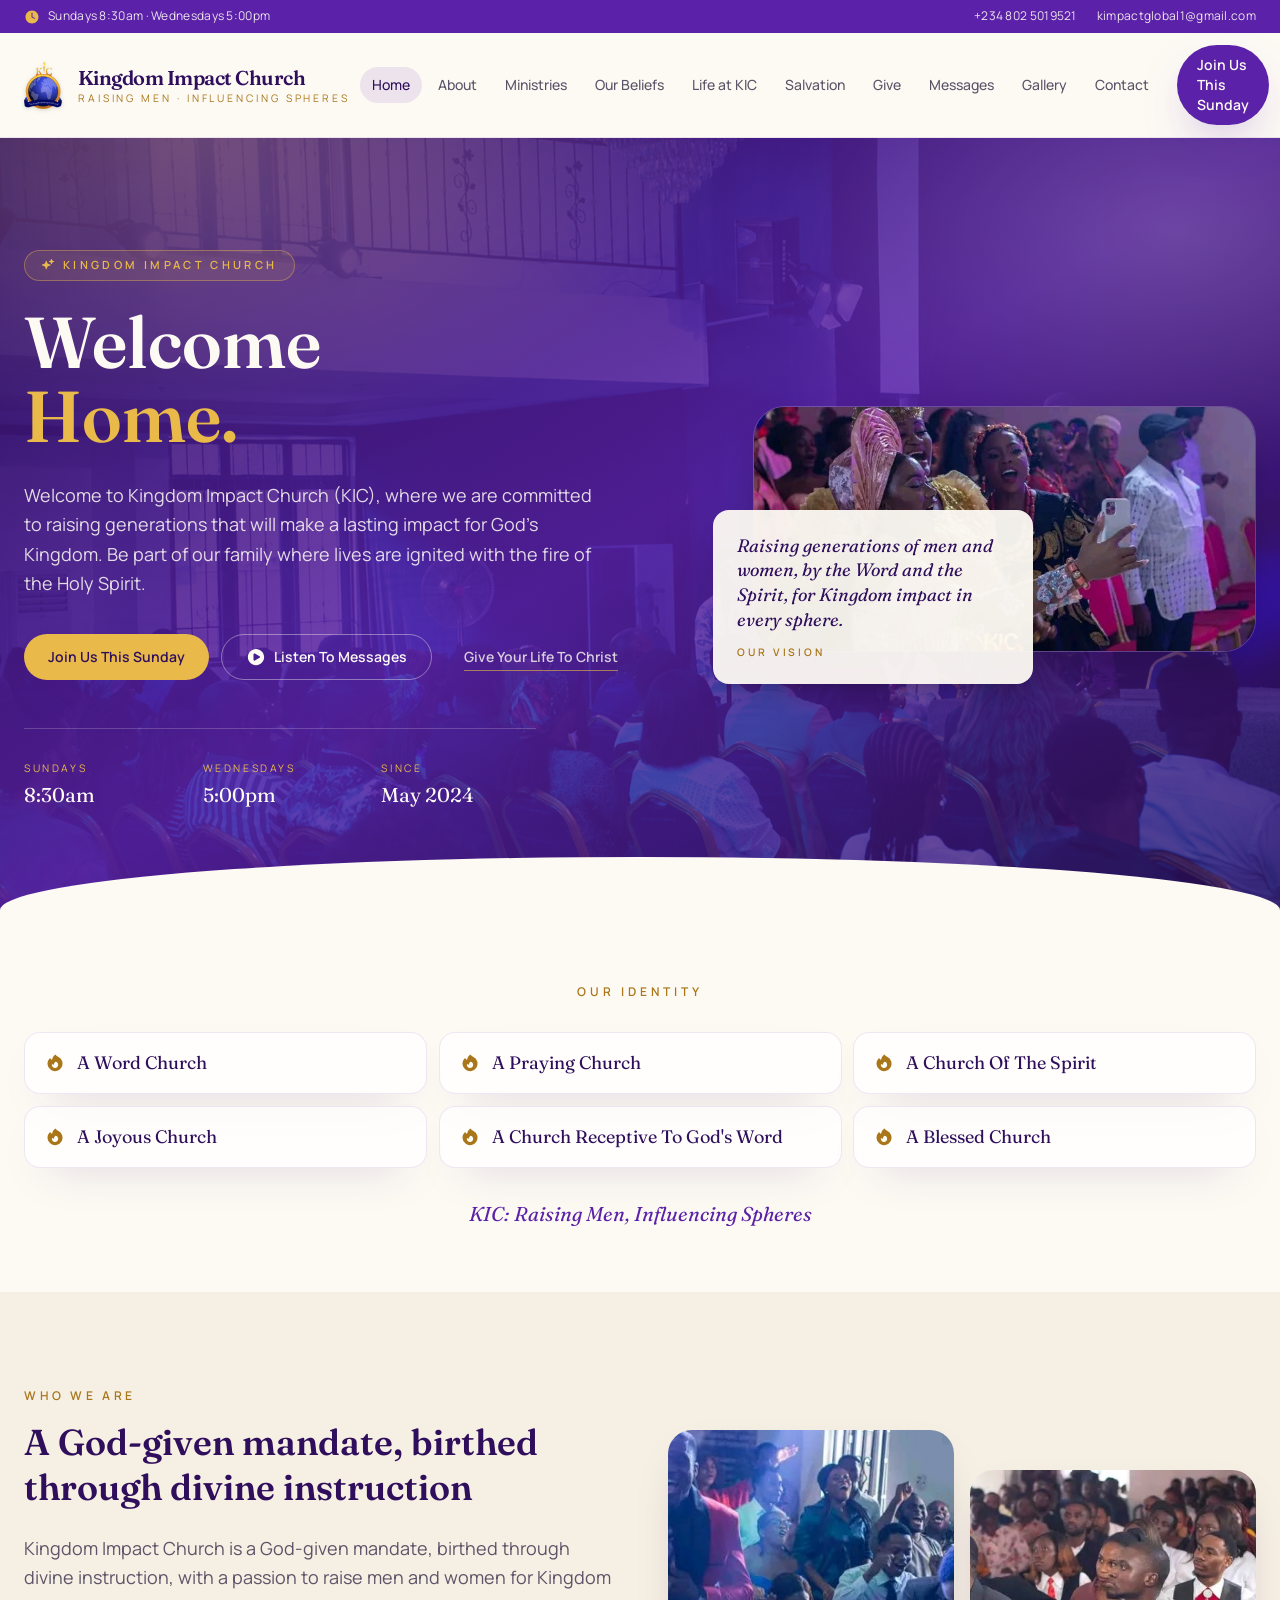
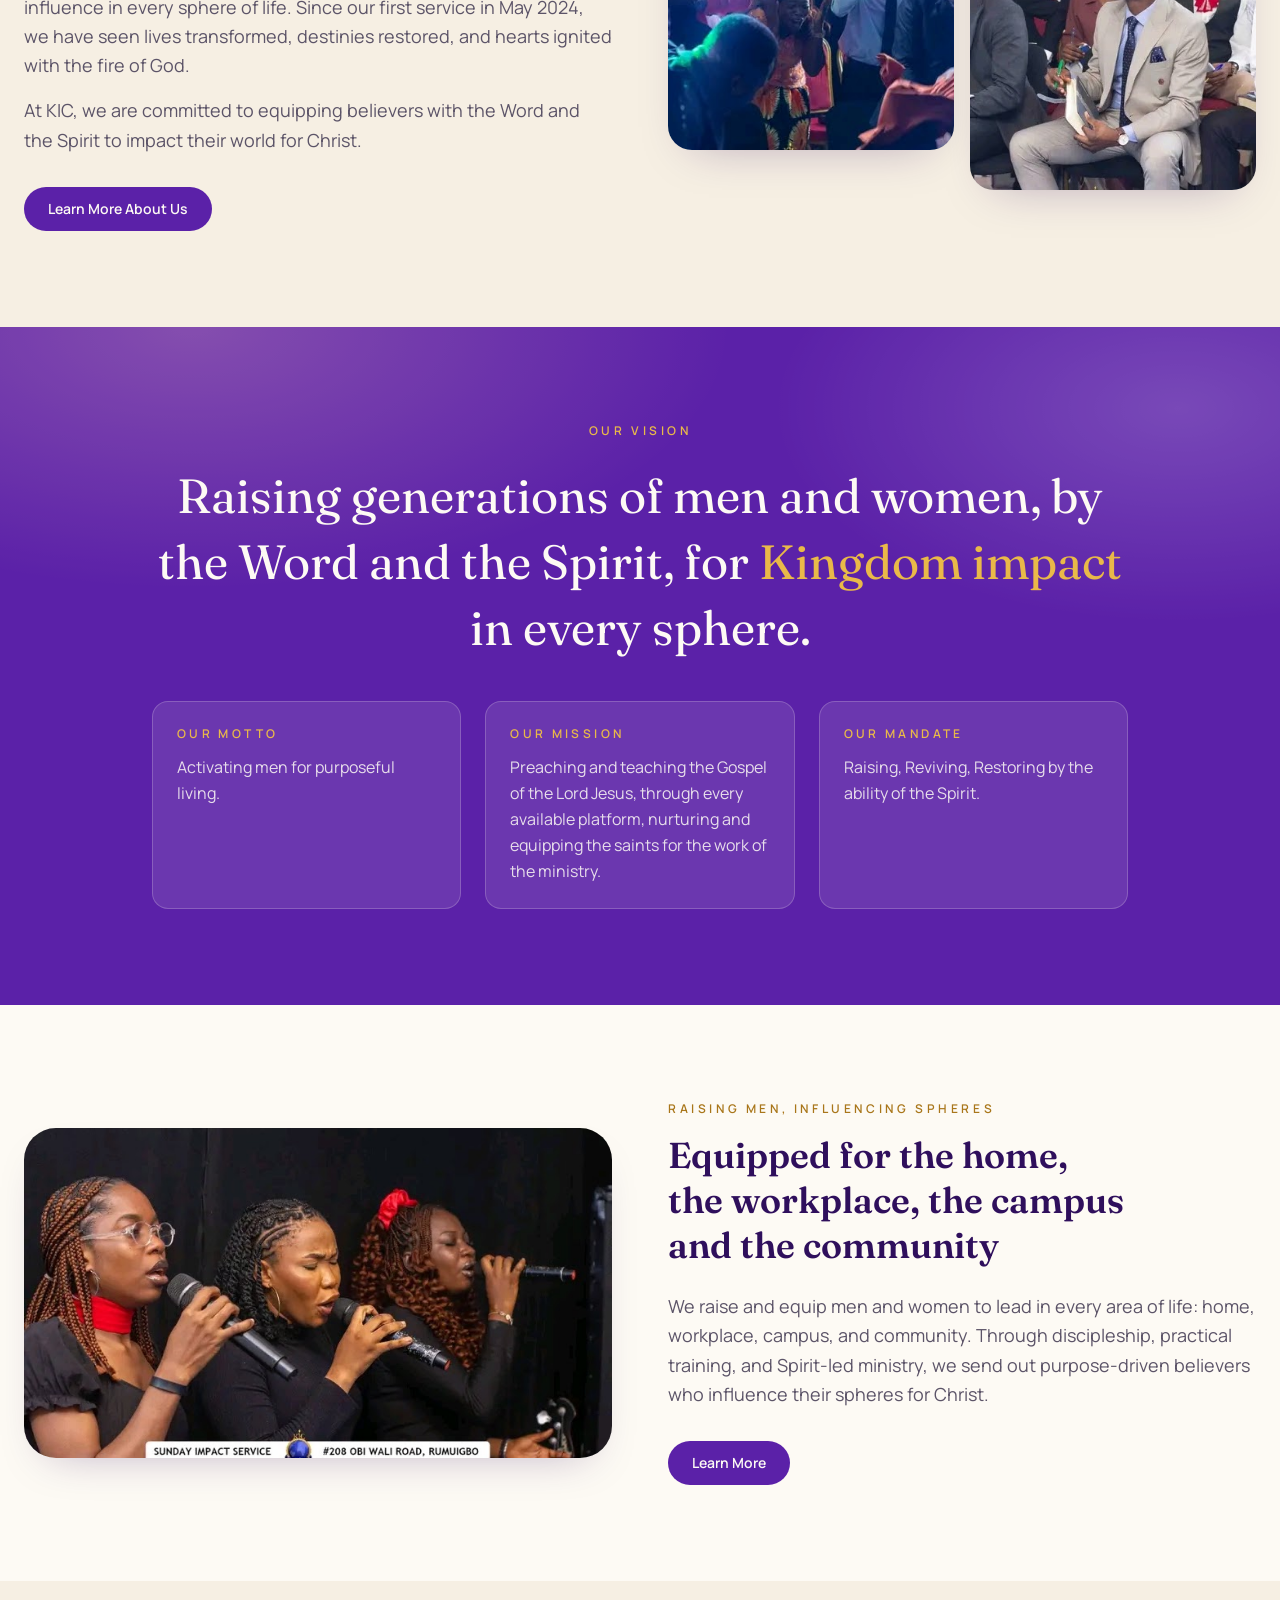
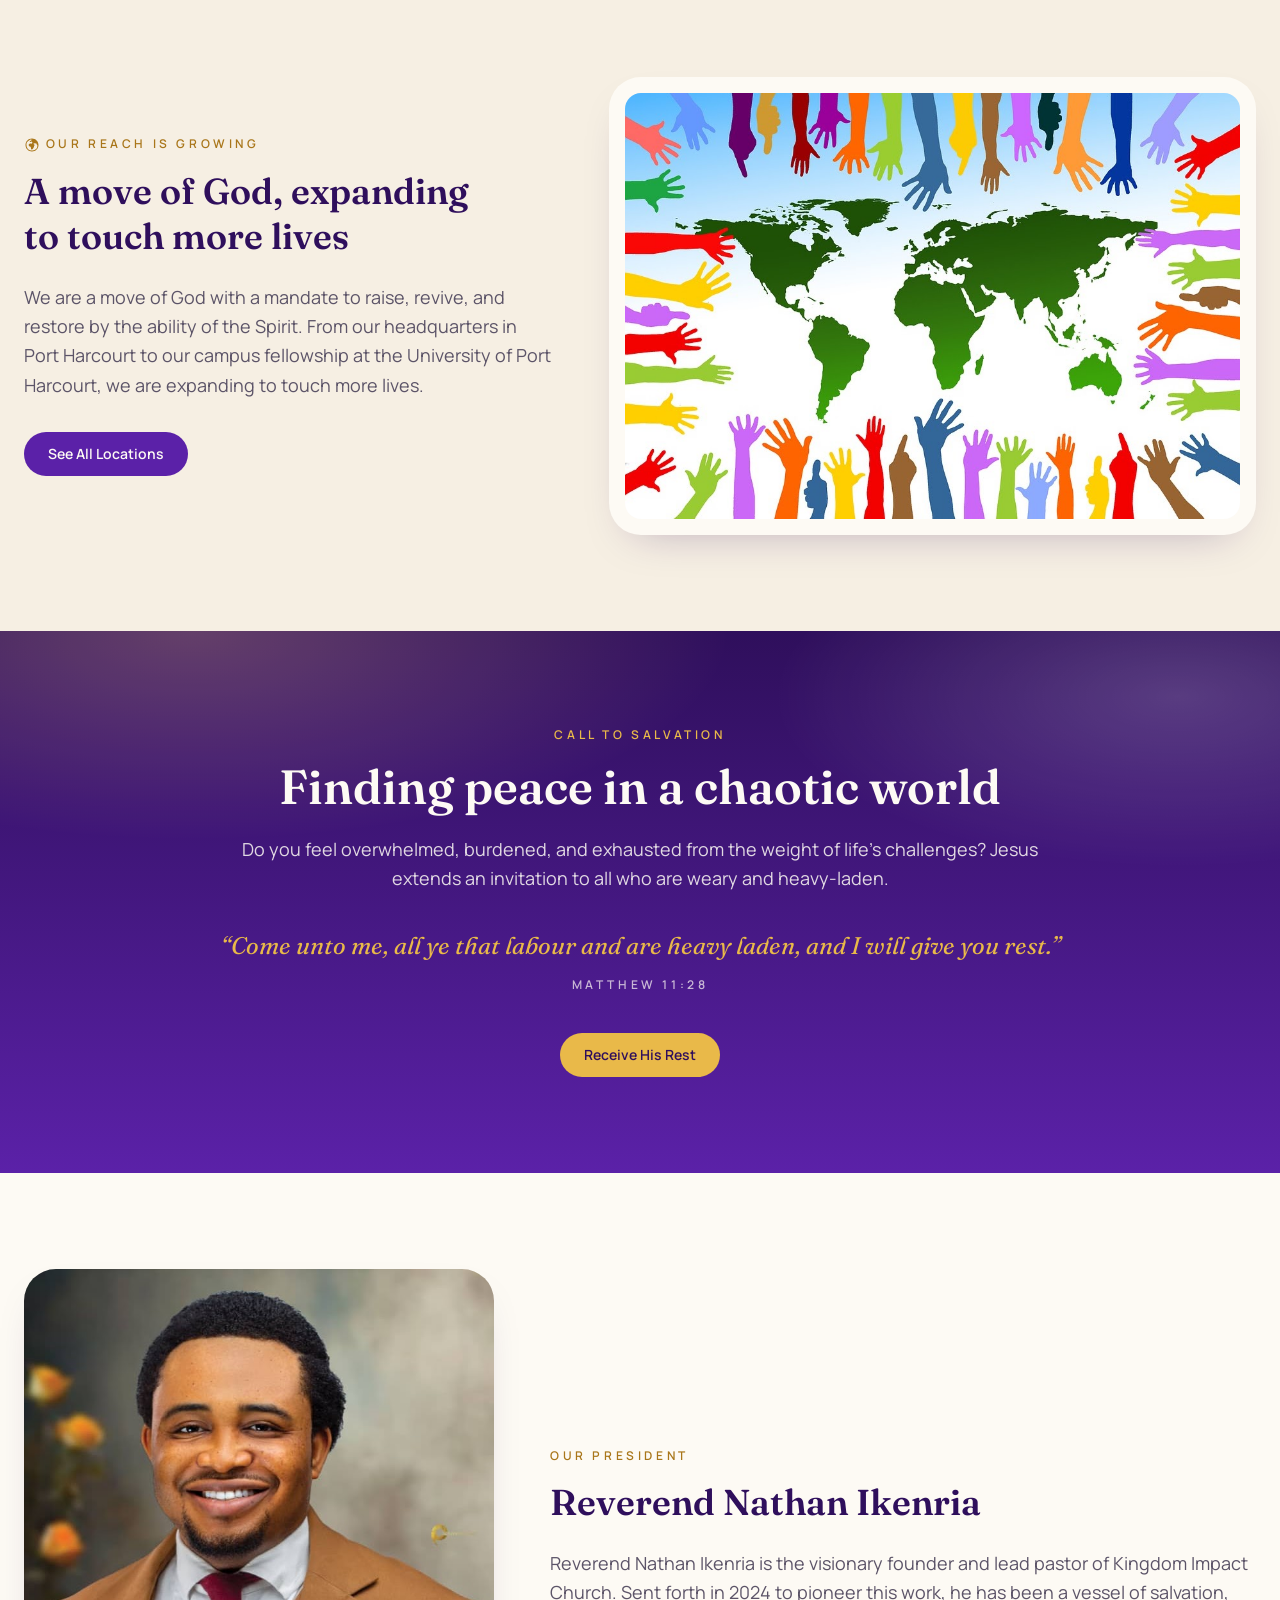
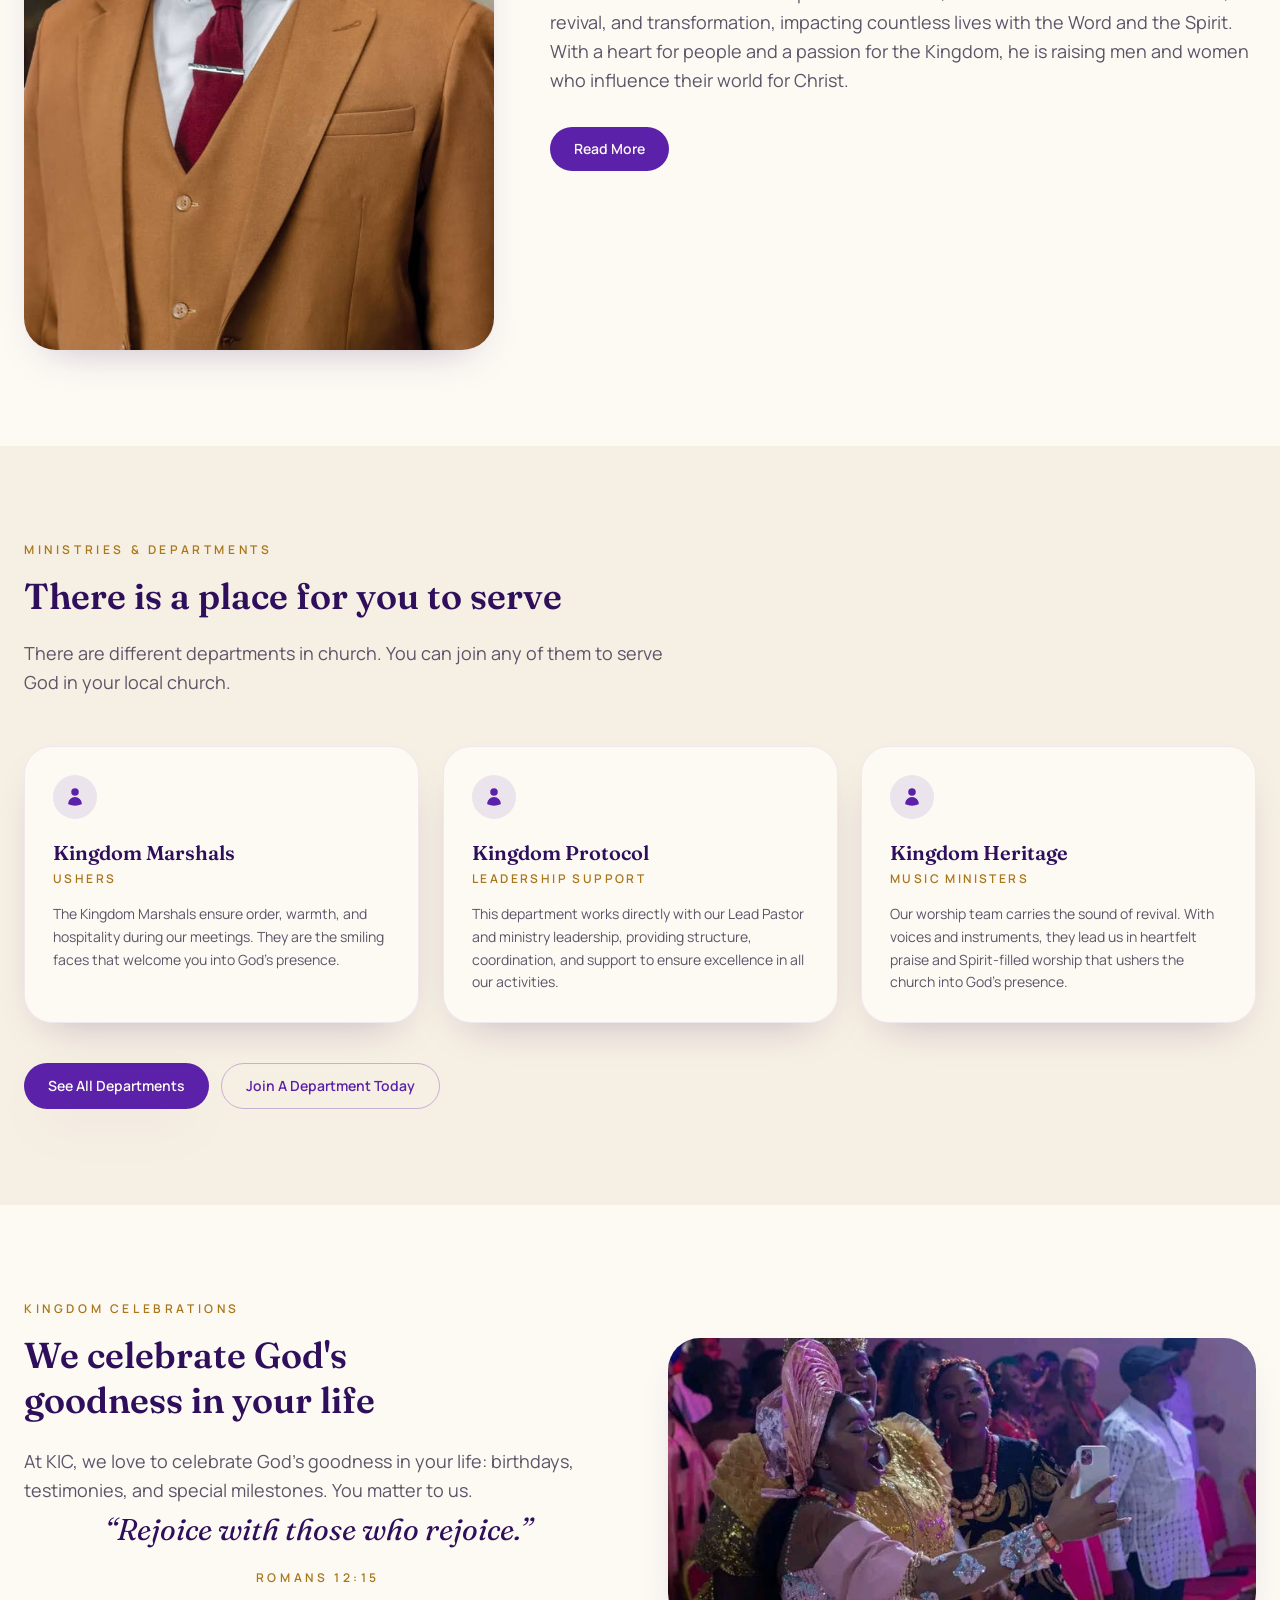
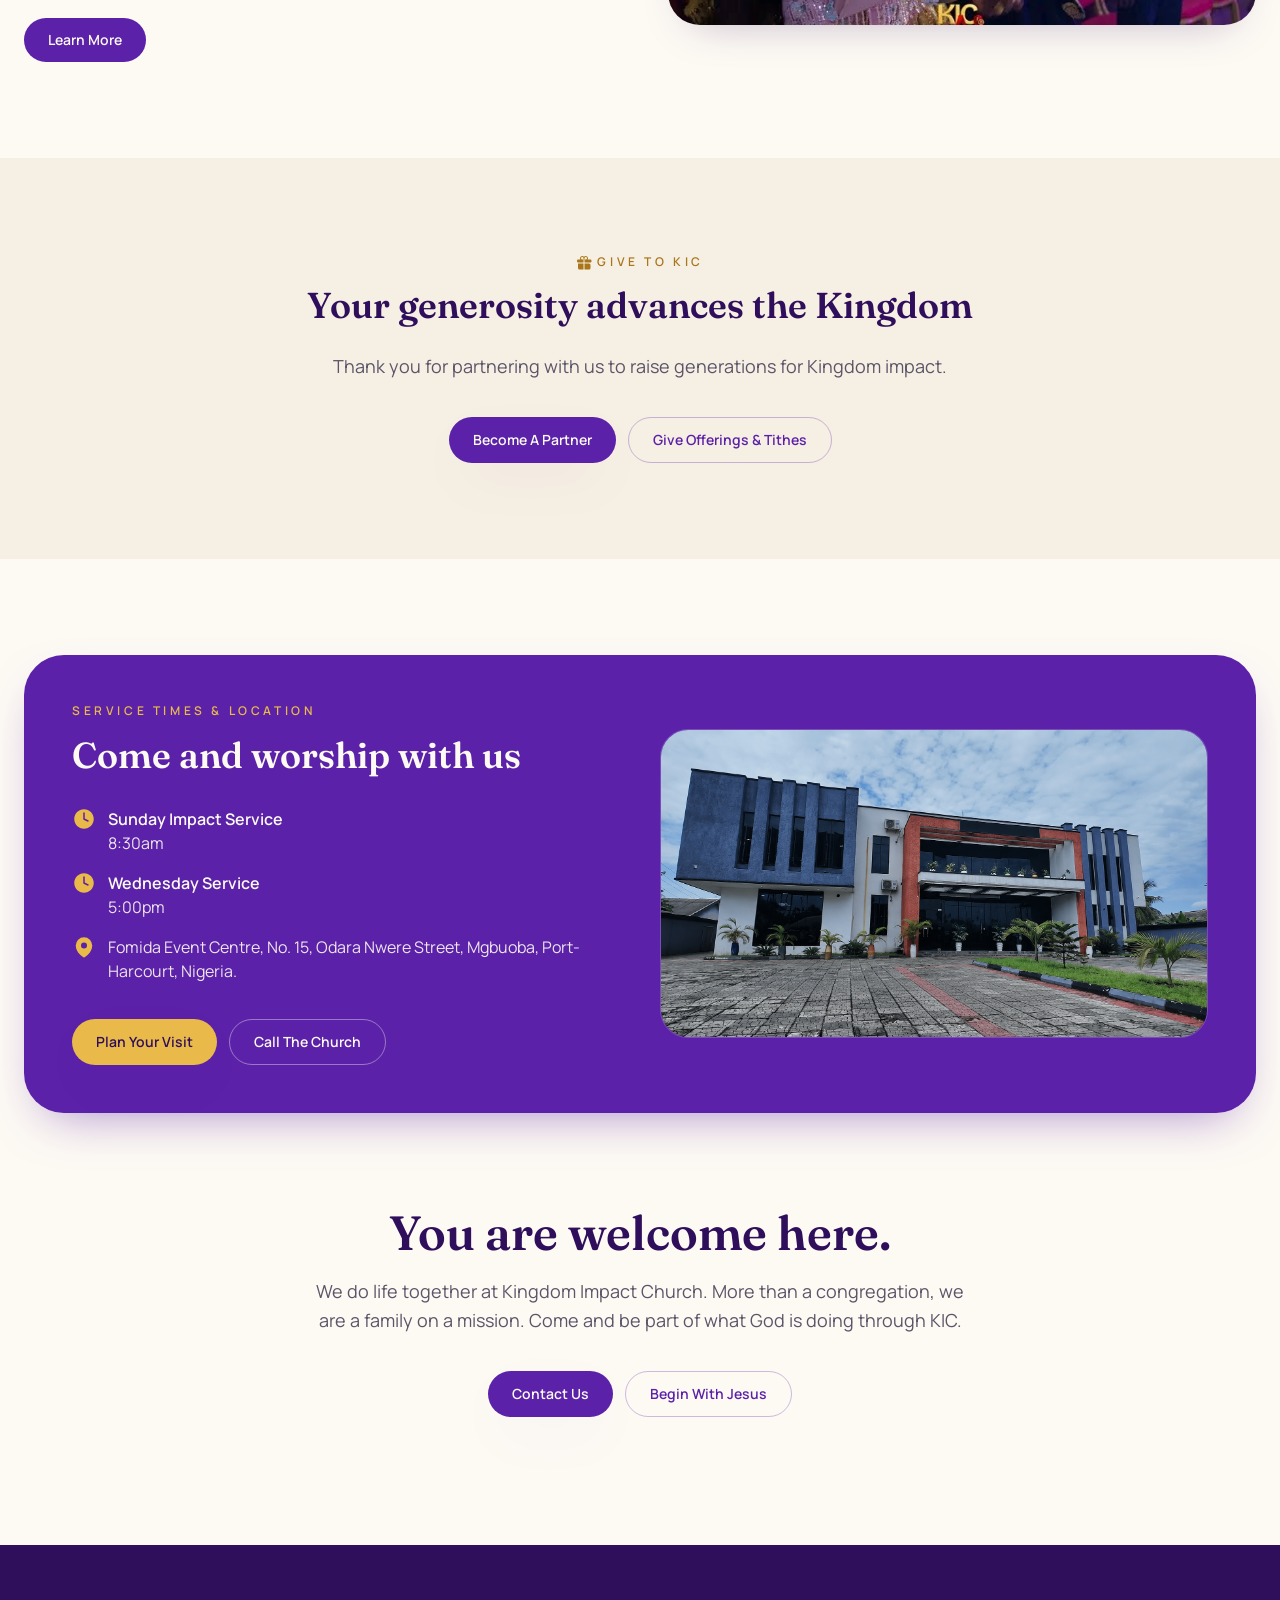
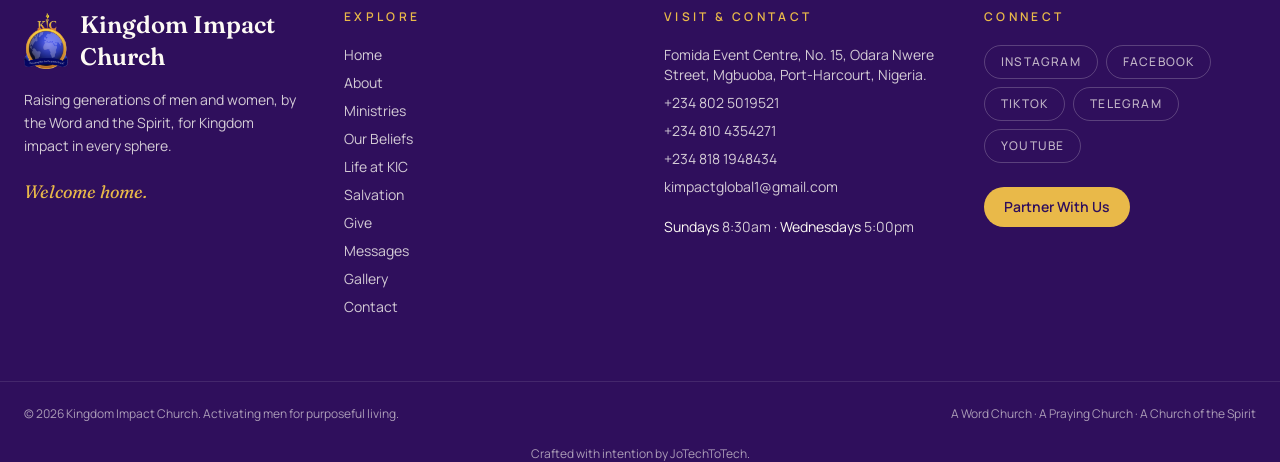
<file: index.html>
<!DOCTYPE html>
<html lang="en" class="scroll-smooth">
<head>
<meta charset="utf-8" />
<meta name="viewport" content="width=device-width, initial-scale=1" />
<title>Kingdom Impact Church | Welcome Home — Port Harcourt</title>
<meta name="description" content="Kingdom Impact Church, Port Harcourt: raising generations of men and women, by the Word and the Spirit, for Kingdom impact in every sphere. Sundays 8:30am, Wednesdays 5pm." />
<meta name="author" content="Kingdom Impact Church" />
<meta property="og:site_name" content="Kingdom Impact Church" />
<meta property="og:title" content="Kingdom Impact Church | Welcome Home — Port Harcourt" />
<meta property="og:description" content="Kingdom Impact Church, Port Harcourt: raising generations of men and women, by the Word and the Spirit, for Kingdom impact in every sphere. Sundays 8:30am, Wednesdays 5pm." />
<meta property="og:type" content="website" />
<meta property="og:image" content="assets/img/welcome-home.jpg" />
<meta name="twitter:card" content="summary_large_image" />
<meta name="twitter:title" content="Kingdom Impact Church | Welcome Home — Port Harcourt" />
<meta name="twitter:description" content="Kingdom Impact Church, Port Harcourt: raising generations of men and women, by the Word and the Spirit, for Kingdom impact in every sphere. Sundays 8:30am, Wednesdays 5pm." />
<link rel="canonical" href="index.html" />
<link rel="preconnect" href="https://fonts.googleapis.com" />
<link rel="preconnect" href="https://fonts.gstatic.com" crossorigin />
<link href="https://fonts.googleapis.com/css2?family=Fraunces:ital,opsz,wght@0,9..144,400;0,9..144,500;0,9..144,600;0,9..144,700;1,9..144,400;1,9..144,500&family=Manrope:wght@300;400;500;600;700&display=swap" rel="stylesheet" />
<link rel="stylesheet" href="assets/css/tailwind.css" />
<link rel="stylesheet" href="assets/css/site.css" />
<link rel="icon" href="favicon.png" type="image/png" />
<link rel="apple-touch-icon" href="favicon.png" />
</head>
<body class="bg-cream font-body text-ink antialiased">
<a href="#main" class="sr-only focus:not-sr-only focus:absolute focus:left-4 focus:top-4 focus:z-[100] focus:rounded-full focus:bg-royal focus:px-5 focus:py-2 focus:text-cream">Skip to main content</a>

<header class="sticky top-0 z-50 border-b border-royal/10 bg-cream/90 backdrop-blur-md">
  <div class="hidden bg-royal text-cream/90 lg:block">
    <div class="mx-auto flex max-w-7xl items-center justify-between gap-6 px-6 py-2 text-xs tracking-wide">
      <p class="flex items-center gap-2"><span class="text-gold"><svg class="h-4 w-4 inline" viewBox="0 0 24 24" fill="currentColor" aria-hidden="true"><path fill-rule="evenodd" d="M12 2.25c-5.385 0-9.75 4.365-9.75 9.75s4.365 9.75 9.75 9.75 9.75-4.365 9.75-9.75S17.385 2.25 12 2.25ZM12.75 6a.75.75 0 0 0-1.5 0v6c0 .284.16.544.415.67l4 2a.75.75 0 0 0 .67-1.34l-3.585-1.794V6Z" clip-rule="evenodd"/></svg></span> Sundays 8:30am &middot; Wednesdays 5:00pm</p>
      <div class="flex items-center gap-5">
        <a class="hover:text-gold transition" href="tel:+2348025019521">+234 802 5019521</a>
        <a class="hover:text-gold transition" href="mailto:kimpactglobal1@gmail.com">kimpactglobal1@gmail.com</a>
      </div>
    </div>
  </div>
  <div class="mx-auto flex max-w-7xl items-center justify-between gap-4 px-5 py-3 sm:px-6">
    <a href="index.html" class="flex items-center gap-3 md:gap-4" aria-label="Kingdom Impact Church home">
      <img src="assets/img/kic-logo.png" alt="Kingdom Impact Church logo" class="h-12 w-auto drop-shadow-sm" width="48" height="61" />
      <span class="leading-tight">
        <span class="block font-display text-lg font-semibold tracking-tight text-royal-deep sm:text-xl md:whitespace-nowrap">Kingdom Impact Church</span>
        <span class="block text-[0.65rem] uppercase tracking-[0.28em] text-gold-deep md:whitespace-nowrap">Raising Men &middot; Influencing Spheres</span>
      </span>
    </a>
    <nav class="hidden items-center m-5 gap-1 xl:flex" aria-label="Primary"><a href="index.html" class="nav-link nav-link-active" aria-current="page">Home</a><a href="about.html" class="nav-link">About</a><a href="ministries.html" class="nav-link">Ministries</a><a href="beliefs.html" class="nav-link">Our Beliefs</a><a href="life-at-kic.html" class="nav-link">Life at KIC</a><a href="salvation.html" class="nav-link">Salvation</a><a href="give.html" class="nav-link">Give</a><a href="messages.html" class="nav-link">Messages</a><a href="gallery.html" class="nav-link">Gallery</a><a href="contact.html" class="nav-link">Contact</a></nav>
    <div class="flex items-center gap-2">
      <a href="contact.html" class="hidden rounded-full bg-royal px-5 py-2.5 text-sm font-semibold text-cream shadow-glow transition hover:bg-royal-deep hover:-translate-y-0.5 sm:inline-flex">Join Us This Sunday</a>
      <button type="button" class="menu-toggle grid h-11 w-11 place-items-center rounded-full border border-royal/20 text-royal-deep xl:hidden" aria-label="Open menu" aria-expanded="false" aria-controls="mobile-nav">
        <svg class="h-6 w-6" fill="none" stroke="currentColor" stroke-width="1.8" viewBox="0 0 24 24" aria-hidden="true"><path stroke-linecap="round" d="M3.75 6.75h16.5M3.75 12h16.5M3.75 17.25h16.5"/></svg>
      </button>
    </div>
  </div>
  <div id="mobile-nav" class="hidden border-t border-royal/10 bg-cream xl:hidden">
    <nav class="mx-auto flex max-w-7xl flex-col px-5 py-3" aria-label="Mobile">
      <a href="index.html" class="mobile-link text-royal">Home</a><a href="about.html" class="mobile-link">About</a><a href="ministries.html" class="mobile-link">Ministries</a><a href="beliefs.html" class="mobile-link">Our Beliefs</a><a href="life-at-kic.html" class="mobile-link">Life at KIC</a><a href="salvation.html" class="mobile-link">Salvation</a><a href="give.html" class="mobile-link">Give</a><a href="messages.html" class="mobile-link">Messages</a><a href="gallery.html" class="mobile-link">Gallery</a><a href="contact.html" class="mobile-link">Contact</a>
      <a href="contact.html" class="mt-3 rounded-full bg-royal px-5 py-3 text-center text-sm font-semibold text-cream">Join Us This Sunday</a>
      <div class="mt-3 flex flex-wrap gap-4 border-t border-royal/10 pt-3 text-sm text-ink-soft">
        <a class="hover:text-royal" href="tel:+2348025019521">Call us</a>
        <a class="hover:text-royal" href="mailto:kimpactglobal1@gmail.com">Email us</a>
        <a class="hover:text-royal" href="https://www.google.com/maps/search/?api=1&query=208+Obi+Wali+Road,+Rumuigbo,+Port+Harcourt,+Nigeria" target="_blank" rel="noopener">Open map</a>
      </div>
    </nav>
  </div>
</header>
<main id="main">
<section class="relative isolate overflow-hidden">
  <img src="assets/img/welcome-home.jpg" alt="Kingdom Impact Church member holding a welcome home sign at a Sunday service" class="absolute inset-0 h-full w-full object-cover object-center" />
  <div class="absolute inset-0 bg-gradient-to-br from-royal-deep/95 via-royal/85 to-royal-deep/70"></div>
  <div class="light-rays"></div>
  <div class="relative mx-auto grid max-w-7xl gap-12 px-6 pb-28 pt-20 sm:pt-28 lg:grid-cols-[1.15fr_0.85fr] lg:items-center">
    <div>
      <p class="reveal inline-flex items-center gap-2 rounded-full border border-gold/40 bg-gold/10 px-4 py-1.5 text-[0.7rem] font-semibold uppercase tracking-[0.3em] text-gold"><svg class="h-3.5 w-3.5" viewBox="0 0 24 24" fill="currentColor" aria-hidden="true"><path fill-rule="evenodd" d="M9 4.5a.75.75 0 0 1 .721.544l.813 2.846a3.75 3.75 0 0 0 2.576 2.576l2.846.813a.75.75 0 0 1 0 1.442l-2.846.813a3.75 3.75 0 0 0-2.576 2.576l-.813 2.846a.75.75 0 0 1-1.442 0l-.813-2.846a3.75 3.75 0 0 0-2.576-2.576l-2.846-.813a.75.75 0 0 1 0-1.442l2.846-.813A3.75 3.75 0 0 0 7.466 7.89l.813-2.846A.75.75 0 0 1 9 4.5ZM18 1.5a.75.75 0 0 1 .728.568l.258 1.036c.236.94.97 1.674 1.91 1.91l1.036.258a.75.75 0 0 1 0 1.456l-1.036.258c-.94.236-1.674.97-1.91 1.91l-.258 1.036a.75.75 0 0 1-1.456 0l-.258-1.036a2.625 2.625 0 0 0-1.91-1.91l-1.036-.258a.75.75 0 0 1 0-1.456l1.036-.258a2.625 2.625 0 0 0 1.91-1.91l.258-1.036A.75.75 0 0 1 18 1.5Z" clip-rule="evenodd"/></svg> Kingdom Impact Church</p>
      <h1 class="reveal mt-6 font-display text-5xl font-semibold leading-[1.03] text-cream sm:text-6xl lg:text-7xl">Welcome<br /><span class="text-gold">Home.</span></h1>
      <p class="reveal mt-7 max-w-xl text-lg leading-relaxed text-cream/85">Welcome to Kingdom Impact Church (KIC), where we are committed to raising generations that will make a lasting impact for God's Kingdom. Be part of our family where lives are ignited with the fire of the Holy Spirit.</p>
      <div class="reveal mt-9 flex flex-wrap gap-3">
        <a href="contact.html" class="btn-gold">Join Us This Sunday</a>
        <a href="messages-library.html" target="_blank" rel="noopener" class="btn-outline-light"><svg class="h-5 w-5" viewBox="0 0 24 24" fill="currentColor" aria-hidden="true"><path fill-rule="evenodd" d="M2.25 12c0-5.385 4.365-9.75 9.75-9.75s9.75 4.365 9.75 9.75-4.365 9.75-9.75 9.75S2.25 17.385 2.25 12Zm14.024-.983a1.125 1.125 0 0 1 0 1.966l-5.603 3.113A1.125 1.125 0 0 1 9 15.113V8.887c0-.857.921-1.4 1.671-.983l5.603 3.113Z" clip-rule="evenodd"/></svg> Listen To Messages</a>
        <a href="salvation.html" class="btn-ghost-light">Give Your Life To Christ</a>
      </div>
      <dl class="reveal mt-12 grid max-w-lg grid-cols-2 gap-6 border-t border-cream/20 pt-8 text-cream sm:grid-cols-3">
        <div><dt class="text-[0.65rem] uppercase tracking-[0.25em] text-gold">Sundays</dt><dd class="mt-1 font-display text-xl">8:30am</dd></div>
        <div><dt class="text-[0.65rem] uppercase tracking-[0.25em] text-gold">Wednesdays</dt><dd class="mt-1 font-display text-xl">5:00pm</dd></div>
        <div><dt class="text-[0.65rem] uppercase tracking-[0.25em] text-gold">Since</dt><dd class="mt-1 font-display text-xl">May 2024</dd></div>
      </dl>
    </div>
    <div class="reveal relative hidden lg:block">
      <div class="overflow-hidden rounded-[2rem] border border-cream/20 shadow-2xl">
        <img src="assets/img/worship-celebration.jpg" alt="Members of Kingdom Impact Church rejoicing during a service" class="h-full w-full object-cover" loading="lazy" />
      </div>
      <div class="absolute -bottom-8 -left-10 max-w-xs rounded-2xl bg-cream/95 p-6 shadow-xl">
        <p class="font-display text-lg italic leading-snug text-royal-deep">Raising generations of men and women, by the Word and the Spirit, for Kingdom impact in every sphere.</p>
        <p class="mt-3 text-[0.65rem] font-semibold uppercase tracking-[0.28em] text-gold-deep">Our Vision</p>
      </div>
    </div>
  </div>
  <div class="curve-divider"></div>
</section>

<section class="bg-cream py-16">
  <div class="mx-auto max-w-7xl px-6">
    <h2 class="text-center text-xs font-semibold uppercase tracking-[0.34em] text-gold-deep">Our Identity</h2>
    <div class="mt-8 grid gap-3 sm:grid-cols-2 lg:grid-cols-3">
      <div class="reveal identity-card"><svg class="h-5 w-5 text-gold-deep" viewBox="0 0 24 24" fill="currentColor" aria-hidden="true"><path fill-rule="evenodd" d="M12.963 2.286a.75.75 0 0 0-1.071-.136 9.742 9.742 0 0 0-3.539 6.176 7.547 7.547 0 0 1-1.705-1.715.75.75 0 0 0-1.152-.082A9 9 0 1 0 15.68 4.534a7.46 7.46 0 0 1-2.717-2.248ZM15.75 14.25a3.75 3.75 0 1 1-7.313-1.172c.628.465 1.35.81 2.133 1a5.99 5.99 0 0 1 1.925-3.546 3.75 3.75 0 0 1 3.255 3.718Z" clip-rule="evenodd"/></svg><span>A Word Church</span></div><div class="reveal identity-card"><svg class="h-5 w-5 text-gold-deep" viewBox="0 0 24 24" fill="currentColor" aria-hidden="true"><path fill-rule="evenodd" d="M12.963 2.286a.75.75 0 0 0-1.071-.136 9.742 9.742 0 0 0-3.539 6.176 7.547 7.547 0 0 1-1.705-1.715.75.75 0 0 0-1.152-.082A9 9 0 1 0 15.68 4.534a7.46 7.46 0 0 1-2.717-2.248ZM15.75 14.25a3.75 3.75 0 1 1-7.313-1.172c.628.465 1.35.81 2.133 1a5.99 5.99 0 0 1 1.925-3.546 3.75 3.75 0 0 1 3.255 3.718Z" clip-rule="evenodd"/></svg><span>A Praying Church</span></div><div class="reveal identity-card"><svg class="h-5 w-5 text-gold-deep" viewBox="0 0 24 24" fill="currentColor" aria-hidden="true"><path fill-rule="evenodd" d="M12.963 2.286a.75.75 0 0 0-1.071-.136 9.742 9.742 0 0 0-3.539 6.176 7.547 7.547 0 0 1-1.705-1.715.75.75 0 0 0-1.152-.082A9 9 0 1 0 15.68 4.534a7.46 7.46 0 0 1-2.717-2.248ZM15.75 14.25a3.75 3.75 0 1 1-7.313-1.172c.628.465 1.35.81 2.133 1a5.99 5.99 0 0 1 1.925-3.546 3.75 3.75 0 0 1 3.255 3.718Z" clip-rule="evenodd"/></svg><span>A Church Of The Spirit</span></div><div class="reveal identity-card"><svg class="h-5 w-5 text-gold-deep" viewBox="0 0 24 24" fill="currentColor" aria-hidden="true"><path fill-rule="evenodd" d="M12.963 2.286a.75.75 0 0 0-1.071-.136 9.742 9.742 0 0 0-3.539 6.176 7.547 7.547 0 0 1-1.705-1.715.75.75 0 0 0-1.152-.082A9 9 0 1 0 15.68 4.534a7.46 7.46 0 0 1-2.717-2.248ZM15.75 14.25a3.75 3.75 0 1 1-7.313-1.172c.628.465 1.35.81 2.133 1a5.99 5.99 0 0 1 1.925-3.546 3.75 3.75 0 0 1 3.255 3.718Z" clip-rule="evenodd"/></svg><span>A Joyous Church</span></div><div class="reveal identity-card"><svg class="h-5 w-5 text-gold-deep" viewBox="0 0 24 24" fill="currentColor" aria-hidden="true"><path fill-rule="evenodd" d="M12.963 2.286a.75.75 0 0 0-1.071-.136 9.742 9.742 0 0 0-3.539 6.176 7.547 7.547 0 0 1-1.705-1.715.75.75 0 0 0-1.152-.082A9 9 0 1 0 15.68 4.534a7.46 7.46 0 0 1-2.717-2.248ZM15.75 14.25a3.75 3.75 0 1 1-7.313-1.172c.628.465 1.35.81 2.133 1a5.99 5.99 0 0 1 1.925-3.546 3.75 3.75 0 0 1 3.255 3.718Z" clip-rule="evenodd"/></svg><span>A Church Receptive To God's Word</span></div><div class="reveal identity-card"><svg class="h-5 w-5 text-gold-deep" viewBox="0 0 24 24" fill="currentColor" aria-hidden="true"><path fill-rule="evenodd" d="M12.963 2.286a.75.75 0 0 0-1.071-.136 9.742 9.742 0 0 0-3.539 6.176 7.547 7.547 0 0 1-1.705-1.715.75.75 0 0 0-1.152-.082A9 9 0 1 0 15.68 4.534a7.46 7.46 0 0 1-2.717-2.248ZM15.75 14.25a3.75 3.75 0 1 1-7.313-1.172c.628.465 1.35.81 2.133 1a5.99 5.99 0 0 1 1.925-3.546 3.75 3.75 0 0 1 3.255 3.718Z" clip-rule="evenodd"/></svg><span>A Blessed Church</span></div>
    </div>
    <p class="mt-8 text-center font-display text-xl italic text-royal">KIC: Raising Men, Influencing Spheres</p>
  </div>
</section>

<section class="bg-sand py-20 sm:py-24">
  <div class="mx-auto grid max-w-7xl items-center gap-14 px-6 lg:grid-cols-2">
    <div class="reveal order-2 lg:order-1">
      <p class="eyebrow">Who We Are</p>
      <h2 class="section-title">A God-given mandate, birthed through divine instruction</h2>
      <p class="mt-6 text-lg leading-relaxed text-ink-soft">Kingdom Impact Church is a God-given mandate, birthed through divine instruction, with a passion to raise men and women for Kingdom influence in every sphere of life. Since our first service in May 2024, we have seen lives transformed, destinies restored, and hearts ignited with the fire of God.</p>
      <p class="mt-4 text-lg leading-relaxed text-ink-soft">At KIC, we are committed to equipping believers with the Word and the Spirit to impact their world for Christ.</p>
      <a href="about.html" class="btn-primary mt-8">Learn More About Us</a>
    </div>
    <div class="reveal order-1 lg:order-2 grid gap-4 sm:grid-cols-2">
      <img src="assets/img/prayer-altar.jpg" alt="Congregation praying together at Kingdom Impact Church" class="h-64 w-full rounded-3xl object-cover shadow-soft sm:h-80" loading="lazy" />
      <img src="assets/img/congregation.jpg" alt="Members seated and attentive during a Kingdom Impact Church service" class="h-64 w-full rounded-3xl object-cover shadow-soft sm:mt-10 sm:h-80" loading="lazy" />
    </div>
  </div>
</section>

<section class="relative overflow-hidden bg-royal py-20 text-cream sm:py-24">
  <div class="light-rays"></div>
  <div class="relative mx-auto max-w-5xl px-6 text-center">
    <p class="eyebrow text-gold">Our Vision</p>
    <p class="mt-6 font-display text-3xl leading-snug sm:text-4xl lg:text-5xl">Raising generations of men and women, by the Word and the Spirit, for <span class="text-gold">Kingdom impact</span> in every sphere.</p>
    <div class="mt-10 grid gap-6 text-left sm:grid-cols-3">
      <div class="pillar"><h3>Our Motto</h3><p>Activating men for purposeful living.</p></div>
      <div class="pillar"><h3>Our Mission</h3><p>Preaching and teaching the Gospel of the Lord Jesus, through every available platform, nurturing and equipping the saints for the work of the ministry.</p></div>
      <div class="pillar"><h3>Our Mandate</h3><p>Raising, Reviving, Restoring by the ability of the Spirit.</p></div>
    </div>
  </div>
</section>

<section class="bg-cream py-20 sm:py-24">
  <div class="mx-auto grid max-w-7xl items-center gap-14 px-6 lg:grid-cols-2">
    <div class="reveal overflow-hidden rounded-[2rem] shadow-soft">
      <img src="assets/img/kingdom-heritage.jpg" alt="Kingdom Heritage worship team ministering in song" class="h-full w-full object-cover" loading="lazy" />
    </div>
    <div class="reveal">
      <p class="eyebrow">Raising Men, Influencing Spheres</p>
      <h2 class="section-title">Equipped for the home, the workplace, the campus and the community</h2>
      <p class="mt-6 text-lg leading-relaxed text-ink-soft">We raise and equip men and women to lead in every area of life: home, workplace, campus, and community. Through discipleship, practical training, and Spirit-led ministry, we send out purpose-driven believers who influence their spheres for Christ.</p>
      <a href="about.html" class="btn-primary mt-8">Learn More</a>
    </div>
  </div>
</section>

<section class="bg-sand py-20 sm:py-24">
  <div class="mx-auto grid max-w-7xl items-center gap-14 px-6 lg:grid-cols-[0.9fr_1.1fr]">
    <div class="reveal">
      <p class="eyebrow"><svg class="h-4 w-4 inline text-gold-deep" viewBox="0 0 24 24" fill="currentColor" aria-hidden="true"><path fill-rule="evenodd" d="M12 2.25c-5.385 0-9.75 4.365-9.75 9.75s4.365 9.75 9.75 9.75 9.75-4.365 9.75-9.75S17.385 2.25 12 2.25ZM8.547 4.505a8.25 8.25 0 1 0 11.672 8.214l-.46-.46a2.252 2.252 0 0 1-.422-.586l-1.08-2.16a.414.414 0 0 0-.663-.107.827.827 0 0 1-.812.21l-1.273-.363a.89.89 0 0 0-.738 1.595l.587.39c.59.395.674 1.23.172 1.732l-.2.2c-.211.212-.33.498-.33.796v.41c0 .409-.11.809-.32 1.158l-1.315 2.191a2.11 2.11 0 0 1-1.81 1.025 1.055 1.055 0 0 1-1.055-1.055v-1.172c0-.92-.56-1.747-1.414-2.089l-.655-.261a2.25 2.25 0 0 1-1.383-2.46l.007-.042a2.25 2.25 0 0 1 .29-.787l.09-.15a2.25 2.25 0 0 1 2.37-1.048l1.178.236a1.125 1.125 0 0 0 1.302-.795l.208-.73a1.125 1.125 0 0 0-.578-1.315l-.665-.332-.091.091a2.25 2.25 0 0 1-1.591.659h-.18a.75.75 0 0 1 0-1.5h.18l.09-.091.83-.83a2.25 2.25 0 0 1 1.59-.659h1.043l.005-.005a8.212 8.212 0 0 0-3.628-.834Z" clip-rule="evenodd"/></svg> Our Reach Is Growing</p>
      <h2 class="section-title">A move of God, expanding to touch more lives</h2>
      <p class="mt-6 text-lg leading-relaxed text-ink-soft">We are a move of God with a mandate to raise, revive, and restore by the ability of the Spirit. From our headquarters in Port Harcourt to our campus fellowship at the University of Port Harcourt, we are expanding to touch more lives.</p>
      <a href="contact.html" class="btn-primary mt-8">See All Locations</a>
    </div>
    <div class="reveal overflow-hidden rounded-[2rem] bg-cream p-4 shadow-soft">
      <img src="assets/img/our-reach.jpg" alt="Illustration of raised hands around the world representing the church's growing reach" class="w-full rounded-2xl object-cover" loading="lazy" />
    </div>
  </div>
</section>

<section class="relative overflow-hidden bg-gradient-to-b from-royal-deep to-royal py-20 text-cream sm:py-24">
  <div class="light-rays"></div>
  <div class="relative mx-auto max-w-4xl px-6 text-center">
    <p class="eyebrow text-gold">Call To Salvation</p>
    <h2 class="mt-5 font-display text-4xl font-semibold sm:text-5xl">Finding peace in a chaotic world</h2>
    <p class="mt-6 text-lg leading-relaxed text-cream/85">Do you feel overwhelmed, burdened, and exhausted from the weight of life's challenges? Jesus extends an invitation to all who are weary and heavy-laden.</p>
    <p class="mt-8 font-display text-2xl italic leading-relaxed text-gold">&ldquo;Come unto me, all ye that labour and are heavy laden, and I will give you rest.&rdquo;</p>
    <p class="mt-3 text-xs font-semibold uppercase tracking-[0.3em] text-cream/70">Matthew 11:28</p>
    <a href="salvation.html" class="btn-gold mt-10">Receive His Rest</a>
  </div>
</section>

<section class="bg-cream py-20 sm:py-24">
  <div class="mx-auto grid max-w-7xl items-center gap-14 px-6 lg:grid-cols-[0.8fr_1.2fr]">
    <div class="reveal overflow-hidden rounded-[2rem] shadow-soft">
      <img src="assets/img/rev-nathan-ikenria.jpg" alt="Reverend Nathan Ikenria, President of Kingdom Impact Church" class="h-full w-full object-cover" loading="lazy" />
    </div>
    <div class="reveal">
      <p class="eyebrow">Our President</p>
      <h2 class="section-title">Reverend Nathan Ikenria</h2>
      <p class="mt-6 text-lg leading-relaxed text-ink-soft">Reverend Nathan Ikenria is the visionary founder and lead pastor of Kingdom Impact Church. Sent forth in 2024 to pioneer this work, he has been a vessel of salvation, revival, and transformation, impacting countless lives with the Word and the Spirit. With a heart for people and a passion for the Kingdom, he is raising men and women who influence their world for Christ.</p>
      <a href="about.html" class="btn-primary mt-8">Read More</a>
    </div>
  </div>
</section>

<section class="bg-sand py-20 sm:py-24">
  <div class="mx-auto max-w-7xl px-6">
    <div class="max-w-2xl">
      <p class="eyebrow">Ministries &amp; Departments</p>
      <h2 class="section-title">There is a place for you to serve</h2>
      <p class="mt-5 text-lg leading-relaxed text-ink-soft">There are different departments in church. You can join any of them to serve God in your local church.</p>
    </div>
    <div class="mt-12 grid gap-6 sm:grid-cols-2 lg:grid-cols-3">
      <article class="reveal card">
        <span class="card-icon"><svg class="h-5 w-5" viewBox="0 0 24 24" fill="currentColor" aria-hidden="true"><path fill-rule="evenodd" d="M7.5 6a4.5 4.5 0 1 1 9 0 4.5 4.5 0 0 1-9 0ZM3.751 20.105a8.25 8.25 0 0 1 16.498 0 .75.75 0 0 1-.437.695A18.683 18.683 0 0 1 12 22.5c-2.786 0-5.433-.608-7.812-1.7a.75.75 0 0 1-.437-.695Z" clip-rule="evenodd"/></svg></span>
        <h3 class="mt-5 font-display text-xl font-semibold text-royal-deep">Kingdom Marshals</h3>
        <p class="mt-1 text-xs font-semibold uppercase tracking-[0.2em] text-gold-deep">Ushers</p>
        <p class="mt-4 text-sm leading-relaxed text-ink-soft">The Kingdom Marshals ensure order, warmth, and hospitality during our meetings. They are the smiling faces that welcome you into God's presence.</p>
      </article><article class="reveal card">
        <span class="card-icon"><svg class="h-5 w-5" viewBox="0 0 24 24" fill="currentColor" aria-hidden="true"><path fill-rule="evenodd" d="M7.5 6a4.5 4.5 0 1 1 9 0 4.5 4.5 0 0 1-9 0ZM3.751 20.105a8.25 8.25 0 0 1 16.498 0 .75.75 0 0 1-.437.695A18.683 18.683 0 0 1 12 22.5c-2.786 0-5.433-.608-7.812-1.7a.75.75 0 0 1-.437-.695Z" clip-rule="evenodd"/></svg></span>
        <h3 class="mt-5 font-display text-xl font-semibold text-royal-deep">Kingdom Protocol</h3>
        <p class="mt-1 text-xs font-semibold uppercase tracking-[0.2em] text-gold-deep">Leadership Support</p>
        <p class="mt-4 text-sm leading-relaxed text-ink-soft">This department works directly with our Lead Pastor and ministry leadership, providing structure, coordination, and support to ensure excellence in all our activities.</p>
      </article><article class="reveal card">
        <span class="card-icon"><svg class="h-5 w-5" viewBox="0 0 24 24" fill="currentColor" aria-hidden="true"><path fill-rule="evenodd" d="M7.5 6a4.5 4.5 0 1 1 9 0 4.5 4.5 0 0 1-9 0ZM3.751 20.105a8.25 8.25 0 0 1 16.498 0 .75.75 0 0 1-.437.695A18.683 18.683 0 0 1 12 22.5c-2.786 0-5.433-.608-7.812-1.7a.75.75 0 0 1-.437-.695Z" clip-rule="evenodd"/></svg></span>
        <h3 class="mt-5 font-display text-xl font-semibold text-royal-deep">Kingdom Heritage</h3>
        <p class="mt-1 text-xs font-semibold uppercase tracking-[0.2em] text-gold-deep">Music Ministers</p>
        <p class="mt-4 text-sm leading-relaxed text-ink-soft">Our worship team carries the sound of revival. With voices and instruments, they lead us in heartfelt praise and Spirit-filled worship that ushers the church into God's presence.</p>
      </article>
    </div>
    <div class="mt-10 flex flex-wrap gap-3">
      <a href="ministries.html" class="btn-primary">See All Departments</a>
      <a href="https://wa.link/f9ex92" target="_blank" rel="noopener" class="btn-outline">Join A Department Today</a>
    </div>
  </div>
</section>

<section class="bg-cream py-20 sm:py-24">
  <div class="mx-auto grid max-w-7xl items-center gap-14 px-6 lg:grid-cols-2">
    <div class="reveal">
      <p class="eyebrow">Kingdom Celebrations</p>
      <h2 class="section-title">We celebrate God's goodness in your life</h2>
      <p class="mt-6 text-lg leading-relaxed text-ink-soft">At KIC, we love to celebrate God's goodness in your life: birthdays, testimonies, and special milestones. You matter to us.</p>
      
<figure class="mx-auto max-w-3xl text-center">
  <blockquote class="font-display text-2xl italic leading-relaxed text-royal-deep sm:text-3xl">&ldquo;Rejoice with those who rejoice.&rdquo;</blockquote>
  <figcaption class="mt-4 text-xs font-semibold uppercase tracking-[0.3em] text-gold-deep">Romans 12:15</figcaption>
</figure>

      <a href="life-at-kic.html" class="btn-primary mt-8">Learn More</a>
    </div>
    <div class="reveal overflow-hidden rounded-[2rem] shadow-soft">
      <img src="assets/img/worship-celebration.jpg" alt="Church family celebrating together at Kingdom Impact Church" class="h-full w-full object-cover" loading="lazy" />
    </div>
  </div>
</section>

<section class="bg-sand py-20 sm:py-24">
  <div class="mx-auto max-w-5xl px-6 text-center">
    <p class="eyebrow"><svg class="h-4 w-4 inline text-gold-deep" viewBox="0 0 24 24" fill="currentColor" aria-hidden="true"><path d="M9.375 3a1.875 1.875 0 0 0 0 3.75h1.875v4.5H3.375A1.875 1.875 0 0 1 1.5 9.375v-.75c0-1.036.84-1.875 1.875-1.875h3.193A3.375 3.375 0 0 1 12 2.753a3.375 3.375 0 0 1 5.432 3.997h3.943c1.035 0 1.875.84 1.875 1.875v.75c0 1.036-.84 1.875-1.875 1.875H12.75v-4.5h1.875a1.875 1.875 0 1 0-1.875-1.875V6.75h-1.5V4.875C11.25 3.839 10.41 3 9.375 3ZM11.25 12.75H3v6.75a2.25 2.25 0 0 0 2.25 2.25h6v-9ZM12.75 12.75v9h6.75a2.25 2.25 0 0 0 2.25-2.25v-4.5a2.25 2.25 0 0 0-2.25-2.25h-6.75Z"/></svg> Give To KIC</p>
    <h2 class="section-title mt-3">Your generosity advances the Kingdom</h2>
    <p class="mx-auto mt-6 max-w-2xl text-lg leading-relaxed text-ink-soft">Thank you for partnering with us to raise generations for Kingdom impact.</p>
    <div class="mt-9 flex flex-wrap justify-center gap-3">
      <a href="give.html" class="btn-primary">Become A Partner</a>
      <a href="https://paystack.shop/pay/kic-freewilloffering" target="_blank" rel="noopener" class="btn-outline">Give Offerings &amp; Tithes</a>
    </div>
  </div>
</section>

<section class="bg-cream py-20 sm:py-24">
  <div class="mx-auto max-w-7xl px-6">
    <div class="grid gap-10 rounded-[2.5rem] bg-royal p-8 text-cream shadow-glow sm:p-12 lg:grid-cols-2 lg:items-center">
      <div>
        <p class="eyebrow text-gold">Service Times &amp; Location</p>
        <h2 class="mt-4 font-display text-3xl font-semibold sm:text-4xl">Come and worship with us</h2>
        <ul class="mt-8 space-y-4 text-cream/90">
          <li class="flex gap-3"><svg class="h-6 w-6 shrink-0 text-gold" viewBox="0 0 24 24" fill="currentColor" aria-hidden="true"><path fill-rule="evenodd" d="M12 2.25c-5.385 0-9.75 4.365-9.75 9.75s4.365 9.75 9.75 9.75 9.75-4.365 9.75-9.75S17.385 2.25 12 2.25ZM12.75 6a.75.75 0 0 0-1.5 0v6c0 .284.16.544.415.67l4 2a.75.75 0 0 0 .67-1.34l-3.585-1.794V6Z" clip-rule="evenodd"/></svg><span><strong class="font-semibold text-cream">Sunday Impact Service</strong><br />8:30am</span></li>
          <li class="flex gap-3"><svg class="h-6 w-6 shrink-0 text-gold" viewBox="0 0 24 24" fill="currentColor" aria-hidden="true"><path fill-rule="evenodd" d="M12 2.25c-5.385 0-9.75 4.365-9.75 9.75s4.365 9.75 9.75 9.75 9.75-4.365 9.75-9.75S17.385 2.25 12 2.25ZM12.75 6a.75.75 0 0 0-1.5 0v6c0 .284.16.544.415.67l4 2a.75.75 0 0 0 .67-1.34l-3.585-1.794V6Z" clip-rule="evenodd"/></svg><span><strong class="font-semibold text-cream">Wednesday Service</strong><br />5:00pm</span></li>
          <li class="flex gap-3"><svg class="h-6 w-6 shrink-0 text-gold" viewBox="0 0 24 24" fill="currentColor" aria-hidden="true"><path fill-rule="evenodd" d="m11.54 22.351.07.04.028.016a.76.76 0 0 0 .723 0l.028-.015.071-.041a16.975 16.975 0 0 0 1.144-.742 19.58 19.58 0 0 0 2.683-2.282c1.944-1.99 3.963-4.98 3.963-8.827a8.25 8.25 0 0 0-16.5 0c0 3.846 2.02 6.837 3.963 8.827a19.58 19.58 0 0 0 2.682 2.282 16.975 16.975 0 0 0 1.145.742ZM12 13.5a3 3 0 1 0 0-6 3 3 0 0 0 0 6Z" clip-rule="evenodd"/></svg><a class="underline-offset-4 hover:underline" href="https://www.google.com/maps/search/?api=1&query=208+Obi+Wali+Road,+Rumuigbo,+Port+Harcourt,+Nigeria" target="_blank" rel="noopener">Fomida Event Centre, No. 15, Odara Nwere Street, Mgbuoba, Port-Harcourt, Nigeria.</a></li>
        </ul>
        <div class="mt-9 flex flex-wrap gap-3">
          <a href="contact.html" class="btn-gold">Plan Your Visit</a>
          <a href="tel:+2348025019521" class="btn-outline-light">Call The Church</a>
        </div>
      </div>
      <div class="overflow-hidden rounded-[1.75rem] border border-cream/20">
        <img src="assets/img/gallery/kic-03.jpg" alt="Kingdom Impact Church headquarters building on Obi Wali Road, Rumuigbo" class="h-full w-full object-cover" loading="lazy" />
      </div>
    </div>
  </div>
</section>

<section class="bg-cream pb-8">
  <div class="mx-auto max-w-4xl px-6 text-center">
    <h2 class="font-display text-4xl font-semibold text-royal-deep sm:text-5xl">You are welcome here.</h2>
    <p class="mx-auto mt-5 max-w-2xl text-lg leading-relaxed text-ink-soft">We do life together at Kingdom Impact Church. More than a congregation, we are a family on a mission. Come and be part of what God is doing through KIC.</p>
    <div class="mt-9 flex flex-wrap justify-center gap-3">
      <a href="contact.html" class="btn-primary">Contact Us</a>
      <a href="salvation.html" class="btn-outline">Begin With Jesus</a>
    </div>
  </div>
</section>
</main>
<footer class="mt-24 bg-royal-deep text-cream/80">
  <div class="mx-auto grid max-w-7xl gap-12 px-6 py-16 md:grid-cols-2 lg:grid-cols-4">
    <div>
      <div class="flex items-center gap-3">
        <img src="assets/img/kic-logo.png" alt="Kingdom Impact Church logo" class="h-14 w-auto" width="56" height="71" />
        <p class="font-display text-2xl font-semibold text-cream">Kingdom Impact Church</p>
      </div>
      <p class="mt-4 max-w-xs text-sm leading-relaxed">Raising generations of men and women, by the Word and the Spirit, for Kingdom impact in every sphere.</p>
      <p class="mt-5 font-display text-lg italic text-gold">Welcome home.</p>
    </div>
    <div>
      <h2 class="text-xs font-semibold uppercase tracking-[0.28em] text-gold">Explore</h2>
      <ul class="mt-5 grid grid-cols-2 gap-y-2 text-sm md:grid-cols-1"><li><a class="transition hover:text-gold" href="index.html">Home</a></li><li><a class="transition hover:text-gold" href="about.html">About</a></li><li><a class="transition hover:text-gold" href="ministries.html">Ministries</a></li><li><a class="transition hover:text-gold" href="beliefs.html">Our Beliefs</a></li><li><a class="transition hover:text-gold" href="life-at-kic.html">Life at KIC</a></li><li><a class="transition hover:text-gold" href="salvation.html">Salvation</a></li><li><a class="transition hover:text-gold" href="give.html">Give</a></li><li><a class="transition hover:text-gold" href="messages.html">Messages</a></li><li><a class="transition hover:text-gold" href="gallery.html">Gallery</a></li><li><a class="transition hover:text-gold" href="contact.html">Contact</a></li></ul>
    </div>
    <div>
      <h2 class="text-xs font-semibold uppercase tracking-[0.28em] text-gold">Visit &amp; Contact</h2>
      <ul class="mt-5 space-y-2 text-sm">
        <li><a class="transition hover:text-gold" href="https://www.google.com/maps/search/?api=1&query=208+Obi+Wali+Road,+Rumuigbo,+Port+Harcourt,+Nigeria" target="_blank" rel="noopener">Fomida Event Centre, No. 15, Odara Nwere Street, Mgbuoba, Port-Harcourt, Nigeria.</a></li>
        <li><a class="transition hover:text-gold" href="tel:+2348025019521">+234 802 5019521</a></li><li><a class="transition hover:text-gold" href="tel:+2348104354271">+234 810 4354271</a></li><li><a class="transition hover:text-gold" href="tel:+2348181948434">+234 818 1948434</a></li>
        <li><a class="transition hover:text-gold" href="mailto:kimpactglobal1@gmail.com">kimpactglobal1@gmail.com</a></li>
      </ul>
      <p class="mt-5 text-sm"><span class="text-cream">Sundays</span> 8:30am &middot; <span class="text-cream">Wednesdays</span> 5:00pm</p>
    </div>
    <div>
      <h2 class="text-xs font-semibold uppercase tracking-[0.28em] text-gold">Connect</h2>
      <div class="mt-5 flex flex-wrap gap-2"><a href="https://www.instagram.com/thekicglobal?igsh=Nm9yOWJ3NWNyNTFh" target="_blank" rel="noopener" aria-label="Instagram" class="rounded-full border border-current/30 px-4 py-2 text-xs font-medium uppercase tracking-widest text-cream/70 transition hover:text-gold">Instagram</a><a href="https://www.facebook.com/thekicglobal" target="_blank" rel="noopener" aria-label="Facebook" class="rounded-full border border-current/30 px-4 py-2 text-xs font-medium uppercase tracking-widest text-cream/70 transition hover:text-gold">Facebook</a><a href="https://www.tiktok.com/@thekicglobal" target="_blank" rel="noopener" aria-label="TikTok" class="rounded-full border border-current/30 px-4 py-2 text-xs font-medium uppercase tracking-widest text-cream/70 transition hover:text-gold">TikTok</a><a href="https://t.me/kicglobal" target="_blank" rel="noopener" aria-label="Telegram" class="rounded-full border border-current/30 px-4 py-2 text-xs font-medium uppercase tracking-widest text-cream/70 transition hover:text-gold">Telegram</a><a href="https://youtube.com/@thekicglobal?si=deO8NxLSejpScGAe" target="_blank" rel="noopener" aria-label="YouTube" class="rounded-full border border-current/30 px-4 py-2 text-xs font-medium uppercase tracking-widest text-cream/70 transition hover:text-gold">YouTube</a></div>
      <a href="give.html" class="mt-6 inline-flex rounded-full bg-gold px-5 py-2.5 text-sm font-semibold text-royal-deep transition hover:bg-gold-light">Partner With Us</a>
    </div>
  </div>
  <div class="border-t border-cream/10">
    <div class="mx-auto flex max-w-7xl flex-col gap-2 px-6 py-6 text-xs text-cream/60 sm:flex-row sm:items-center sm:justify-between">
      <p>&copy; 2026 Kingdom Impact Church. Activating men for purposeful living.</p>
      <p>A Word Church &middot; A Praying Church &middot; A Church of the Spirit</p>
    </div>
    <p class="mx-auto max-w-7xl px-6 pb-6 text-center text-xs text-cream/60">Crafted with intention by <a class="transition hover:text-gold" href="https://jotechtotech.com" target="_blank" rel="noopener noreferrer">JoTechToTech</a>.</p>
  </div>
</footer>
<script src="assets/js/site.js" defer></script>
</body>
</html>
</file>
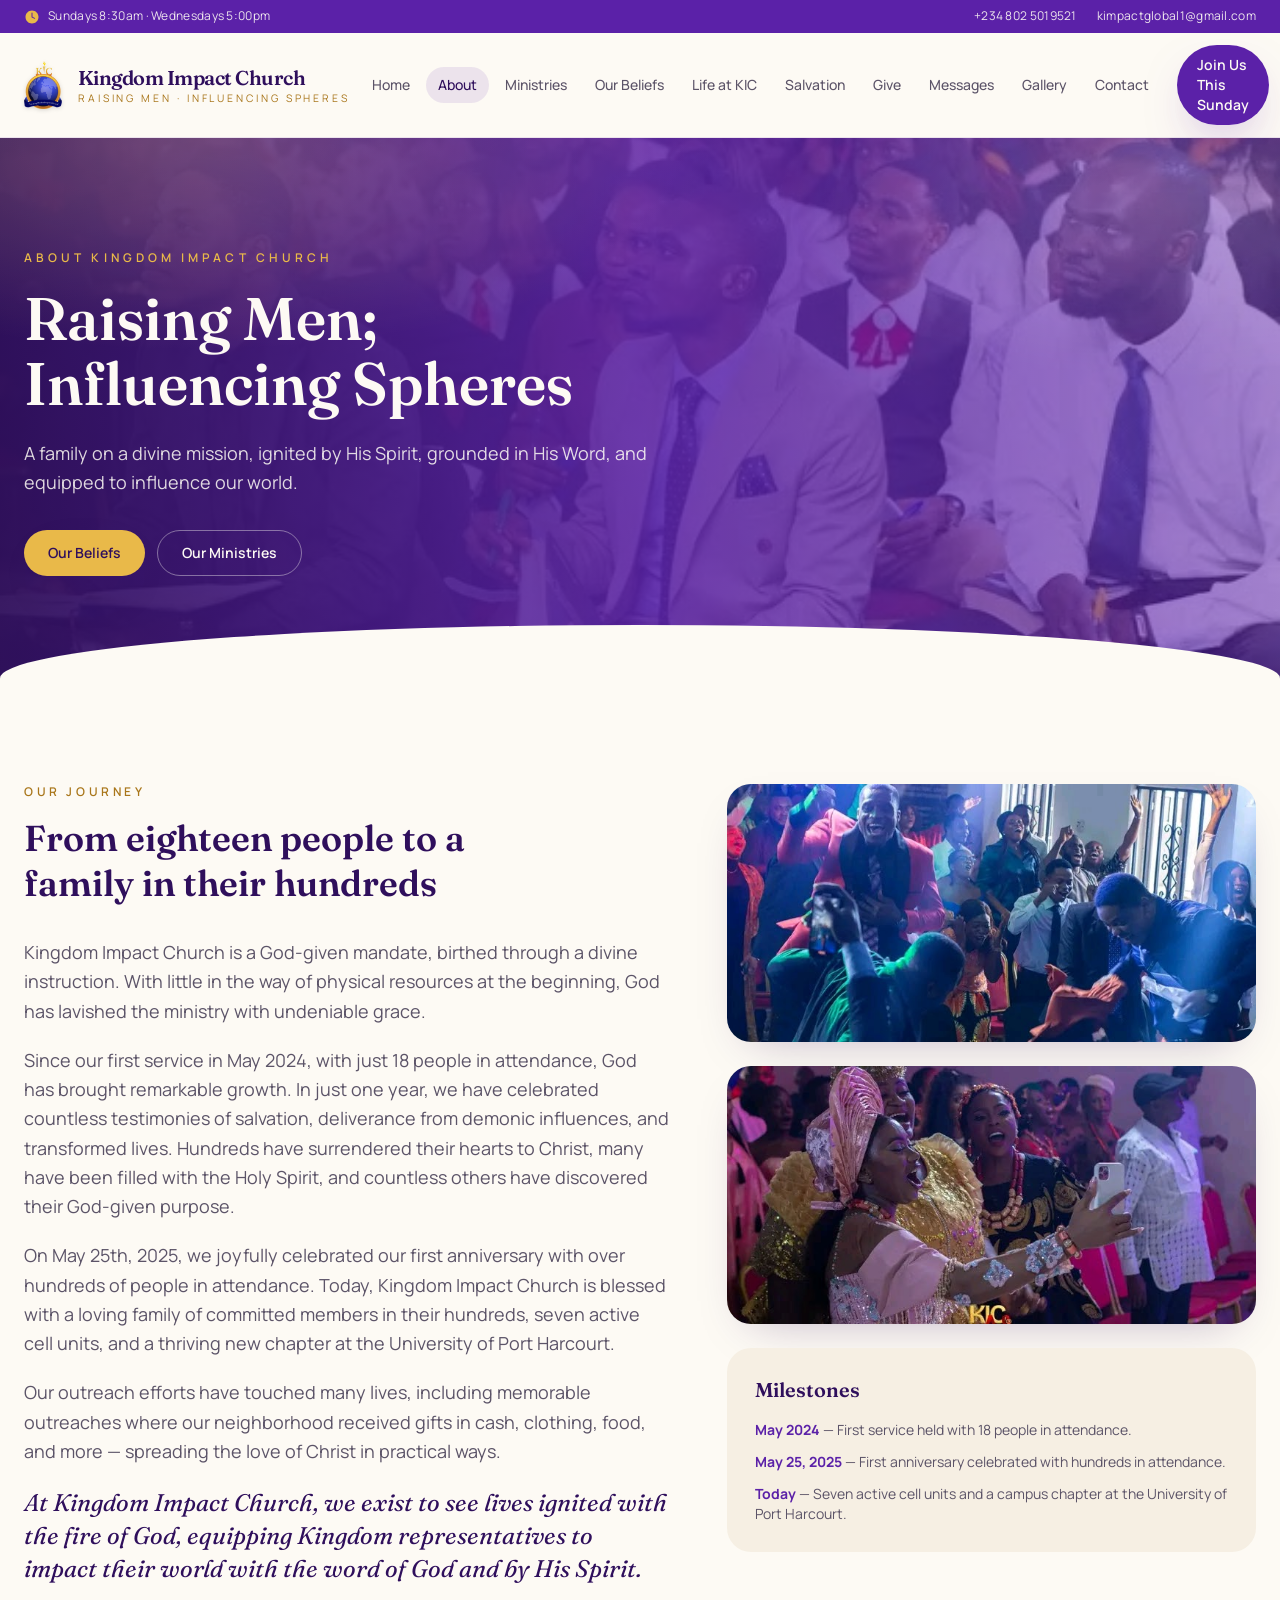
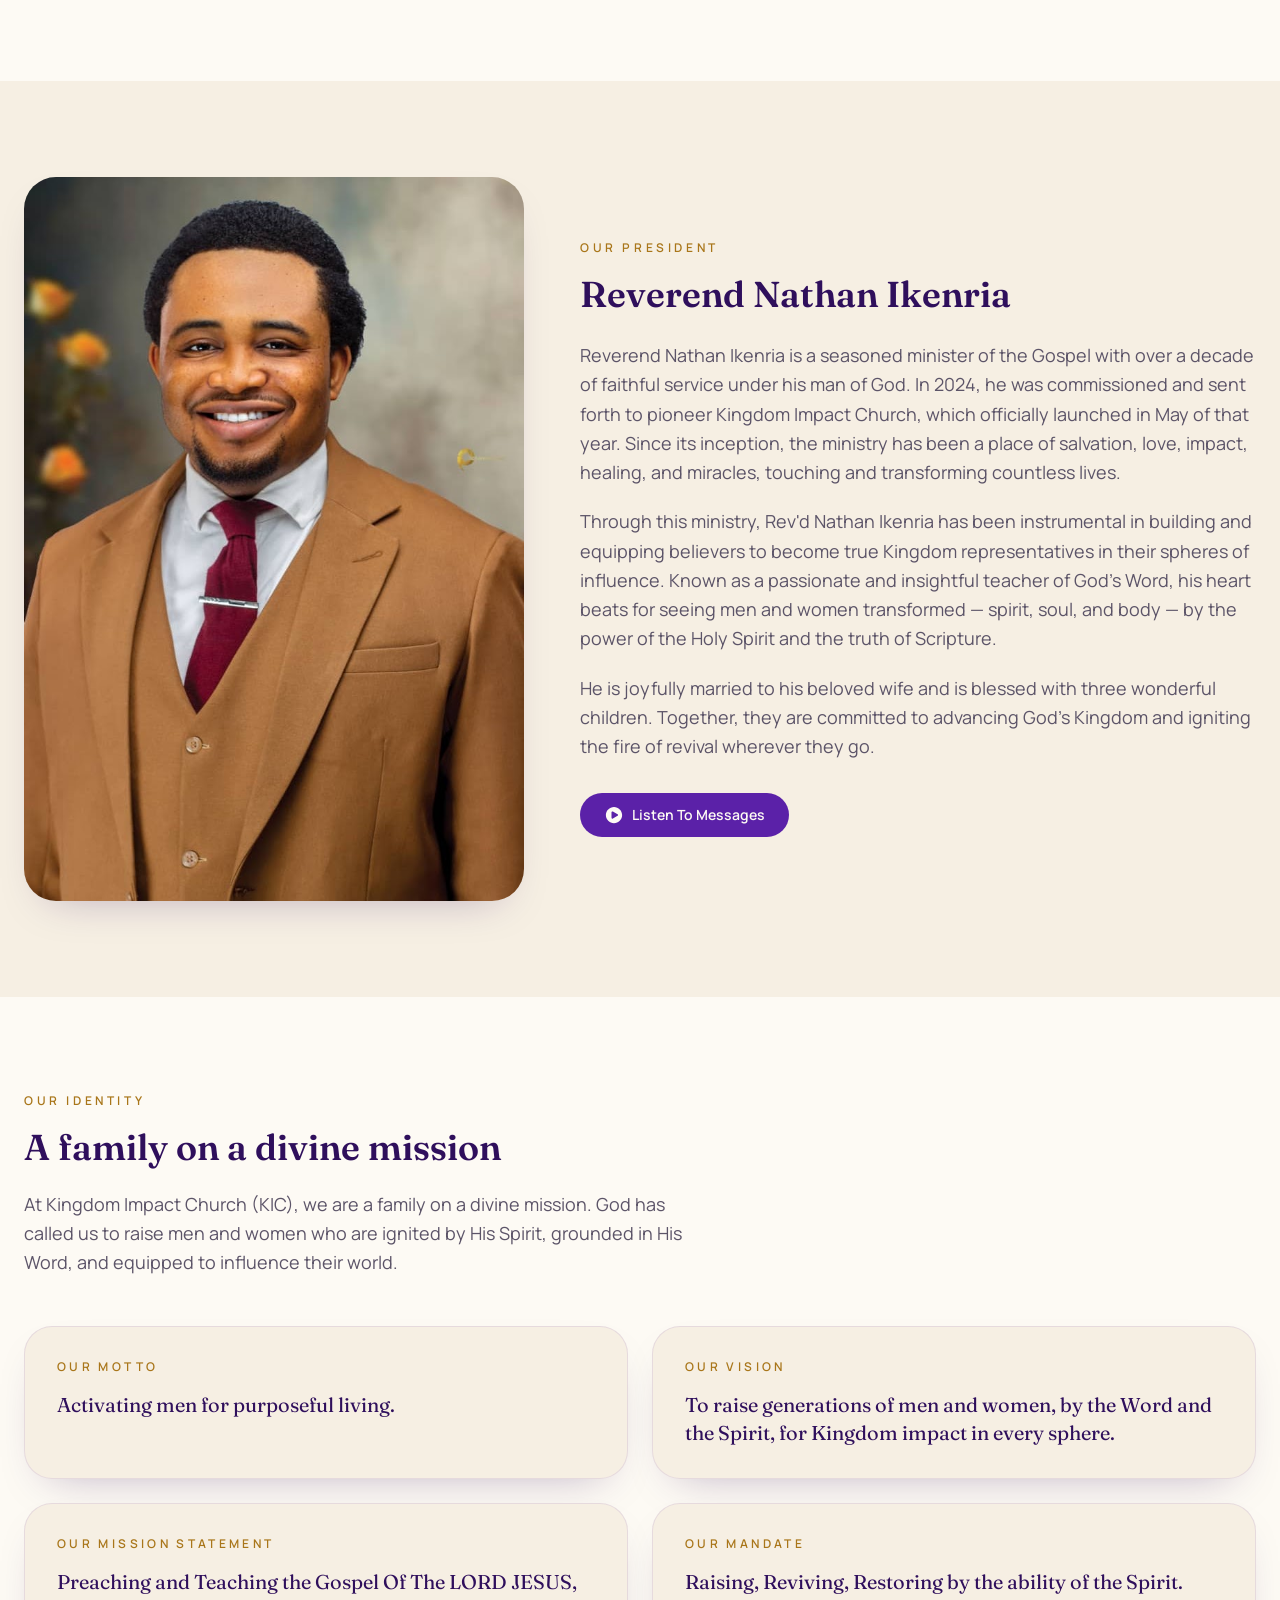
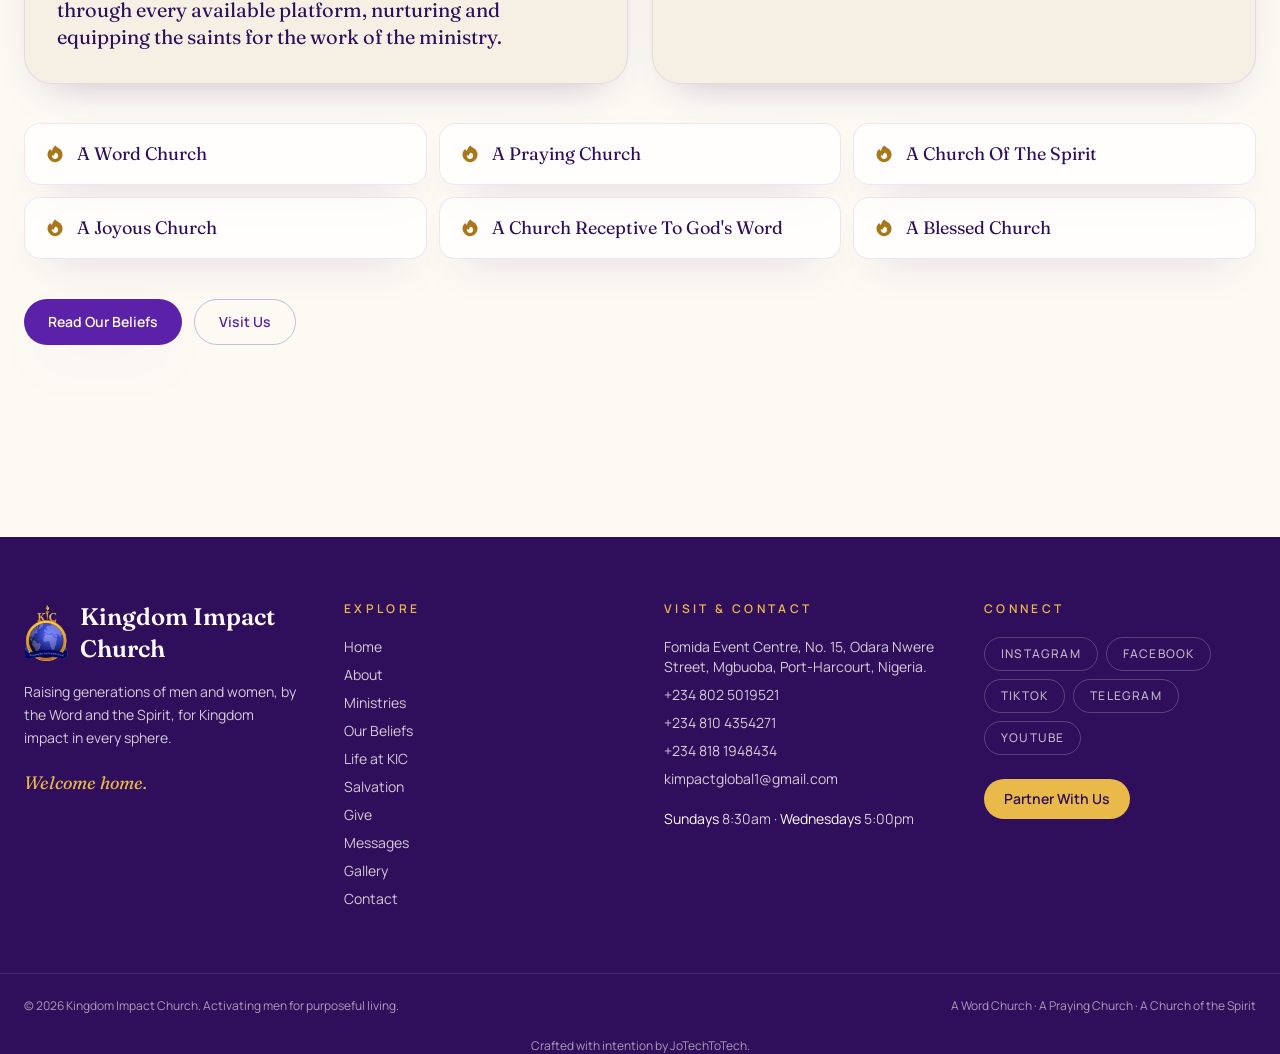
<file: about.html>
<!DOCTYPE html>
<html lang="en" class="scroll-smooth">
<head>
<meta charset="utf-8" />
<meta name="viewport" content="width=device-width, initial-scale=1" />
<title>About Us | Kingdom Impact Church</title>
<meta name="description" content="Our journey, identity, vision, mission and mandate, and the ministry of Reverend Nathan Ikenria, President of Kingdom Impact Church." />
<meta name="author" content="Kingdom Impact Church" />
<meta property="og:site_name" content="Kingdom Impact Church" />
<meta property="og:title" content="About Us | Kingdom Impact Church" />
<meta property="og:description" content="Our journey, identity, vision, mission and mandate, and the ministry of Reverend Nathan Ikenria, President of Kingdom Impact Church." />
<meta property="og:type" content="website" />
<meta property="og:image" content="assets/img/welcome-home.jpg" />
<meta name="twitter:card" content="summary_large_image" />
<meta name="twitter:title" content="About Us | Kingdom Impact Church" />
<meta name="twitter:description" content="Our journey, identity, vision, mission and mandate, and the ministry of Reverend Nathan Ikenria, President of Kingdom Impact Church." />
<link rel="canonical" href="about.html" />
<link rel="preconnect" href="https://fonts.googleapis.com" />
<link rel="preconnect" href="https://fonts.gstatic.com" crossorigin />
<link href="https://fonts.googleapis.com/css2?family=Fraunces:ital,opsz,wght@0,9..144,400;0,9..144,500;0,9..144,600;0,9..144,700;1,9..144,400;1,9..144,500&family=Manrope:wght@300;400;500;600;700&display=swap" rel="stylesheet" />
<link rel="stylesheet" href="assets/css/tailwind.css" />
<link rel="stylesheet" href="assets/css/site.css" />
<link rel="icon" href="favicon.png" type="image/png" />
<link rel="apple-touch-icon" href="favicon.png" />
</head>
<body class="bg-cream font-body text-ink antialiased">
<a href="#main" class="sr-only focus:not-sr-only focus:absolute focus:left-4 focus:top-4 focus:z-[100] focus:rounded-full focus:bg-royal focus:px-5 focus:py-2 focus:text-cream">Skip to main content</a>

<header class="sticky top-0 z-50 border-b border-royal/10 bg-cream/90 backdrop-blur-md">
  <div class="hidden bg-royal text-cream/90 lg:block">
    <div class="mx-auto flex max-w-7xl items-center justify-between gap-6 px-6 py-2 text-xs tracking-wide">
      <p class="flex items-center gap-2"><span class="text-gold"><svg class="h-4 w-4 inline" viewBox="0 0 24 24" fill="currentColor" aria-hidden="true"><path fill-rule="evenodd" d="M12 2.25c-5.385 0-9.75 4.365-9.75 9.75s4.365 9.75 9.75 9.75 9.75-4.365 9.75-9.75S17.385 2.25 12 2.25ZM12.75 6a.75.75 0 0 0-1.5 0v6c0 .284.16.544.415.67l4 2a.75.75 0 0 0 .67-1.34l-3.585-1.794V6Z" clip-rule="evenodd"/></svg></span> Sundays 8:30am &middot; Wednesdays 5:00pm</p>
      <div class="flex items-center gap-5">
        <a class="hover:text-gold transition" href="tel:+2348025019521">+234 802 5019521</a>
        <a class="hover:text-gold transition" href="mailto:kimpactglobal1@gmail.com">kimpactglobal1@gmail.com</a>
      </div>
    </div>
  </div>
  <div class="mx-auto flex max-w-7xl items-center justify-between gap-4 px-5 py-3 sm:px-6">
    <a href="index.html" class="flex items-center gap-3 md:gap-4" aria-label="Kingdom Impact Church home">
      <img src="assets/img/kic-logo.png" alt="Kingdom Impact Church logo" class="h-12 w-auto drop-shadow-sm" width="48" height="61" />
      <span class="leading-tight">
        <span class="block font-display text-lg font-semibold tracking-tight text-royal-deep sm:text-xl md:whitespace-nowrap">Kingdom Impact Church</span>
        <span class="block text-[0.65rem] uppercase tracking-[0.28em] text-gold-deep md:whitespace-nowrap">Raising Men &middot; Influencing Spheres</span>
      </span>
    </a>
    <nav class="hidden items-center gap-1 xl:flex" aria-label="Primary"><a href="index.html" class="nav-link">Home</a><a href="about.html" class="nav-link nav-link-active" aria-current="page">About</a><a href="ministries.html" class="nav-link">Ministries</a><a href="beliefs.html" class="nav-link">Our Beliefs</a><a href="life-at-kic.html" class="nav-link">Life at KIC</a><a href="salvation.html" class="nav-link">Salvation</a><a href="give.html" class="nav-link">Give</a><a href="messages.html" class="nav-link">Messages</a><a href="gallery.html" class="nav-link">Gallery</a><a href="contact.html" class="nav-link">Contact</a></nav>
    <div class="flex items-center gap-2">
      <a href="contact.html" class="hidden rounded-full bg-royal px-5 py-2.5 text-sm font-semibold text-cream shadow-glow transition hover:bg-royal-deep hover:-translate-y-0.5 sm:inline-flex">Join Us This Sunday</a>
      <button type="button" class="menu-toggle grid h-11 w-11 place-items-center rounded-full border border-royal/20 text-royal-deep xl:hidden" aria-label="Open menu" aria-expanded="false" aria-controls="mobile-nav">
        <svg class="h-6 w-6" fill="none" stroke="currentColor" stroke-width="1.8" viewBox="0 0 24 24" aria-hidden="true"><path stroke-linecap="round" d="M3.75 6.75h16.5M3.75 12h16.5M3.75 17.25h16.5"/></svg>
      </button>
    </div>
  </div>
  <div id="mobile-nav" class="hidden border-t border-royal/10 bg-cream xl:hidden">
    <nav class="mx-auto flex max-w-7xl flex-col px-5 py-3" aria-label="Mobile">
      <a href="index.html" class="mobile-link">Home</a><a href="about.html" class="mobile-link text-royal">About</a><a href="ministries.html" class="mobile-link">Ministries</a><a href="beliefs.html" class="mobile-link">Our Beliefs</a><a href="life-at-kic.html" class="mobile-link">Life at KIC</a><a href="salvation.html" class="mobile-link">Salvation</a><a href="give.html" class="mobile-link">Give</a><a href="messages.html" class="mobile-link">Messages</a><a href="gallery.html" class="mobile-link">Gallery</a><a href="contact.html" class="mobile-link">Contact</a>
      <a href="contact.html" class="mt-3 rounded-full bg-royal px-5 py-3 text-center text-sm font-semibold text-cream">Join Us This Sunday</a>
      <div class="mt-3 flex flex-wrap gap-4 border-t border-royal/10 pt-3 text-sm text-ink-soft">
        <a class="hover:text-royal" href="tel:+2348025019521">Call us</a>
        <a class="hover:text-royal" href="mailto:kimpactglobal1@gmail.com">Email us</a>
        <a class="hover:text-royal" href="https://www.google.com/maps/search/?api=1&query=208+Obi+Wali+Road,+Rumuigbo,+Port+Harcourt,+Nigeria" target="_blank" rel="noopener">Open map</a>
      </div>
    </nav>
  </div>
</header>
<main id="main">
<section class="relative overflow-hidden">
  <img src="assets/img/congregation.jpg" alt="" aria-hidden="true" class="absolute inset-0 h-full w-full object-cover" />
  <div class="absolute inset-0 bg-gradient-to-r from-royal-deep/95 via-royal/85 to-royal/55"></div>
  <div class="light-rays"></div>
  <div class="relative mx-auto max-w-7xl px-6 py-20 sm:py-28">
    <p class="reveal text-xs font-semibold uppercase tracking-[0.34em] text-gold">About Kingdom Impact Church</p>
    <h1 class="reveal mt-5 max-w-3xl font-display text-4xl font-semibold leading-[1.08] text-cream sm:text-5xl lg:text-6xl">Raising Men; Influencing Spheres</h1>
    <p class="reveal mt-6 max-w-2xl text-lg leading-relaxed text-cream/85">A family on a divine mission, ignited by His Spirit, grounded in His Word, and equipped to influence our world.</p>
    <div class="mt-8 flex flex-wrap gap-3"><a href="beliefs.html" class="btn-gold">Our Beliefs</a><a href="ministries.html" class="btn-outline-light">Our Ministries</a></div>
  </div>
  <div class="curve-divider"></div>
</section>

<section class="bg-cream py-20 sm:py-24">
  <div class="mx-auto grid max-w-7xl gap-14 px-6 lg:grid-cols-[1.1fr_0.9fr]">
    <div class="reveal">
      <p class="eyebrow">Our Journey</p>
      <h2 class="section-title">From eighteen people to a family in their hundreds</h2>
      <div class="mt-8 space-y-5 text-lg leading-relaxed text-ink-soft">
        <p>Kingdom Impact Church is a God-given mandate, birthed through a divine instruction. With little in the way of physical resources at the beginning, God has lavished the ministry with undeniable grace.</p>
        <p>Since our first service in May 2024, with just 18 people in attendance, God has brought remarkable growth. In just one year, we have celebrated countless testimonies of salvation, deliverance from demonic influences, and transformed lives. Hundreds have surrendered their hearts to Christ, many have been filled with the Holy Spirit, and countless others have discovered their God-given purpose.</p>
        <p>On May 25th, 2025, we joyfully celebrated our first anniversary with over hundreds of people in attendance. Today, Kingdom Impact Church is blessed with a loving family of committed members in their hundreds, seven active cell units, and a thriving new chapter at the University of Port Harcourt.</p>
        <p>Our outreach efforts have touched many lives, including memorable outreaches where our neighborhood received gifts in cash, clothing, food, and more &mdash; spreading the love of Christ in practical ways.</p>
        <p class="font-display text-2xl italic leading-snug text-royal-deep">At Kingdom Impact Church, we exist to see lives ignited with the fire of God, equipping Kingdom representatives to impact their world with the word of God and by His Spirit.</p>
      </div>
    </div>
    <div class="reveal space-y-6">
      <img src="assets/img/prayer-altar.jpg" alt="Worshippers praying at Kingdom Impact Church" class="w-full rounded-3xl object-cover shadow-soft" loading="lazy" />
      <img src="assets/img/worship-celebration.jpg" alt="Church members rejoicing during a KIC celebration service" class="w-full rounded-3xl object-cover shadow-soft" loading="lazy" />
      <div class="rounded-3xl bg-sand p-7">
        <h3 class="font-display text-xl font-semibold text-royal-deep">Milestones</h3>
        <ul class="mt-4 space-y-3 text-sm text-ink-soft">
          <li><strong class="text-royal">May 2024</strong> &mdash; First service held with 18 people in attendance.</li>
          <li><strong class="text-royal">May 25, 2025</strong> &mdash; First anniversary celebrated with hundreds in attendance.</li>
          <li><strong class="text-royal">Today</strong> &mdash; Seven active cell units and a campus chapter at the University of Port Harcourt.</li>
        </ul>
      </div>
    </div>
  </div>
</section>

<section class="bg-sand py-20 sm:py-24">
  <div class="mx-auto grid max-w-7xl items-center gap-14 px-6 lg:grid-cols-[0.85fr_1.15fr]">
    <div class="reveal overflow-hidden rounded-[2rem] shadow-soft">
      <img src="assets/img/rev-nathan-ikenria.jpg" alt="Portrait of Reverend Nathan Ikenria" class="h-full w-full object-cover" loading="lazy" />
    </div>
    <div class="reveal">
      <p class="eyebrow">Our President</p>
      <h2 class="section-title">Reverend Nathan Ikenria</h2>
      <div class="mt-6 space-y-5 text-lg leading-relaxed text-ink-soft">
        <p>Reverend Nathan Ikenria is a seasoned minister of the Gospel with over a decade of faithful service under his man of God. In 2024, he was commissioned and sent forth to pioneer Kingdom Impact Church, which officially launched in May of that year. Since its inception, the ministry has been a place of salvation, love, impact, healing, and miracles, touching and transforming countless lives.</p>
        <p>Through this ministry, Rev'd Nathan Ikenria has been instrumental in building and equipping believers to become true Kingdom representatives in their spheres of influence. Known as a passionate and insightful teacher of God's Word, his heart beats for seeing men and women transformed &mdash; spirit, soul, and body &mdash; by the power of the Holy Spirit and the truth of Scripture.</p>
        <p>He is joyfully married to his beloved wife and is blessed with three wonderful children. Together, they are committed to advancing God's Kingdom and igniting the fire of revival wherever they go.</p>
      </div>
      <a href="messages-library.html" target="_blank" rel="noopener" class="btn-primary mt-8"><svg class="h-5 w-5" viewBox="0 0 24 24" fill="currentColor" aria-hidden="true"><path fill-rule="evenodd" d="M2.25 12c0-5.385 4.365-9.75 9.75-9.75s9.75 4.365 9.75 9.75-4.365 9.75-9.75 9.75S2.25 17.385 2.25 12Zm14.024-.983a1.125 1.125 0 0 1 0 1.966l-5.603 3.113A1.125 1.125 0 0 1 9 15.113V8.887c0-.857.921-1.4 1.671-.983l5.603 3.113Z" clip-rule="evenodd"/></svg> Listen To Messages</a>
    </div>
  </div>
</section>

<section class="bg-cream py-20 sm:py-24">
  <div class="mx-auto max-w-7xl px-6">
    <div class="max-w-2xl">
      <p class="eyebrow">Our Identity</p>
      <h2 class="section-title">A family on a divine mission</h2>
      <p class="mt-5 text-lg leading-relaxed text-ink-soft">At Kingdom Impact Church (KIC), we are a family on a divine mission. God has called us to raise men and women who are ignited by His Spirit, grounded in His Word, and equipped to influence their world.</p>
    </div>
    <div class="mt-12 grid gap-6 md:grid-cols-2">
      <div class="reveal statement"><h3>Our Motto</h3><p>Activating men for purposeful living.</p></div>
      <div class="reveal statement"><h3>Our Vision</h3><p>To raise generations of men and women, by the Word and the Spirit, for Kingdom impact in every sphere.</p></div>
      <div class="reveal statement"><h3>Our Mission Statement</h3><p>Preaching and Teaching the Gospel Of The LORD JESUS, through every available platform, nurturing and equipping the saints for the work of the ministry.</p></div>
      <div class="reveal statement"><h3>Our Mandate</h3><p>Raising, Reviving, Restoring by the ability of the Spirit.</p></div>
    </div>
    <div class="mt-10 grid gap-3 sm:grid-cols-2 lg:grid-cols-3">
      <div class="identity-card"><svg class="h-5 w-5 text-gold-deep" viewBox="0 0 24 24" fill="currentColor" aria-hidden="true"><path fill-rule="evenodd" d="M12.963 2.286a.75.75 0 0 0-1.071-.136 9.742 9.742 0 0 0-3.539 6.176 7.547 7.547 0 0 1-1.705-1.715.75.75 0 0 0-1.152-.082A9 9 0 1 0 15.68 4.534a7.46 7.46 0 0 1-2.717-2.248ZM15.75 14.25a3.75 3.75 0 1 1-7.313-1.172c.628.465 1.35.81 2.133 1a5.99 5.99 0 0 1 1.925-3.546 3.75 3.75 0 0 1 3.255 3.718Z" clip-rule="evenodd"/></svg><span>A Word Church</span></div><div class="identity-card"><svg class="h-5 w-5 text-gold-deep" viewBox="0 0 24 24" fill="currentColor" aria-hidden="true"><path fill-rule="evenodd" d="M12.963 2.286a.75.75 0 0 0-1.071-.136 9.742 9.742 0 0 0-3.539 6.176 7.547 7.547 0 0 1-1.705-1.715.75.75 0 0 0-1.152-.082A9 9 0 1 0 15.68 4.534a7.46 7.46 0 0 1-2.717-2.248ZM15.75 14.25a3.75 3.75 0 1 1-7.313-1.172c.628.465 1.35.81 2.133 1a5.99 5.99 0 0 1 1.925-3.546 3.75 3.75 0 0 1 3.255 3.718Z" clip-rule="evenodd"/></svg><span>A Praying Church</span></div><div class="identity-card"><svg class="h-5 w-5 text-gold-deep" viewBox="0 0 24 24" fill="currentColor" aria-hidden="true"><path fill-rule="evenodd" d="M12.963 2.286a.75.75 0 0 0-1.071-.136 9.742 9.742 0 0 0-3.539 6.176 7.547 7.547 0 0 1-1.705-1.715.75.75 0 0 0-1.152-.082A9 9 0 1 0 15.68 4.534a7.46 7.46 0 0 1-2.717-2.248ZM15.75 14.25a3.75 3.75 0 1 1-7.313-1.172c.628.465 1.35.81 2.133 1a5.99 5.99 0 0 1 1.925-3.546 3.75 3.75 0 0 1 3.255 3.718Z" clip-rule="evenodd"/></svg><span>A Church Of The Spirit</span></div><div class="identity-card"><svg class="h-5 w-5 text-gold-deep" viewBox="0 0 24 24" fill="currentColor" aria-hidden="true"><path fill-rule="evenodd" d="M12.963 2.286a.75.75 0 0 0-1.071-.136 9.742 9.742 0 0 0-3.539 6.176 7.547 7.547 0 0 1-1.705-1.715.75.75 0 0 0-1.152-.082A9 9 0 1 0 15.68 4.534a7.46 7.46 0 0 1-2.717-2.248ZM15.75 14.25a3.75 3.75 0 1 1-7.313-1.172c.628.465 1.35.81 2.133 1a5.99 5.99 0 0 1 1.925-3.546 3.75 3.75 0 0 1 3.255 3.718Z" clip-rule="evenodd"/></svg><span>A Joyous Church</span></div><div class="identity-card"><svg class="h-5 w-5 text-gold-deep" viewBox="0 0 24 24" fill="currentColor" aria-hidden="true"><path fill-rule="evenodd" d="M12.963 2.286a.75.75 0 0 0-1.071-.136 9.742 9.742 0 0 0-3.539 6.176 7.547 7.547 0 0 1-1.705-1.715.75.75 0 0 0-1.152-.082A9 9 0 1 0 15.68 4.534a7.46 7.46 0 0 1-2.717-2.248ZM15.75 14.25a3.75 3.75 0 1 1-7.313-1.172c.628.465 1.35.81 2.133 1a5.99 5.99 0 0 1 1.925-3.546 3.75 3.75 0 0 1 3.255 3.718Z" clip-rule="evenodd"/></svg><span>A Church Receptive To God's Word</span></div><div class="identity-card"><svg class="h-5 w-5 text-gold-deep" viewBox="0 0 24 24" fill="currentColor" aria-hidden="true"><path fill-rule="evenodd" d="M12.963 2.286a.75.75 0 0 0-1.071-.136 9.742 9.742 0 0 0-3.539 6.176 7.547 7.547 0 0 1-1.705-1.715.75.75 0 0 0-1.152-.082A9 9 0 1 0 15.68 4.534a7.46 7.46 0 0 1-2.717-2.248ZM15.75 14.25a3.75 3.75 0 1 1-7.313-1.172c.628.465 1.35.81 2.133 1a5.99 5.99 0 0 1 1.925-3.546 3.75 3.75 0 0 1 3.255 3.718Z" clip-rule="evenodd"/></svg><span>A Blessed Church</span></div>
    </div>
    <div class="mt-10 flex flex-wrap gap-3">
      <a href="beliefs.html" class="btn-primary">Read Our Beliefs</a>
      <a href="contact.html" class="btn-outline">Visit Us</a>
    </div>
  </div>
</section>
</main>
<footer class="mt-24 bg-royal-deep text-cream/80">
  <div class="mx-auto grid max-w-7xl gap-12 px-6 py-16 md:grid-cols-2 lg:grid-cols-4">
    <div>
      <div class="flex items-center gap-3">
        <img src="assets/img/kic-logo.png" alt="Kingdom Impact Church logo" class="h-14 w-auto" width="56" height="71" />
        <p class="font-display text-2xl font-semibold text-cream">Kingdom Impact Church</p>
      </div>
      <p class="mt-4 max-w-xs text-sm leading-relaxed">Raising generations of men and women, by the Word and the Spirit, for Kingdom impact in every sphere.</p>
      <p class="mt-5 font-display text-lg italic text-gold">Welcome home.</p>
    </div>
    <div>
      <h2 class="text-xs font-semibold uppercase tracking-[0.28em] text-gold">Explore</h2>
      <ul class="mt-5 grid grid-cols-2 gap-y-2 text-sm md:grid-cols-1"><li><a class="transition hover:text-gold" href="index.html">Home</a></li><li><a class="transition hover:text-gold" href="about.html">About</a></li><li><a class="transition hover:text-gold" href="ministries.html">Ministries</a></li><li><a class="transition hover:text-gold" href="beliefs.html">Our Beliefs</a></li><li><a class="transition hover:text-gold" href="life-at-kic.html">Life at KIC</a></li><li><a class="transition hover:text-gold" href="salvation.html">Salvation</a></li><li><a class="transition hover:text-gold" href="give.html">Give</a></li><li><a class="transition hover:text-gold" href="messages.html">Messages</a></li><li><a class="transition hover:text-gold" href="gallery.html">Gallery</a></li><li><a class="transition hover:text-gold" href="contact.html">Contact</a></li></ul>
    </div>
    <div>
      <h2 class="text-xs font-semibold uppercase tracking-[0.28em] text-gold">Visit &amp; Contact</h2>
      <ul class="mt-5 space-y-2 text-sm">
        <li><a class="transition hover:text-gold" href="https://www.google.com/maps/search/?api=1&query=208+Obi+Wali+Road,+Rumuigbo,+Port+Harcourt,+Nigeria" target="_blank" rel="noopener">Fomida Event Centre, No. 15, Odara Nwere Street, Mgbuoba, Port-Harcourt, Nigeria.</a></li>
        <li><a class="transition hover:text-gold" href="tel:+2348025019521">+234 802 5019521</a></li><li><a class="transition hover:text-gold" href="tel:+2348104354271">+234 810 4354271</a></li><li><a class="transition hover:text-gold" href="tel:+2348181948434">+234 818 1948434</a></li>
        <li><a class="transition hover:text-gold" href="mailto:kimpactglobal1@gmail.com">kimpactglobal1@gmail.com</a></li>
      </ul>
      <p class="mt-5 text-sm"><span class="text-cream">Sundays</span> 8:30am &middot; <span class="text-cream">Wednesdays</span> 5:00pm</p>
    </div>
    <div>
      <h2 class="text-xs font-semibold uppercase tracking-[0.28em] text-gold">Connect</h2>
      <div class="mt-5 flex flex-wrap gap-2"><a href="https://www.instagram.com/thekicglobal?igsh=Nm9yOWJ3NWNyNTFh" target="_blank" rel="noopener" aria-label="Instagram" class="rounded-full border border-current/30 px-4 py-2 text-xs font-medium uppercase tracking-widest text-cream/70 transition hover:text-gold">Instagram</a><a href="https://www.facebook.com/thekicglobal" target="_blank" rel="noopener" aria-label="Facebook" class="rounded-full border border-current/30 px-4 py-2 text-xs font-medium uppercase tracking-widest text-cream/70 transition hover:text-gold">Facebook</a><a href="https://www.tiktok.com/@thekicglobal" target="_blank" rel="noopener" aria-label="TikTok" class="rounded-full border border-current/30 px-4 py-2 text-xs font-medium uppercase tracking-widest text-cream/70 transition hover:text-gold">TikTok</a><a href="https://t.me/kicglobal" target="_blank" rel="noopener" aria-label="Telegram" class="rounded-full border border-current/30 px-4 py-2 text-xs font-medium uppercase tracking-widest text-cream/70 transition hover:text-gold">Telegram</a><a href="https://youtube.com/@thekicglobal?si=deO8NxLSejpScGAe" target="_blank" rel="noopener" aria-label="YouTube" class="rounded-full border border-current/30 px-4 py-2 text-xs font-medium uppercase tracking-widest text-cream/70 transition hover:text-gold">YouTube</a></div>
      <a href="give.html" class="mt-6 inline-flex rounded-full bg-gold px-5 py-2.5 text-sm font-semibold text-royal-deep transition hover:bg-gold-light">Partner With Us</a>
    </div>
  </div>
  <div class="border-t border-cream/10">
    <div class="mx-auto flex max-w-7xl flex-col gap-2 px-6 py-6 text-xs text-cream/60 sm:flex-row sm:items-center sm:justify-between">
      <p>&copy; 2026 Kingdom Impact Church. Activating men for purposeful living.</p>
      <p>A Word Church &middot; A Praying Church &middot; A Church of the Spirit</p>
    </div>
    <p class="mx-auto max-w-7xl px-6 pb-6 text-center text-xs text-cream/60">Crafted with intention by <a class="transition hover:text-gold" href="https://jotechtotech.com" target="_blank" rel="noopener noreferrer">JoTechToTech</a>.</p>
  </div>
</footer>
<script src="assets/js/site.js" defer></script>
</body>
</html>
</file>
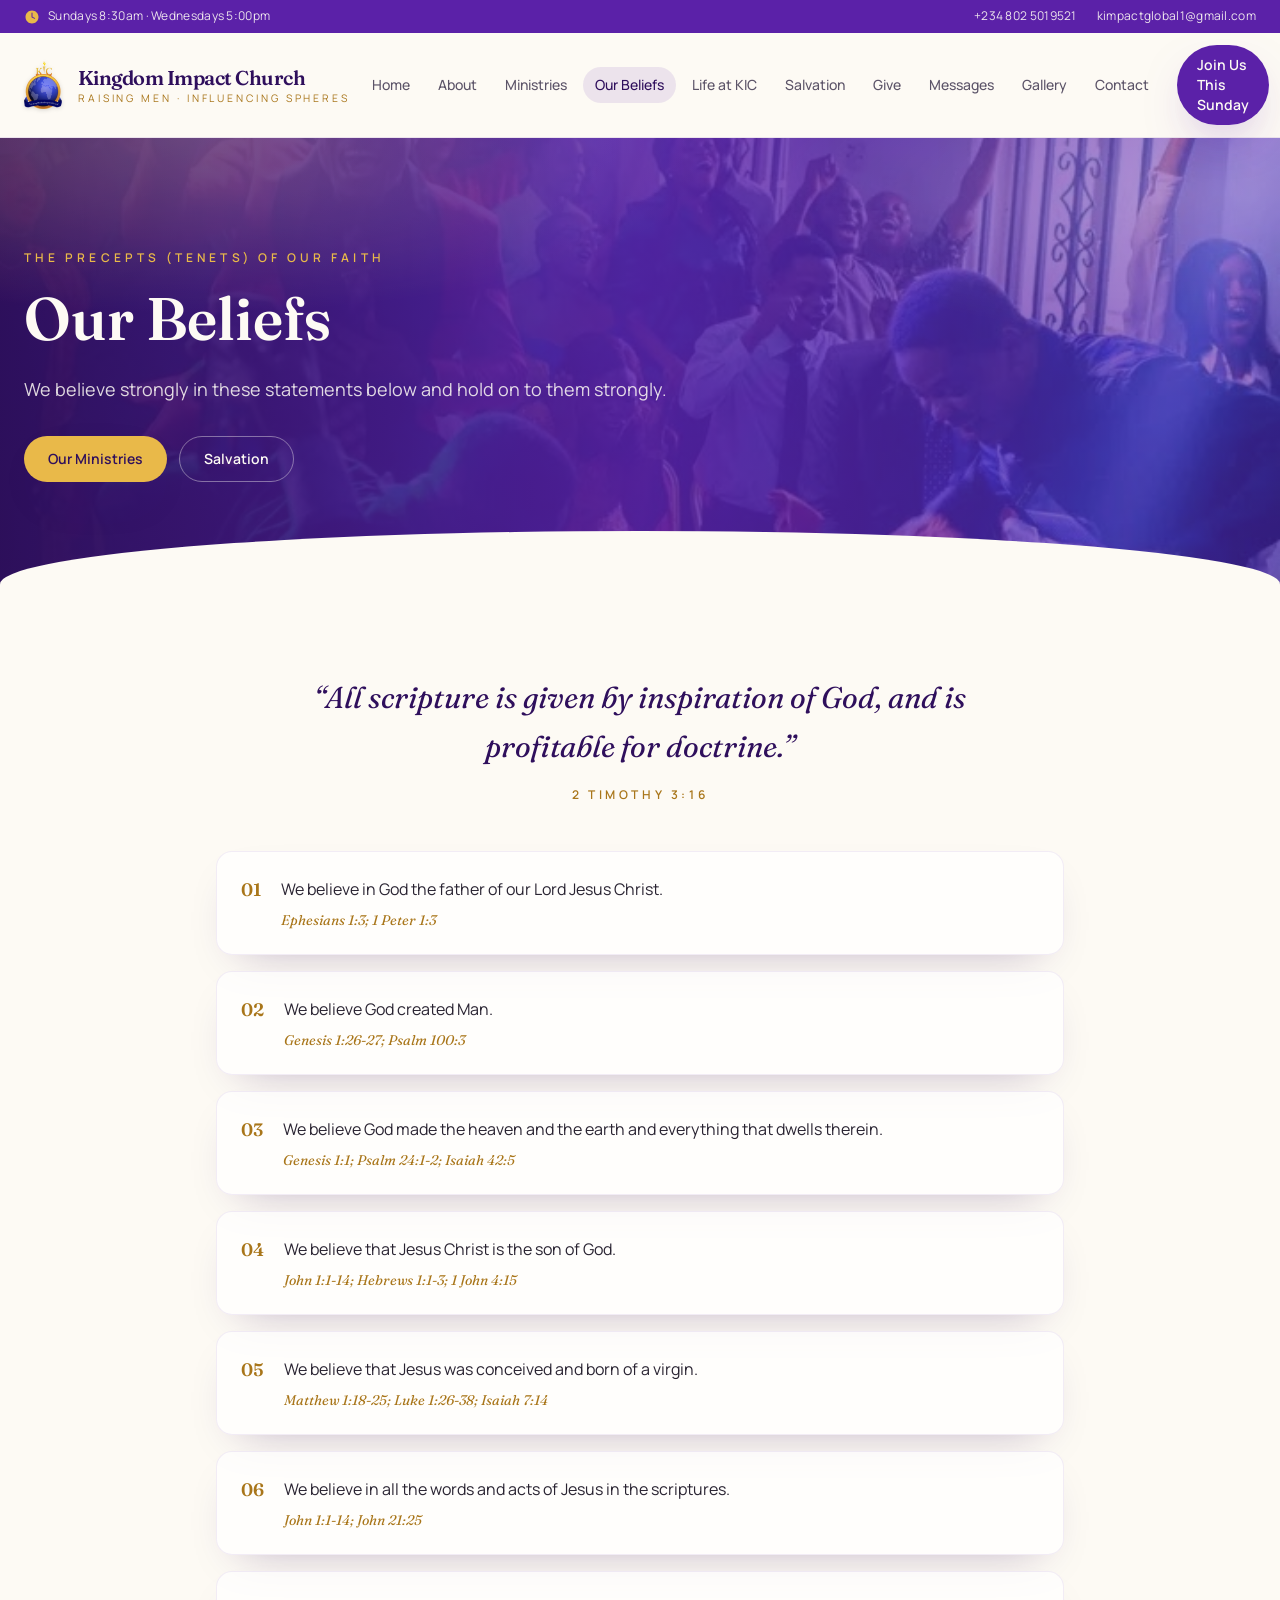
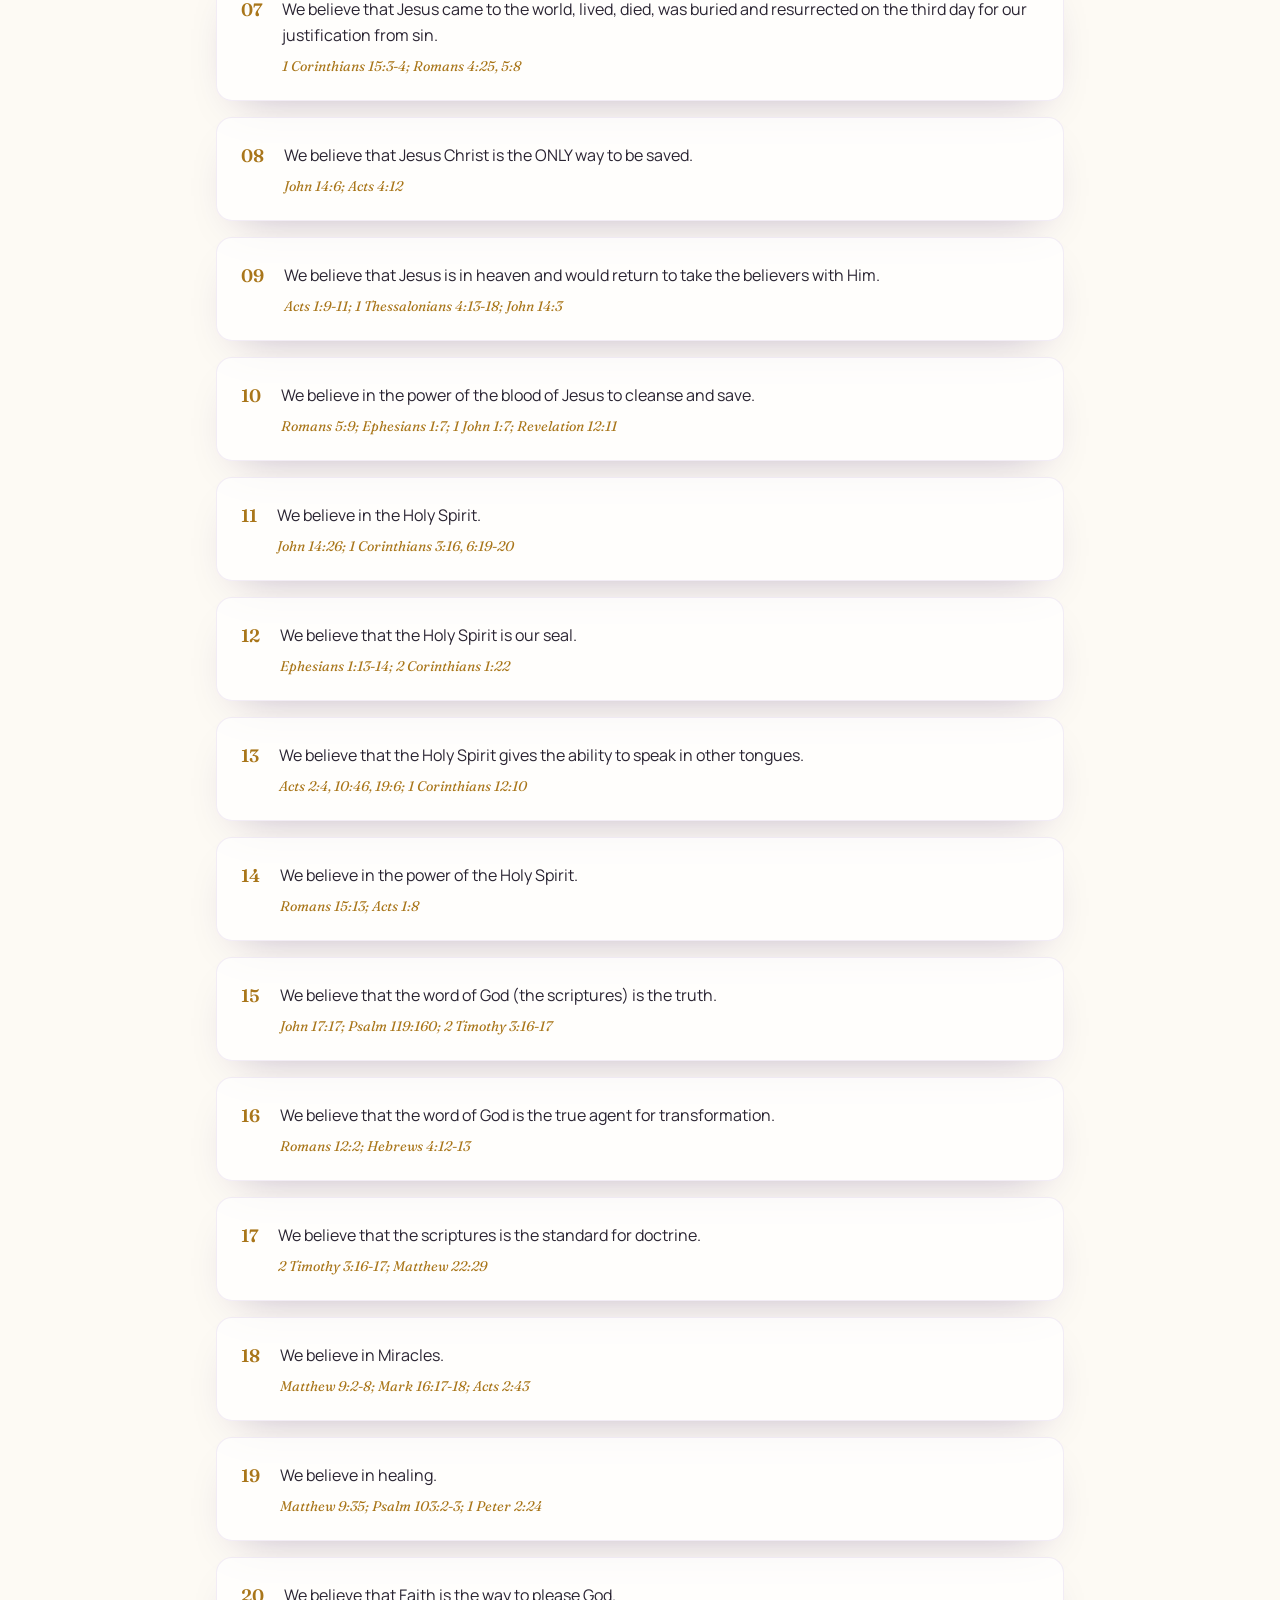
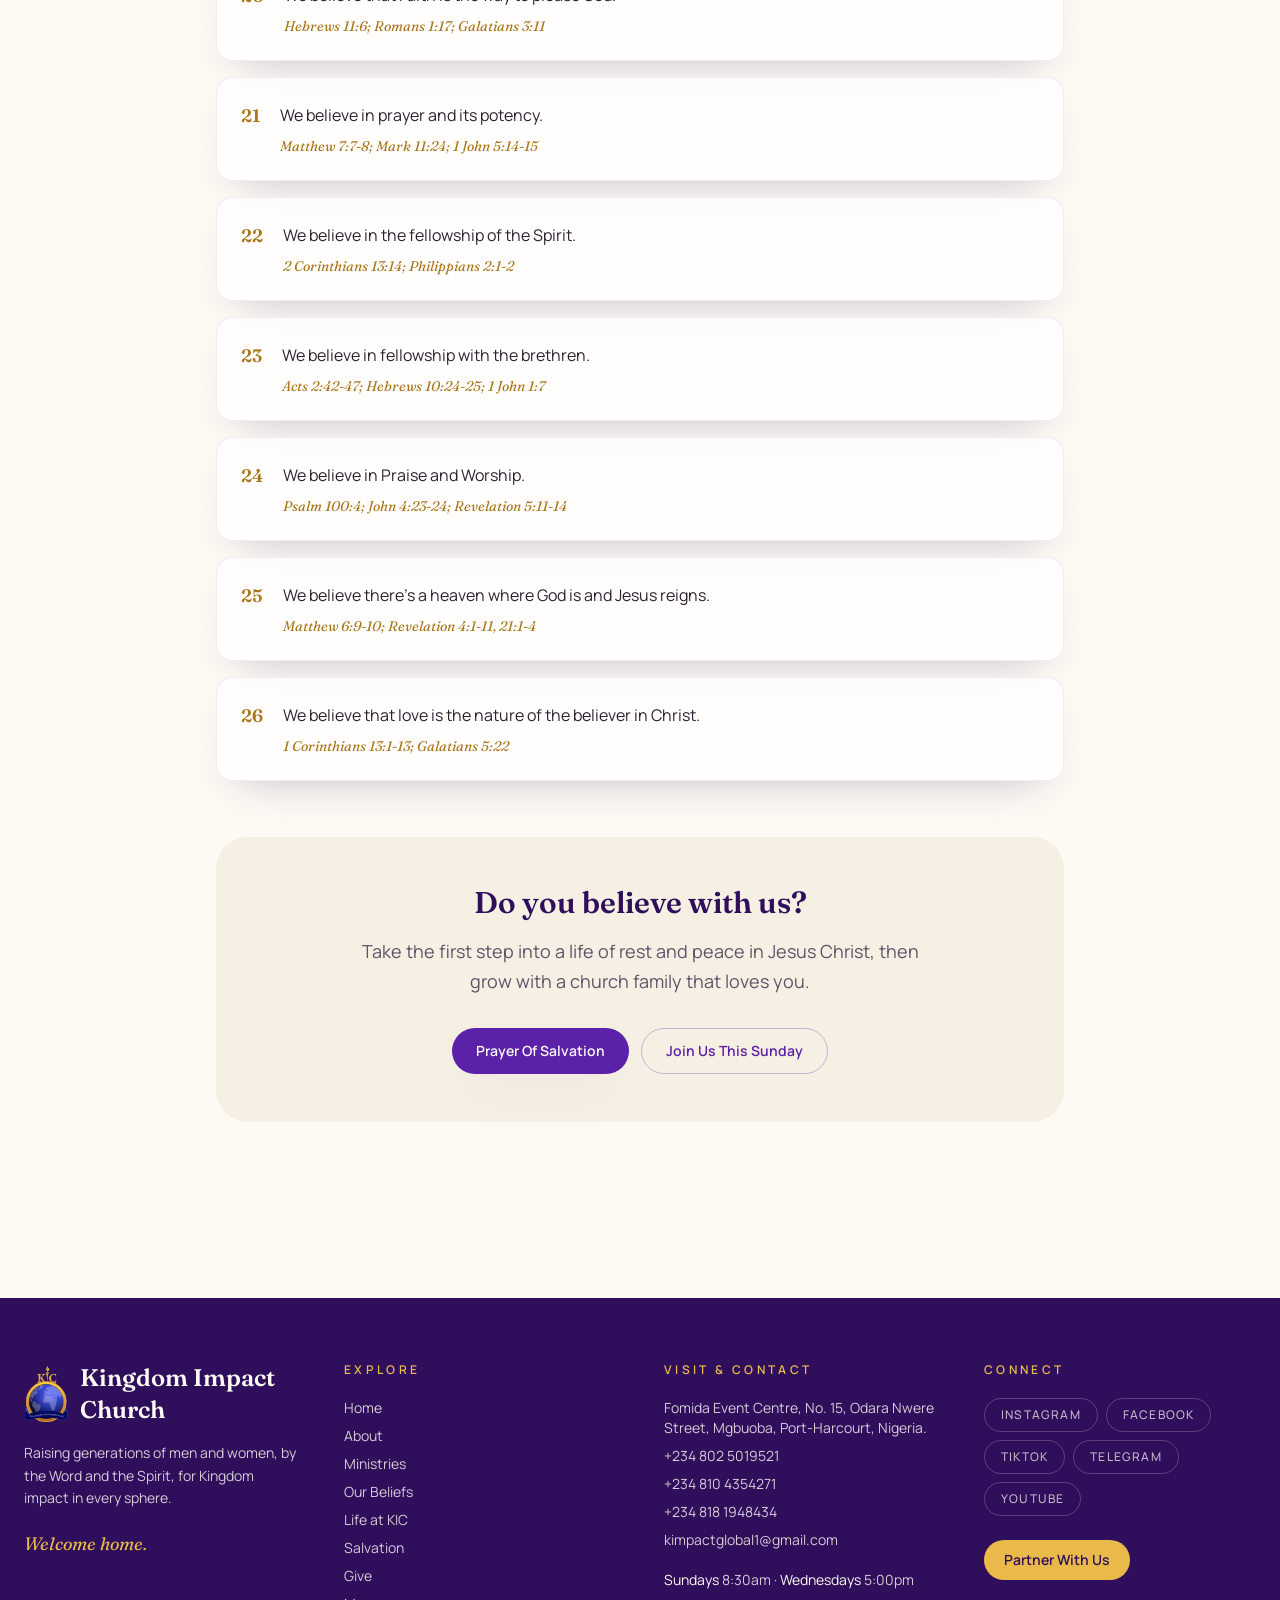
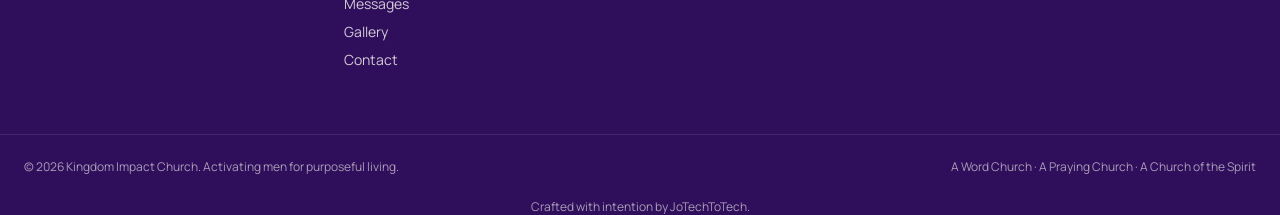
<file: beliefs.html>
<!DOCTYPE html>
<html lang="en" class="scroll-smooth">
<head>
<meta charset="utf-8" />
<meta name="viewport" content="width=device-width, initial-scale=1" />
<title>Our Beliefs | Kingdom Impact Church</title>
<meta name="description" content="The precepts and tenets of our faith at Kingdom Impact Church, with the Scripture references we hold to strongly." />
<meta name="author" content="Kingdom Impact Church" />
<meta property="og:site_name" content="Kingdom Impact Church" />
<meta property="og:title" content="Our Beliefs | Kingdom Impact Church" />
<meta property="og:description" content="The precepts and tenets of our faith at Kingdom Impact Church, with the Scripture references we hold to strongly." />
<meta property="og:type" content="website" />
<meta property="og:image" content="assets/img/welcome-home.jpg" />
<meta name="twitter:card" content="summary_large_image" />
<meta name="twitter:title" content="Our Beliefs | Kingdom Impact Church" />
<meta name="twitter:description" content="The precepts and tenets of our faith at Kingdom Impact Church, with the Scripture references we hold to strongly." />
<link rel="canonical" href="beliefs.html" />
<link rel="preconnect" href="https://fonts.googleapis.com" />
<link rel="preconnect" href="https://fonts.gstatic.com" crossorigin />
<link href="https://fonts.googleapis.com/css2?family=Fraunces:ital,opsz,wght@0,9..144,400;0,9..144,500;0,9..144,600;0,9..144,700;1,9..144,400;1,9..144,500&family=Manrope:wght@300;400;500;600;700&display=swap" rel="stylesheet" />
<link rel="stylesheet" href="assets/css/tailwind.css" />
<link rel="stylesheet" href="assets/css/site.css" />
<link rel="icon" href="favicon.png" type="image/png" />
<link rel="apple-touch-icon" href="favicon.png" />
</head>
<body class="bg-cream font-body text-ink antialiased">
<a href="#main" class="sr-only focus:not-sr-only focus:absolute focus:left-4 focus:top-4 focus:z-[100] focus:rounded-full focus:bg-royal focus:px-5 focus:py-2 focus:text-cream">Skip to main content</a>

<header class="sticky top-0 z-50 border-b border-royal/10 bg-cream/90 backdrop-blur-md">
  <div class="hidden bg-royal text-cream/90 lg:block">
    <div class="mx-auto flex max-w-7xl items-center justify-between gap-6 px-6 py-2 text-xs tracking-wide">
      <p class="flex items-center gap-2"><span class="text-gold"><svg class="h-4 w-4 inline" viewBox="0 0 24 24" fill="currentColor" aria-hidden="true"><path fill-rule="evenodd" d="M12 2.25c-5.385 0-9.75 4.365-9.75 9.75s4.365 9.75 9.75 9.75 9.75-4.365 9.75-9.75S17.385 2.25 12 2.25ZM12.75 6a.75.75 0 0 0-1.5 0v6c0 .284.16.544.415.67l4 2a.75.75 0 0 0 .67-1.34l-3.585-1.794V6Z" clip-rule="evenodd"/></svg></span> Sundays 8:30am &middot; Wednesdays 5:00pm</p>
      <div class="flex items-center gap-5">
        <a class="hover:text-gold transition" href="tel:+2348025019521">+234 802 5019521</a>
        <a class="hover:text-gold transition" href="mailto:kimpactglobal1@gmail.com">kimpactglobal1@gmail.com</a>
      </div>
    </div>
  </div>
  <div class="mx-auto flex max-w-7xl items-center justify-between gap-4 px-5 py-3 sm:px-6">
    <a href="index.html" class="flex items-center gap-3 md:gap-4" aria-label="Kingdom Impact Church home">
      <img src="assets/img/kic-logo.png" alt="Kingdom Impact Church logo" class="h-12 w-auto drop-shadow-sm" width="48" height="61" />
      <span class="leading-tight">
        <span class="block font-display text-lg font-semibold tracking-tight text-royal-deep sm:text-xl md:whitespace-nowrap">Kingdom Impact Church</span>
        <span class="block text-[0.65rem] uppercase tracking-[0.28em] text-gold-deep md:whitespace-nowrap">Raising Men &middot; Influencing Spheres</span>
      </span>
    </a>
    <nav class="hidden items-center gap-1 xl:flex" aria-label="Primary"><a href="index.html" class="nav-link">Home</a><a href="about.html" class="nav-link">About</a><a href="ministries.html" class="nav-link">Ministries</a><a href="beliefs.html" class="nav-link nav-link-active" aria-current="page">Our Beliefs</a><a href="life-at-kic.html" class="nav-link">Life at KIC</a><a href="salvation.html" class="nav-link">Salvation</a><a href="give.html" class="nav-link">Give</a><a href="messages.html" class="nav-link">Messages</a><a href="gallery.html" class="nav-link">Gallery</a><a href="contact.html" class="nav-link">Contact</a></nav>
    <div class="flex items-center gap-2">
      <a href="contact.html" class="hidden rounded-full bg-royal px-5 py-2.5 text-sm font-semibold text-cream shadow-glow transition hover:bg-royal-deep hover:-translate-y-0.5 sm:inline-flex">Join Us This Sunday</a>
      <button type="button" class="menu-toggle grid h-11 w-11 place-items-center rounded-full border border-royal/20 text-royal-deep xl:hidden" aria-label="Open menu" aria-expanded="false" aria-controls="mobile-nav">
        <svg class="h-6 w-6" fill="none" stroke="currentColor" stroke-width="1.8" viewBox="0 0 24 24" aria-hidden="true"><path stroke-linecap="round" d="M3.75 6.75h16.5M3.75 12h16.5M3.75 17.25h16.5"/></svg>
      </button>
    </div>
  </div>
  <div id="mobile-nav" class="hidden border-t border-royal/10 bg-cream xl:hidden">
    <nav class="mx-auto flex max-w-7xl flex-col px-5 py-3" aria-label="Mobile">
      <a href="index.html" class="mobile-link">Home</a><a href="about.html" class="mobile-link">About</a><a href="ministries.html" class="mobile-link">Ministries</a><a href="beliefs.html" class="mobile-link text-royal">Our Beliefs</a><a href="life-at-kic.html" class="mobile-link">Life at KIC</a><a href="salvation.html" class="mobile-link">Salvation</a><a href="give.html" class="mobile-link">Give</a><a href="messages.html" class="mobile-link">Messages</a><a href="gallery.html" class="mobile-link">Gallery</a><a href="contact.html" class="mobile-link">Contact</a>
      <a href="contact.html" class="mt-3 rounded-full bg-royal px-5 py-3 text-center text-sm font-semibold text-cream">Join Us This Sunday</a>
      <div class="mt-3 flex flex-wrap gap-4 border-t border-royal/10 pt-3 text-sm text-ink-soft">
        <a class="hover:text-royal" href="tel:+2348025019521">Call us</a>
        <a class="hover:text-royal" href="mailto:kimpactglobal1@gmail.com">Email us</a>
        <a class="hover:text-royal" href="https://www.google.com/maps/search/?api=1&query=208+Obi+Wali+Road,+Rumuigbo,+Port+Harcourt,+Nigeria" target="_blank" rel="noopener">Open map</a>
      </div>
    </nav>
  </div>
</header>
<main id="main">
<section class="relative overflow-hidden">
  <img src="assets/img/prayer-altar.jpg" alt="" aria-hidden="true" class="absolute inset-0 h-full w-full object-cover" />
  <div class="absolute inset-0 bg-gradient-to-r from-royal-deep/95 via-royal/85 to-royal/55"></div>
  <div class="light-rays"></div>
  <div class="relative mx-auto max-w-7xl px-6 py-20 sm:py-28">
    <p class="reveal text-xs font-semibold uppercase tracking-[0.34em] text-gold">The Precepts (Tenets) Of Our Faith</p>
    <h1 class="reveal mt-5 max-w-3xl font-display text-4xl font-semibold leading-[1.08] text-cream sm:text-5xl lg:text-6xl">Our Beliefs</h1>
    <p class="reveal mt-6 max-w-2xl text-lg leading-relaxed text-cream/85">We believe strongly in these statements below and hold on to them strongly.</p>
    <div class="mt-8 flex flex-wrap gap-3"><a href="ministries.html" class="btn-gold">Our Ministries</a><a href="salvation.html" class="btn-outline-light">Salvation</a></div>
  </div>
  <div class="curve-divider"></div>
</section>

<section class="bg-cream py-16 sm:py-20">
  <div class="mx-auto max-w-4xl px-6">
    
<figure class="mx-auto max-w-3xl text-center">
  <blockquote class="font-display text-2xl italic leading-relaxed text-royal-deep sm:text-3xl">&ldquo;All scripture is given by inspiration of God, and is profitable for doctrine.&rdquo;</blockquote>
  <figcaption class="mt-4 text-xs font-semibold uppercase tracking-[0.3em] text-gold-deep">2 Timothy 3:16</figcaption>
</figure>

    <ol class="mt-12 space-y-4">
<li class="reveal belief">
  <span class="belief-no">01</span>
  <div>
    <p class="text-base leading-relaxed text-ink">We believe in God the father of our Lord Jesus Christ.</p>
    <p class="mt-2 font-display text-sm italic text-gold-deep">Ephesians 1:3; 1 Peter 1:3</p>
  </div>
</li>
<li class="reveal belief">
  <span class="belief-no">02</span>
  <div>
    <p class="text-base leading-relaxed text-ink">We believe God created Man.</p>
    <p class="mt-2 font-display text-sm italic text-gold-deep">Genesis 1:26-27; Psalm 100:3</p>
  </div>
</li>
<li class="reveal belief">
  <span class="belief-no">03</span>
  <div>
    <p class="text-base leading-relaxed text-ink">We believe God made the heaven and the earth and everything that dwells therein.</p>
    <p class="mt-2 font-display text-sm italic text-gold-deep">Genesis 1:1; Psalm 24:1-2; Isaiah 42:5</p>
  </div>
</li>
<li class="reveal belief">
  <span class="belief-no">04</span>
  <div>
    <p class="text-base leading-relaxed text-ink">We believe that Jesus Christ is the son of God.</p>
    <p class="mt-2 font-display text-sm italic text-gold-deep">John 1:1-14; Hebrews 1:1-3; 1 John 4:15</p>
  </div>
</li>
<li class="reveal belief">
  <span class="belief-no">05</span>
  <div>
    <p class="text-base leading-relaxed text-ink">We believe that Jesus was conceived and born of a virgin.</p>
    <p class="mt-2 font-display text-sm italic text-gold-deep">Matthew 1:18-25; Luke 1:26-38; Isaiah 7:14</p>
  </div>
</li>
<li class="reveal belief">
  <span class="belief-no">06</span>
  <div>
    <p class="text-base leading-relaxed text-ink">We believe in all the words and acts of Jesus in the scriptures.</p>
    <p class="mt-2 font-display text-sm italic text-gold-deep">John 1:1-14; John 21:25</p>
  </div>
</li>
<li class="reveal belief">
  <span class="belief-no">07</span>
  <div>
    <p class="text-base leading-relaxed text-ink">We believe that Jesus came to the world, lived, died, was buried and resurrected on the third day for our justification from sin.</p>
    <p class="mt-2 font-display text-sm italic text-gold-deep">1 Corinthians 15:3-4; Romans 4:25, 5:8</p>
  </div>
</li>
<li class="reveal belief">
  <span class="belief-no">08</span>
  <div>
    <p class="text-base leading-relaxed text-ink">We believe that Jesus Christ is the ONLY way to be saved.</p>
    <p class="mt-2 font-display text-sm italic text-gold-deep">John 14:6; Acts 4:12</p>
  </div>
</li>
<li class="reveal belief">
  <span class="belief-no">09</span>
  <div>
    <p class="text-base leading-relaxed text-ink">We believe that Jesus is in heaven and would return to take the believers with Him.</p>
    <p class="mt-2 font-display text-sm italic text-gold-deep">Acts 1:9-11; 1 Thessalonians 4:13-18; John 14:3</p>
  </div>
</li>
<li class="reveal belief">
  <span class="belief-no">10</span>
  <div>
    <p class="text-base leading-relaxed text-ink">We believe in the power of the blood of Jesus to cleanse and save.</p>
    <p class="mt-2 font-display text-sm italic text-gold-deep">Romans 5:9; Ephesians 1:7; 1 John 1:7; Revelation 12:11</p>
  </div>
</li>
<li class="reveal belief">
  <span class="belief-no">11</span>
  <div>
    <p class="text-base leading-relaxed text-ink">We believe in the Holy Spirit.</p>
    <p class="mt-2 font-display text-sm italic text-gold-deep">John 14:26; 1 Corinthians 3:16, 6:19-20</p>
  </div>
</li>
<li class="reveal belief">
  <span class="belief-no">12</span>
  <div>
    <p class="text-base leading-relaxed text-ink">We believe that the Holy Spirit is our seal.</p>
    <p class="mt-2 font-display text-sm italic text-gold-deep">Ephesians 1:13-14; 2 Corinthians 1:22</p>
  </div>
</li>
<li class="reveal belief">
  <span class="belief-no">13</span>
  <div>
    <p class="text-base leading-relaxed text-ink">We believe that the Holy Spirit gives the ability to speak in other tongues.</p>
    <p class="mt-2 font-display text-sm italic text-gold-deep">Acts 2:4, 10:46, 19:6; 1 Corinthians 12:10</p>
  </div>
</li>
<li class="reveal belief">
  <span class="belief-no">14</span>
  <div>
    <p class="text-base leading-relaxed text-ink">We believe in the power of the Holy Spirit.</p>
    <p class="mt-2 font-display text-sm italic text-gold-deep">Romans 15:13; Acts 1:8</p>
  </div>
</li>
<li class="reveal belief">
  <span class="belief-no">15</span>
  <div>
    <p class="text-base leading-relaxed text-ink">We believe that the word of God (the scriptures) is the truth.</p>
    <p class="mt-2 font-display text-sm italic text-gold-deep">John 17:17; Psalm 119:160; 2 Timothy 3:16-17</p>
  </div>
</li>
<li class="reveal belief">
  <span class="belief-no">16</span>
  <div>
    <p class="text-base leading-relaxed text-ink">We believe that the word of God is the true agent for transformation.</p>
    <p class="mt-2 font-display text-sm italic text-gold-deep">Romans 12:2; Hebrews 4:12-13</p>
  </div>
</li>
<li class="reveal belief">
  <span class="belief-no">17</span>
  <div>
    <p class="text-base leading-relaxed text-ink">We believe that the scriptures is the standard for doctrine.</p>
    <p class="mt-2 font-display text-sm italic text-gold-deep">2 Timothy 3:16-17; Matthew 22:29</p>
  </div>
</li>
<li class="reveal belief">
  <span class="belief-no">18</span>
  <div>
    <p class="text-base leading-relaxed text-ink">We believe in Miracles.</p>
    <p class="mt-2 font-display text-sm italic text-gold-deep">Matthew 9:2-8; Mark 16:17-18; Acts 2:43</p>
  </div>
</li>
<li class="reveal belief">
  <span class="belief-no">19</span>
  <div>
    <p class="text-base leading-relaxed text-ink">We believe in healing.</p>
    <p class="mt-2 font-display text-sm italic text-gold-deep">Matthew 9:35; Psalm 103:2-3; 1 Peter 2:24</p>
  </div>
</li>
<li class="reveal belief">
  <span class="belief-no">20</span>
  <div>
    <p class="text-base leading-relaxed text-ink">We believe that Faith is the way to please God.</p>
    <p class="mt-2 font-display text-sm italic text-gold-deep">Hebrews 11:6; Romans 1:17; Galatians 3:11</p>
  </div>
</li>
<li class="reveal belief">
  <span class="belief-no">21</span>
  <div>
    <p class="text-base leading-relaxed text-ink">We believe in prayer and its potency.</p>
    <p class="mt-2 font-display text-sm italic text-gold-deep">Matthew 7:7-8; Mark 11:24; 1 John 5:14-15</p>
  </div>
</li>
<li class="reveal belief">
  <span class="belief-no">22</span>
  <div>
    <p class="text-base leading-relaxed text-ink">We believe in the fellowship of the Spirit.</p>
    <p class="mt-2 font-display text-sm italic text-gold-deep">2 Corinthians 13:14; Philippians 2:1-2</p>
  </div>
</li>
<li class="reveal belief">
  <span class="belief-no">23</span>
  <div>
    <p class="text-base leading-relaxed text-ink">We believe in fellowship with the brethren.</p>
    <p class="mt-2 font-display text-sm italic text-gold-deep">Acts 2:42-47; Hebrews 10:24-25; 1 John 1:7</p>
  </div>
</li>
<li class="reveal belief">
  <span class="belief-no">24</span>
  <div>
    <p class="text-base leading-relaxed text-ink">We believe in Praise and Worship.</p>
    <p class="mt-2 font-display text-sm italic text-gold-deep">Psalm 100:4; John 4:23-24; Revelation 5:11-14</p>
  </div>
</li>
<li class="reveal belief">
  <span class="belief-no">25</span>
  <div>
    <p class="text-base leading-relaxed text-ink">We believe there's a heaven where God is and Jesus reigns.</p>
    <p class="mt-2 font-display text-sm italic text-gold-deep">Matthew 6:9-10; Revelation 4:1-11, 21:1-4</p>
  </div>
</li>
<li class="reveal belief">
  <span class="belief-no">26</span>
  <div>
    <p class="text-base leading-relaxed text-ink">We believe that love is the nature of the believer in Christ.</p>
    <p class="mt-2 font-display text-sm italic text-gold-deep">1 Corinthians 13:1-13; Galatians 5:22</p>
  </div>
</li></ol>
    <div class="mt-14 rounded-[2rem] bg-sand p-8 text-center sm:p-12">
      <h2 class="font-display text-3xl font-semibold text-royal-deep">Do you believe with us?</h2>
      <p class="mx-auto mt-4 max-w-xl text-lg leading-relaxed text-ink-soft">Take the first step into a life of rest and peace in Jesus Christ, then grow with a church family that loves you.</p>
      <div class="mt-8 flex flex-wrap justify-center gap-3">
        <a href="salvation.html" class="btn-primary">Prayer Of Salvation</a>
        <a href="contact.html" class="btn-outline">Join Us This Sunday</a>
      </div>
    </div>
  </div>
</section>
</main>
<footer class="mt-24 bg-royal-deep text-cream/80">
  <div class="mx-auto grid max-w-7xl gap-12 px-6 py-16 md:grid-cols-2 lg:grid-cols-4">
    <div>
      <div class="flex items-center gap-3">
        <img src="assets/img/kic-logo.png" alt="Kingdom Impact Church logo" class="h-14 w-auto" width="56" height="71" />
        <p class="font-display text-2xl font-semibold text-cream">Kingdom Impact Church</p>
      </div>
      <p class="mt-4 max-w-xs text-sm leading-relaxed">Raising generations of men and women, by the Word and the Spirit, for Kingdom impact in every sphere.</p>
      <p class="mt-5 font-display text-lg italic text-gold">Welcome home.</p>
    </div>
    <div>
      <h2 class="text-xs font-semibold uppercase tracking-[0.28em] text-gold">Explore</h2>
      <ul class="mt-5 grid grid-cols-2 gap-y-2 text-sm md:grid-cols-1"><li><a class="transition hover:text-gold" href="index.html">Home</a></li><li><a class="transition hover:text-gold" href="about.html">About</a></li><li><a class="transition hover:text-gold" href="ministries.html">Ministries</a></li><li><a class="transition hover:text-gold" href="beliefs.html">Our Beliefs</a></li><li><a class="transition hover:text-gold" href="life-at-kic.html">Life at KIC</a></li><li><a class="transition hover:text-gold" href="salvation.html">Salvation</a></li><li><a class="transition hover:text-gold" href="give.html">Give</a></li><li><a class="transition hover:text-gold" href="messages.html">Messages</a></li><li><a class="transition hover:text-gold" href="gallery.html">Gallery</a></li><li><a class="transition hover:text-gold" href="contact.html">Contact</a></li></ul>
    </div>
    <div>
      <h2 class="text-xs font-semibold uppercase tracking-[0.28em] text-gold">Visit &amp; Contact</h2>
      <ul class="mt-5 space-y-2 text-sm">
        <li><a class="transition hover:text-gold" href="https://www.google.com/maps/search/?api=1&query=208+Obi+Wali+Road,+Rumuigbo,+Port+Harcourt,+Nigeria" target="_blank" rel="noopener">Fomida Event Centre, No. 15, Odara Nwere Street, Mgbuoba, Port-Harcourt, Nigeria.</a></li>
        <li><a class="transition hover:text-gold" href="tel:+2348025019521">+234 802 5019521</a></li><li><a class="transition hover:text-gold" href="tel:+2348104354271">+234 810 4354271</a></li><li><a class="transition hover:text-gold" href="tel:+2348181948434">+234 818 1948434</a></li>
        <li><a class="transition hover:text-gold" href="mailto:kimpactglobal1@gmail.com">kimpactglobal1@gmail.com</a></li>
      </ul>
      <p class="mt-5 text-sm"><span class="text-cream">Sundays</span> 8:30am &middot; <span class="text-cream">Wednesdays</span> 5:00pm</p>
    </div>
    <div>
      <h2 class="text-xs font-semibold uppercase tracking-[0.28em] text-gold">Connect</h2>
      <div class="mt-5 flex flex-wrap gap-2"><a href="https://www.instagram.com/thekicglobal?igsh=Nm9yOWJ3NWNyNTFh" target="_blank" rel="noopener" aria-label="Instagram" class="rounded-full border border-current/30 px-4 py-2 text-xs font-medium uppercase tracking-widest text-cream/70 transition hover:text-gold">Instagram</a><a href="https://www.facebook.com/thekicglobal" target="_blank" rel="noopener" aria-label="Facebook" class="rounded-full border border-current/30 px-4 py-2 text-xs font-medium uppercase tracking-widest text-cream/70 transition hover:text-gold">Facebook</a><a href="https://www.tiktok.com/@thekicglobal" target="_blank" rel="noopener" aria-label="TikTok" class="rounded-full border border-current/30 px-4 py-2 text-xs font-medium uppercase tracking-widest text-cream/70 transition hover:text-gold">TikTok</a><a href="https://t.me/kicglobal" target="_blank" rel="noopener" aria-label="Telegram" class="rounded-full border border-current/30 px-4 py-2 text-xs font-medium uppercase tracking-widest text-cream/70 transition hover:text-gold">Telegram</a><a href="https://youtube.com/@thekicglobal?si=deO8NxLSejpScGAe" target="_blank" rel="noopener" aria-label="YouTube" class="rounded-full border border-current/30 px-4 py-2 text-xs font-medium uppercase tracking-widest text-cream/70 transition hover:text-gold">YouTube</a></div>
      <a href="give.html" class="mt-6 inline-flex rounded-full bg-gold px-5 py-2.5 text-sm font-semibold text-royal-deep transition hover:bg-gold-light">Partner With Us</a>
    </div>
  </div>
  <div class="border-t border-cream/10">
    <div class="mx-auto flex max-w-7xl flex-col gap-2 px-6 py-6 text-xs text-cream/60 sm:flex-row sm:items-center sm:justify-between">
      <p>&copy; 2026 Kingdom Impact Church. Activating men for purposeful living.</p>
      <p>A Word Church &middot; A Praying Church &middot; A Church of the Spirit</p>
    </div>
    <p class="mx-auto max-w-7xl px-6 pb-6 text-center text-xs text-cream/60">Crafted with intention by <a class="transition hover:text-gold" href="https://jotechtotech.com" target="_blank" rel="noopener noreferrer">JoTechToTech</a>.</p>
  </div>
</footer>
<script src="assets/js/site.js" defer></script>
</body>
</html>
</file>
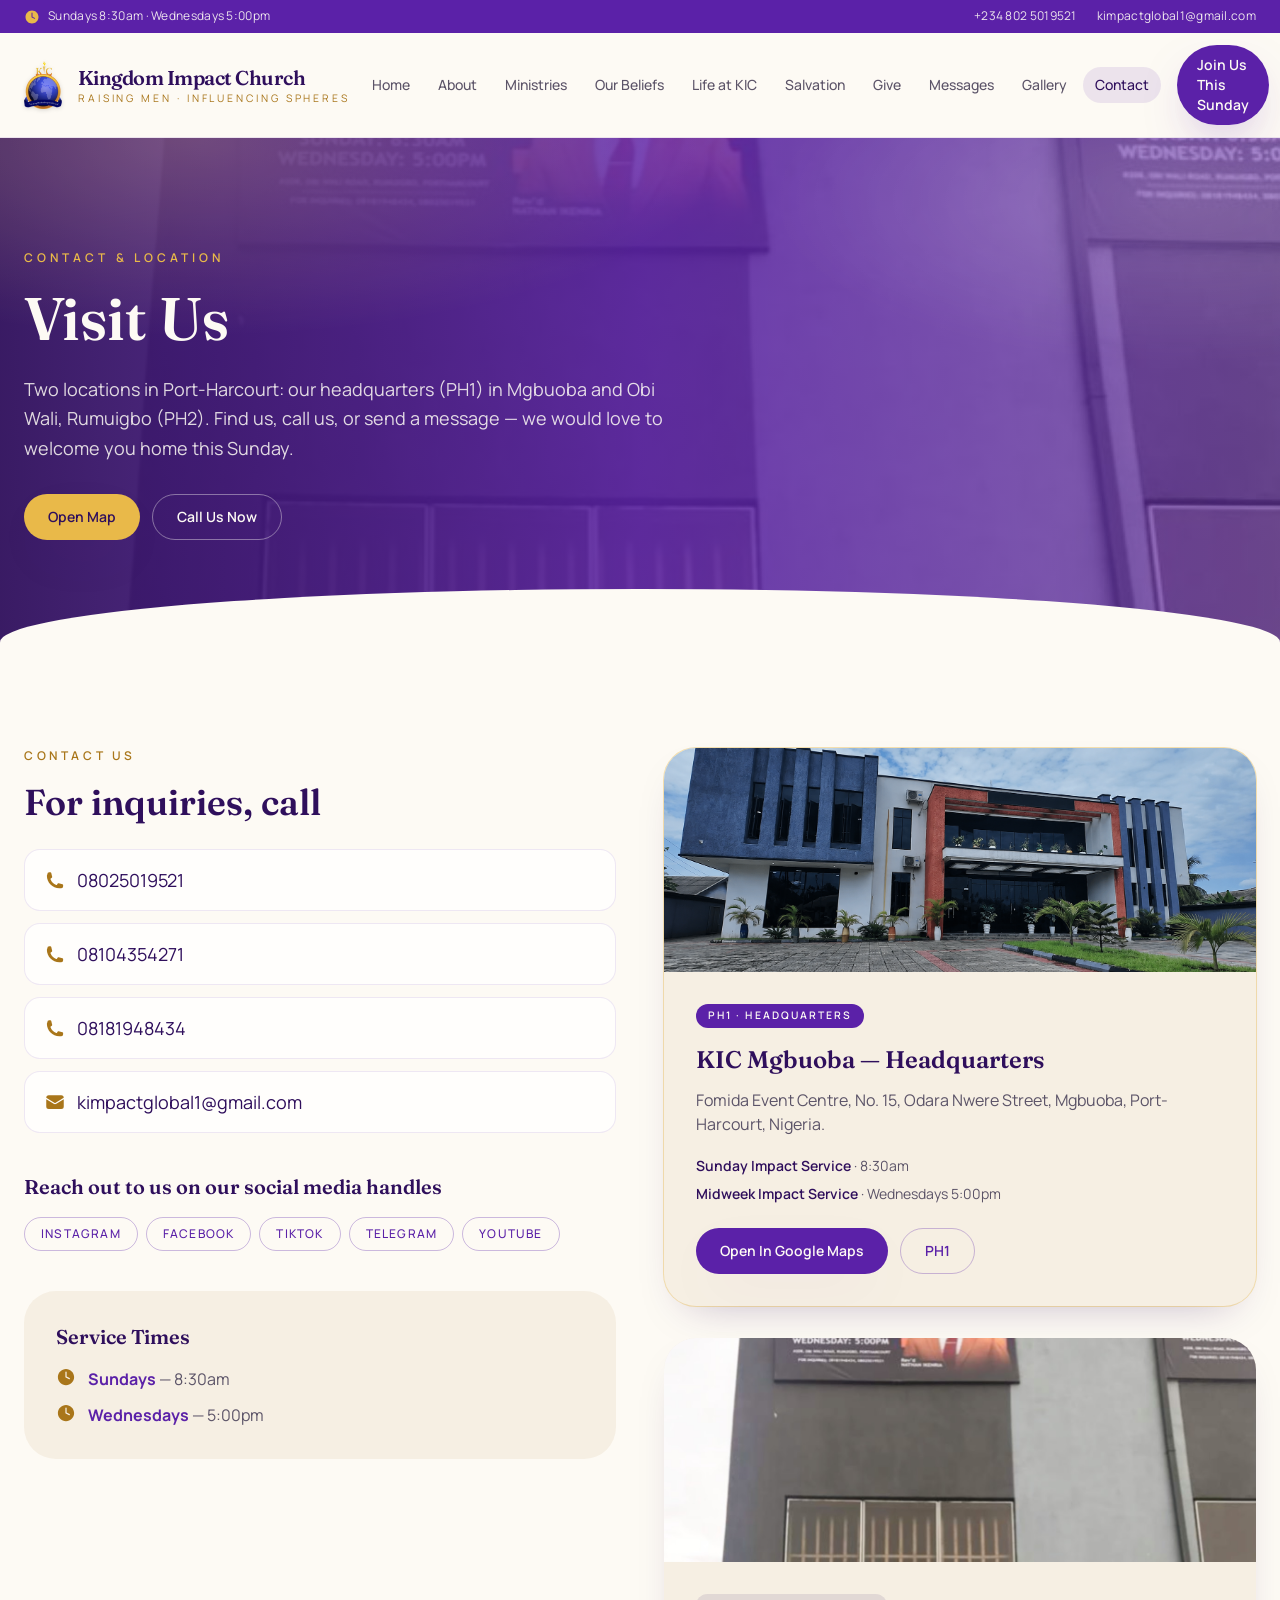
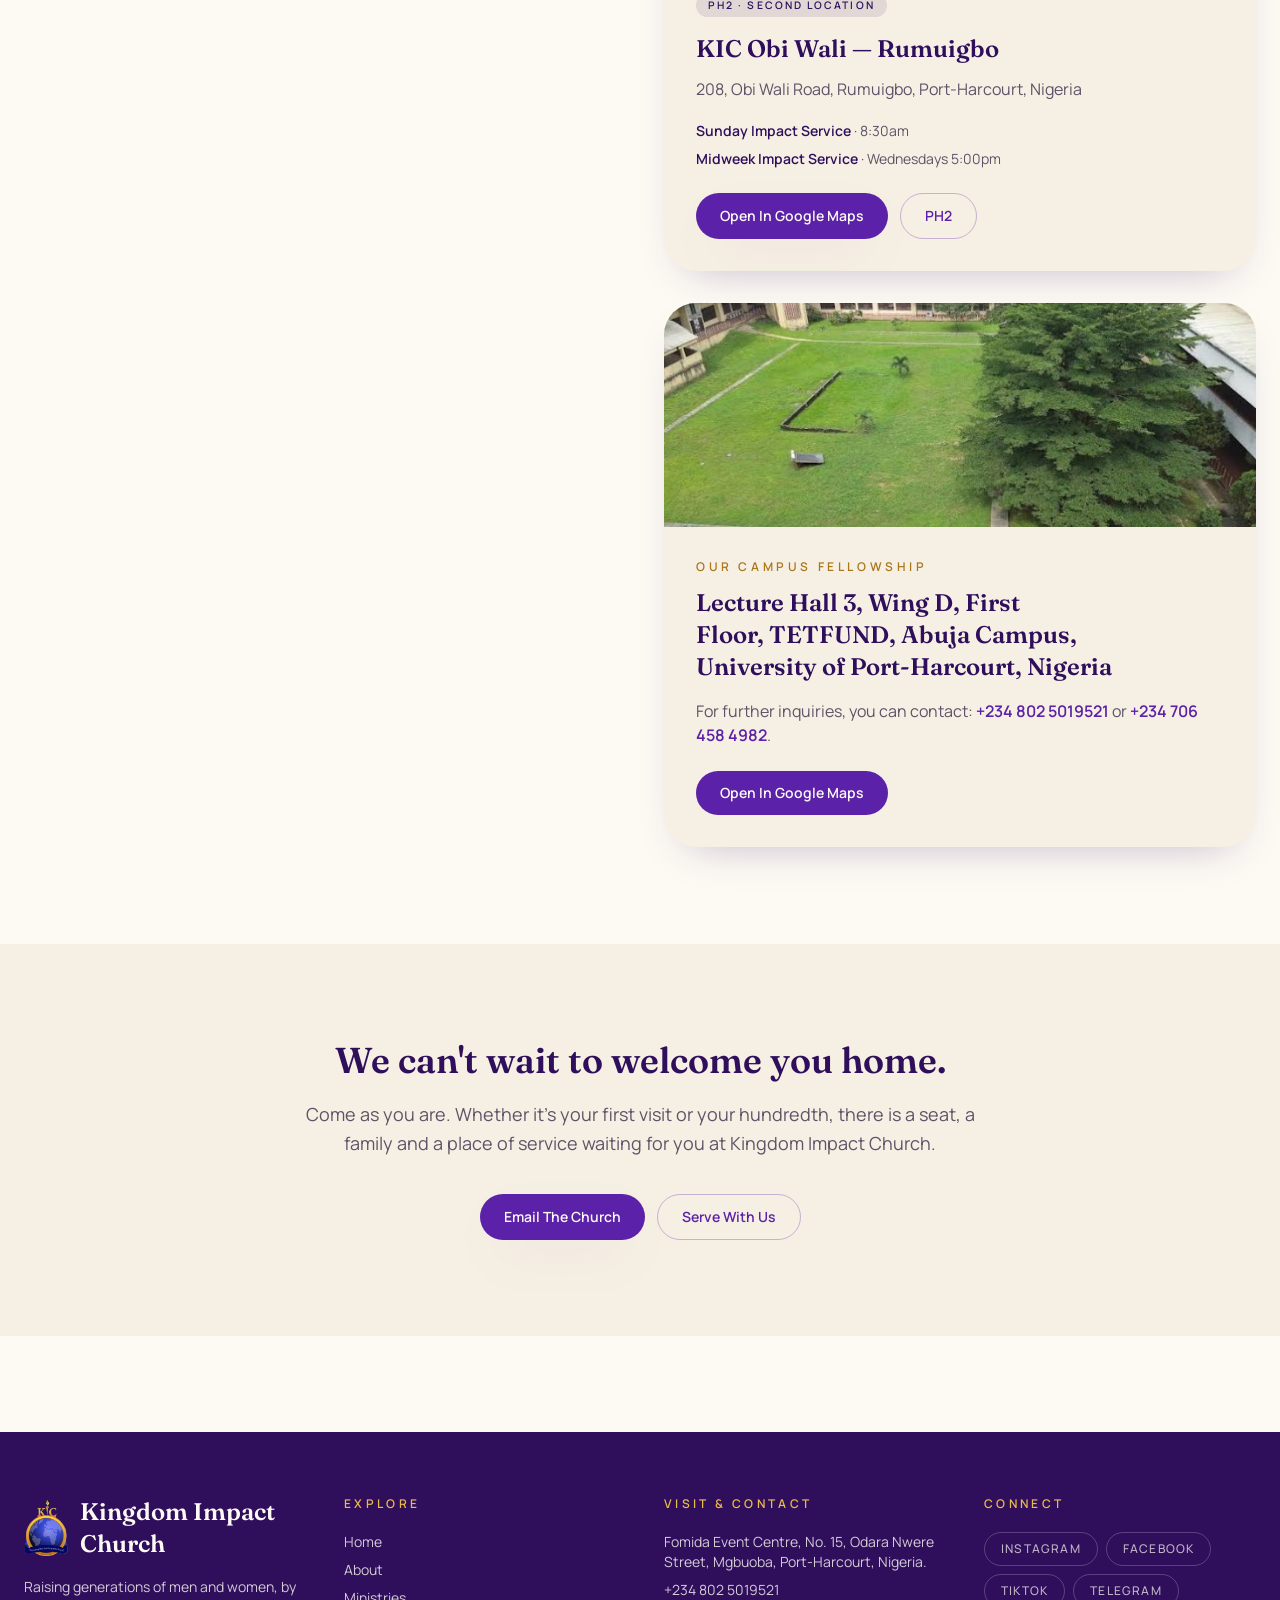
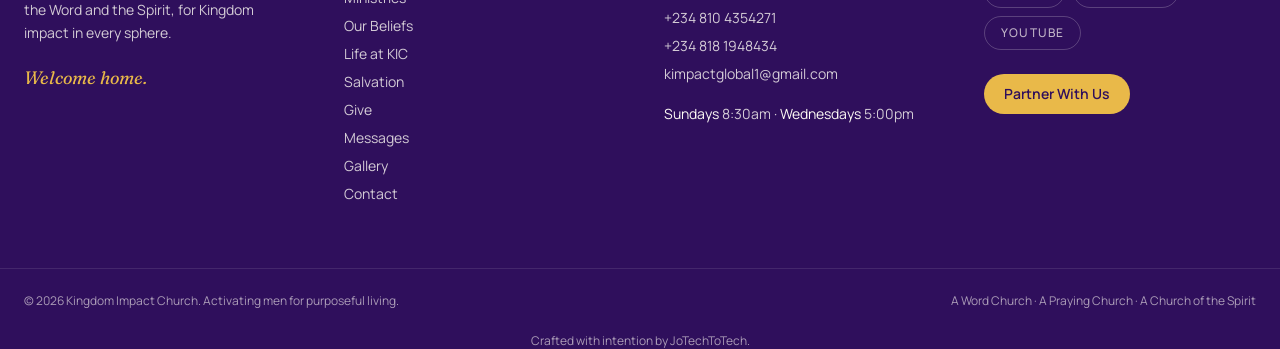
<file: contact.html>
<!DOCTYPE html>
<html lang="en" class="scroll-smooth">
<head>
<meta charset="utf-8" />
<meta name="viewport" content="width=device-width, initial-scale=1" />
<title>Contact & Visit Us | Kingdom Impact Church</title>
<meta name="description" content="Visit Kingdom Impact Church - headquarters (PH1) at Fomida Event Centre, Mgbuoba and our second location (PH2) at 208 Obi Wali Road, Rumuigbo, Port Harcourt. Sundays 8:30am, Wednesdays 5pm." />
<meta name="author" content="Kingdom Impact Church" />
<meta property="og:site_name" content="Kingdom Impact Church" />
<meta property="og:title" content="Contact & Visit Us | Kingdom Impact Church" />
<meta property="og:description" content="Visit Kingdom Impact Church - headquarters (PH1) at Fomida Event Centre, Mgbuoba and our second location (PH2) at 208 Obi Wali Road, Rumuigbo, Port Harcourt. Sundays 8:30am, Wednesdays 5pm." />
<meta property="og:type" content="website" />
<meta property="og:image" content="assets/img/welcome-home.jpg" />
<meta name="twitter:card" content="summary_large_image" />
<meta name="twitter:title" content="Contact & Visit Us | Kingdom Impact Church" />
<meta name="twitter:description" content="Visit Kingdom Impact Church - headquarters (PH1) at Fomida Event Centre, Mgbuoba and our second location (PH2) at 208 Obi Wali Road, Rumuigbo, Port Harcourt. Sundays 8:30am, Wednesdays 5pm." />
<link rel="canonical" href="contact.html" />
<link rel="preconnect" href="https://fonts.googleapis.com" />
<link rel="preconnect" href="https://fonts.gstatic.com" crossorigin />
<link href="https://fonts.googleapis.com/css2?family=Fraunces:ital,opsz,wght@0,9..144,400;0,9..144,500;0,9..144,600;0,9..144,700;1,9..144,400;1,9..144,500&family=Manrope:wght@300;400;500;600;700&display=swap" rel="stylesheet" />
<link rel="stylesheet" href="assets/css/tailwind.css" />
<link rel="stylesheet" href="assets/css/site.css" />
<link rel="icon" href="favicon.png" type="image/png" />
<link rel="apple-touch-icon" href="favicon.png" />
</head>
<body class="bg-cream font-body text-ink antialiased">
<a href="#main" class="sr-only focus:not-sr-only focus:absolute focus:left-4 focus:top-4 focus:z-[100] focus:rounded-full focus:bg-royal focus:px-5 focus:py-2 focus:text-cream">Skip to main content</a>

<header class="sticky top-0 z-50 border-b border-royal/10 bg-cream/90 backdrop-blur-md">
  <div class="hidden bg-royal text-cream/90 lg:block">
    <div class="mx-auto flex max-w-7xl items-center justify-between gap-6 px-6 py-2 text-xs tracking-wide">
      <p class="flex items-center gap-2"><span class="text-gold"><svg class="h-4 w-4 inline" viewBox="0 0 24 24" fill="currentColor" aria-hidden="true"><path fill-rule="evenodd" d="M12 2.25c-5.385 0-9.75 4.365-9.75 9.75s4.365 9.75 9.75 9.75 9.75-4.365 9.75-9.75S17.385 2.25 12 2.25ZM12.75 6a.75.75 0 0 0-1.5 0v6c0 .284.16.544.415.67l4 2a.75.75 0 0 0 .67-1.34l-3.585-1.794V6Z" clip-rule="evenodd"/></svg></span> Sundays 8:30am &middot; Wednesdays 5:00pm</p>
      <div class="flex items-center gap-5">
        <a class="hover:text-gold transition" href="tel:+2348025019521">+234 802 5019521</a>
        <a class="hover:text-gold transition" href="mailto:kimpactglobal1@gmail.com">kimpactglobal1@gmail.com</a>
      </div>
    </div>
  </div>
  <div class="mx-auto flex max-w-7xl items-center justify-between gap-4 px-5 py-3 sm:px-6">
    <a href="index.html" class="flex items-center gap-3 md:gap-4" aria-label="Kingdom Impact Church home">
      <img src="assets/img/kic-logo.png" alt="Kingdom Impact Church logo" class="h-12 w-auto drop-shadow-sm" width="48" height="61" />
      <span class="leading-tight">
        <span class="block font-display text-lg font-semibold tracking-tight text-royal-deep sm:text-xl md:whitespace-nowrap">Kingdom Impact Church</span>
        <span class="block text-[0.65rem] uppercase tracking-[0.28em] text-gold-deep md:whitespace-nowrap">Raising Men &middot; Influencing Spheres</span>
      </span>
    </a>
    <nav class="hidden items-center gap-1 xl:flex" aria-label="Primary"><a href="index.html" class="nav-link">Home</a><a href="about.html" class="nav-link">About</a><a href="ministries.html" class="nav-link">Ministries</a><a href="beliefs.html" class="nav-link">Our Beliefs</a><a href="life-at-kic.html" class="nav-link">Life at KIC</a><a href="salvation.html" class="nav-link">Salvation</a><a href="give.html" class="nav-link">Give</a><a href="messages.html" class="nav-link">Messages</a><a href="gallery.html" class="nav-link">Gallery</a><a href="contact.html" class="nav-link nav-link-active" aria-current="page">Contact</a></nav>
    <div class="flex items-center gap-2">
      <a href="contact.html" class="hidden rounded-full bg-royal px-5 py-2.5 text-sm font-semibold text-cream shadow-glow transition hover:bg-royal-deep hover:-translate-y-0.5 sm:inline-flex">Join Us This Sunday</a>
      <button type="button" class="menu-toggle grid h-11 w-11 place-items-center rounded-full border border-royal/20 text-royal-deep xl:hidden" aria-label="Open menu" aria-expanded="false" aria-controls="mobile-nav">
        <svg class="h-6 w-6" fill="none" stroke="currentColor" stroke-width="1.8" viewBox="0 0 24 24" aria-hidden="true"><path stroke-linecap="round" d="M3.75 6.75h16.5M3.75 12h16.5M3.75 17.25h16.5"/></svg>
      </button>
    </div>
  </div>
  <div id="mobile-nav" class="hidden border-t border-royal/10 bg-cream xl:hidden">
    <nav class="mx-auto flex max-w-7xl flex-col px-5 py-3" aria-label="Mobile">
      <a href="index.html" class="mobile-link">Home</a><a href="about.html" class="mobile-link">About</a><a href="ministries.html" class="mobile-link">Ministries</a><a href="beliefs.html" class="mobile-link">Our Beliefs</a><a href="life-at-kic.html" class="mobile-link">Life at KIC</a><a href="salvation.html" class="mobile-link">Salvation</a><a href="give.html" class="mobile-link">Give</a><a href="messages.html" class="mobile-link">Messages</a><a href="gallery.html" class="mobile-link">Gallery</a><a href="contact.html" class="mobile-link text-royal">Contact</a>
      <a href="contact.html" class="mt-3 rounded-full bg-royal px-5 py-3 text-center text-sm font-semibold text-cream">Join Us This Sunday</a>
      <div class="mt-3 flex flex-wrap gap-4 border-t border-royal/10 pt-3 text-sm text-ink-soft">
        <a class="hover:text-royal" href="tel:+2348025019521">Call us</a>
        <a class="hover:text-royal" href="mailto:kimpactglobal1@gmail.com">Email us</a>
        <a class="hover:text-royal" href="https://www.google.com/maps/search/?api=1&query=208+Obi+Wali+Road,+Rumuigbo,+Port+Harcourt,+Nigeria" target="_blank" rel="noopener">Open map</a>
      </div>
    </nav>
  </div>
</header>
<main id="main">
<section class="relative overflow-hidden">
  <img src="assets/img/church-building.jpg" alt="" aria-hidden="true" class="absolute inset-0 h-full w-full object-cover" />
  <div class="absolute inset-0 bg-gradient-to-r from-royal-deep/95 via-royal/85 to-royal/55"></div>
  <div class="light-rays"></div>
  <div class="relative mx-auto max-w-7xl px-6 py-20 sm:py-28">
    <p class="reveal text-xs font-semibold uppercase tracking-[0.34em] text-gold">Contact &amp; Location</p>
    <h1 class="reveal mt-5 max-w-3xl font-display text-4xl font-semibold leading-[1.08] text-cream sm:text-5xl lg:text-6xl">Visit Us</h1>
    <p class="reveal mt-6 max-w-2xl text-lg leading-relaxed text-cream/85">Two locations in Port-Harcourt: our headquarters (PH1) in Mgbuoba and Obi Wali, Rumuigbo (PH2). Find us, call us, or send a message &mdash; we would love to welcome you home this Sunday.</p>
    <div class="mt-8 flex flex-wrap gap-3"><a href="https://www.google.com/maps/search/?api=1&query=208+Obi+Wali+Road,+Rumuigbo,+Port+Harcourt,+Nigeria" class="btn-gold" target="_blank" rel="noopener">Open Map</a><a href="tel:+2348025019521" class="btn-outline-light">Call Us Now</a></div>
  </div>
  <div class="curve-divider"></div>
</section>

<section class="bg-cream py-20 sm:py-24">
  <div class="mx-auto grid max-w-7xl gap-12 px-6 lg:grid-cols-[1fr_1fr]">
    <div class="reveal">
      <p class="eyebrow">Contact Us</p>
      <h2 class="section-title">For inquiries, call</h2>
      <div class="mt-6 space-y-3"><a href="tel:+2348025019521" class="contact-line"><svg class="h-5 w-5 shrink-0 text-gold-deep" viewBox="0 0 24 24" fill="currentColor" aria-hidden="true"><path d="M2.25 6.75c0 8.284 6.716 15 15 15h2.25a2.25 2.25 0 0 0 2.25-2.25v-1.372c0-.516-.351-.966-.852-1.091l-4.423-1.106c-.44-.11-.902.055-1.173.417l-.97 1.293a.75.75 0 0 1-.86.276 12.05 12.05 0 0 1-6.844-6.844.75.75 0 0 1 .276-.86l1.293-.97c.362-.271.527-.734.417-1.173L7.512 3.652A1.125 1.125 0 0 0 6.42 2.8H5.048A2.25 2.25 0 0 0 2.798 5.05l-.548 1.7Z"/></svg><span>08025019521</span></a><a href="tel:+2348104354271" class="contact-line"><svg class="h-5 w-5 shrink-0 text-gold-deep" viewBox="0 0 24 24" fill="currentColor" aria-hidden="true"><path d="M2.25 6.75c0 8.284 6.716 15 15 15h2.25a2.25 2.25 0 0 0 2.25-2.25v-1.372c0-.516-.351-.966-.852-1.091l-4.423-1.106c-.44-.11-.902.055-1.173.417l-.97 1.293a.75.75 0 0 1-.86.276 12.05 12.05 0 0 1-6.844-6.844.75.75 0 0 1 .276-.86l1.293-.97c.362-.271.527-.734.417-1.173L7.512 3.652A1.125 1.125 0 0 0 6.42 2.8H5.048A2.25 2.25 0 0 0 2.798 5.05l-.548 1.7Z"/></svg><span>08104354271</span></a><a href="tel:+2348181948434" class="contact-line"><svg class="h-5 w-5 shrink-0 text-gold-deep" viewBox="0 0 24 24" fill="currentColor" aria-hidden="true"><path d="M2.25 6.75c0 8.284 6.716 15 15 15h2.25a2.25 2.25 0 0 0 2.25-2.25v-1.372c0-.516-.351-.966-.852-1.091l-4.423-1.106c-.44-.11-.902.055-1.173.417l-.97 1.293a.75.75 0 0 1-.86.276 12.05 12.05 0 0 1-6.844-6.844.75.75 0 0 1 .276-.86l1.293-.97c.362-.271.527-.734.417-1.173L7.512 3.652A1.125 1.125 0 0 0 6.42 2.8H5.048A2.25 2.25 0 0 0 2.798 5.05l-.548 1.7Z"/></svg><span>08181948434</span></a></div>
      <a href="mailto:kimpactglobal1@gmail.com" class="contact-line mt-3"><svg class="h-5 w-5 shrink-0 text-gold-deep" viewBox="0 0 24 24" fill="currentColor" aria-hidden="true"><path d="M1.5 8.67v8.58a3 3 0 0 0 3 3h15a3 3 0 0 0 3-3V8.67l-8.928 5.493a3 3 0 0 1-3.144 0L1.5 8.67Z"/><path d="M22.5 6.908V6.75a3 3 0 0 0-3-3h-15a3 3 0 0 0-3 3v.158l9.714 5.978a1.5 1.5 0 0 0 1.572 0L22.5 6.908Z"/></svg><span>kimpactglobal1@gmail.com</span></a>
      <h3 class="mt-10 font-display text-xl font-semibold text-royal-deep">Reach out to us on our social media handles</h3>
      <div class="mt-4 flex flex-wrap gap-2"><a href="https://www.instagram.com/thekicglobal?igsh=Nm9yOWJ3NWNyNTFh" target="_blank" rel="noopener" aria-label="Instagram" class="rounded-full border border-current/30 px-4 py-2 text-xs font-medium uppercase tracking-widest text-royal transition hover:text-gold">Instagram</a><a href="https://www.facebook.com/thekicglobal" target="_blank" rel="noopener" aria-label="Facebook" class="rounded-full border border-current/30 px-4 py-2 text-xs font-medium uppercase tracking-widest text-royal transition hover:text-gold">Facebook</a><a href="https://www.tiktok.com/@thekicglobal" target="_blank" rel="noopener" aria-label="TikTok" class="rounded-full border border-current/30 px-4 py-2 text-xs font-medium uppercase tracking-widest text-royal transition hover:text-gold">TikTok</a><a href="https://t.me/kicglobal" target="_blank" rel="noopener" aria-label="Telegram" class="rounded-full border border-current/30 px-4 py-2 text-xs font-medium uppercase tracking-widest text-royal transition hover:text-gold">Telegram</a><a href="https://youtube.com/@thekicglobal?si=deO8NxLSejpScGAe" target="_blank" rel="noopener" aria-label="YouTube" class="rounded-full border border-current/30 px-4 py-2 text-xs font-medium uppercase tracking-widest text-royal transition hover:text-gold">YouTube</a></div>
      <div class="mt-10 rounded-[2rem] bg-sand p-8">
        <h3 class="font-display text-xl font-semibold text-royal-deep">Service Times</h3>
        <ul class="mt-4 space-y-3 text-ink-soft">
          <li class="flex gap-3"><svg class="h-5 w-5 shrink-0 text-gold-deep" viewBox="0 0 24 24" fill="currentColor" aria-hidden="true"><path fill-rule="evenodd" d="M12 2.25c-5.385 0-9.75 4.365-9.75 9.75s4.365 9.75 9.75 9.75 9.75-4.365 9.75-9.75S17.385 2.25 12 2.25ZM12.75 6a.75.75 0 0 0-1.5 0v6c0 .284.16.544.415.67l4 2a.75.75 0 0 0 .67-1.34l-3.585-1.794V6Z" clip-rule="evenodd"/></svg><span><strong class="text-royal">Sundays</strong> &mdash; 8:30am</span></li>
          <li class="flex gap-3"><svg class="h-5 w-5 shrink-0 text-gold-deep" viewBox="0 0 24 24" fill="currentColor" aria-hidden="true"><path fill-rule="evenodd" d="M12 2.25c-5.385 0-9.75 4.365-9.75 9.75s4.365 9.75 9.75 9.75 9.75-4.365 9.75-9.75S17.385 2.25 12 2.25ZM12.75 6a.75.75 0 0 0-1.5 0v6c0 .284.16.544.415.67l4 2a.75.75 0 0 0 .67-1.34l-3.585-1.794V6Z" clip-rule="evenodd"/></svg><span><strong class="text-royal">Wednesdays</strong> &mdash; 5:00pm</span></li>
        </ul>
      </div>
    </div>
    <div class="reveal space-y-8">
      <article class="overflow-hidden rounded-[2rem] bg-sand shadow-soft ring-1 ring-gold/40">
        <img src="assets/img/gallery/kic-03.jpg" alt="Fomida Event Centre, Mgbuoba - Kingdom Impact Church headquarters auditorium" class="h-56 w-full object-cover" loading="lazy" />
        <div class="p-8">
          <div class="flex flex-wrap items-center gap-3">
            <span class="rounded-full bg-royal px-3 py-1 text-[0.65rem] font-semibold uppercase tracking-[0.2em] text-cream">PH1 &middot; Headquarters</span>
          </div>
          <h3 class="mt-4 font-display text-2xl font-semibold text-royal-deep">KIC Mgbuoba &mdash; Headquarters</h3>
          <p class="mt-3 text-ink-soft">Fomida Event Centre, No. 15, Odara Nwere Street, Mgbuoba, Port-Harcourt, Nigeria.</p>
          <ul class="mt-5 space-y-2 text-sm text-ink-soft">
            <li><span class="font-semibold text-royal-deep">Sunday Impact Service</span> &middot; 8:30am</li>
            <li><span class="font-semibold text-royal-deep">Midweek Impact Service</span> &middot; Wednesdays 5:00pm</li>
          </ul>
          <div class="mt-6 flex flex-wrap gap-3">
            <a href="https://www.google.com/maps/search/?api=1&query=Fomida+Event+Centre,+15+Odara+Nwere+Street,+Mgbuoba,+Port+Harcourt,+Nigeria" target="_blank" rel="noopener" class="btn-primary">Open In Google Maps</a>
            <a href="tel:+2348025019521" class="btn-outline">PH1</a>
          </div>
        </div>
      </article>
      <article class="overflow-hidden rounded-[2rem] bg-sand shadow-soft">
        <img src="assets/img/church-building.jpg" alt="Kingdom Impact Church Obi Wali Road, Rumuigbo, Port Harcourt" class="h-56 w-full object-cover" loading="lazy" />
        <div class="p-8">
          <div class="flex flex-wrap items-center gap-3">
            <span class="rounded-full bg-royal-deep/10 px-3 py-1 text-[0.65rem] font-semibold uppercase tracking-[0.2em] text-royal-deep">PH2 &middot; Second Location</span>
          </div>
          <h3 class="mt-4 font-display text-2xl font-semibold text-royal-deep">KIC Obi Wali &mdash; Rumuigbo</h3>
          <p class="mt-3 text-ink-soft">208, Obi Wali Road, Rumuigbo, Port-Harcourt, Nigeria</p>
          <ul class="mt-5 space-y-2 text-sm text-ink-soft">
            <li><span class="font-semibold text-royal-deep">Sunday Impact Service</span> &middot; 8:30am</li>
            <li><span class="font-semibold text-royal-deep">Midweek Impact Service</span> &middot; Wednesdays 5:00pm</li>
          </ul>
          <div class="mt-6 flex flex-wrap gap-3">
            <a href="https://www.google.com/maps/search/?api=1&query=208+Obi+Wali+Road,+Rumuigbo,+Port+Harcourt,+Nigeria" target="_blank" rel="noopener" class="btn-primary">Open In Google Maps</a>
            <a href="tel:+2348104354271" class="btn-outline">PH2</a>
          </div>
        </div>
      </article>
      <article class="overflow-hidden rounded-[2rem] bg-sand shadow-soft">
        <img src="assets/img/uniport-campus.jpg" alt="University of Port Harcourt campus where the KIC campus fellowship meets" class="h-56 w-full object-cover" loading="lazy" />
        <div class="p-8">
          <p class="eyebrow">Our Campus Fellowship</p>
          <h3 class="mt-3 font-display text-2xl font-semibold text-royal-deep">Lecture Hall 3, Wing D, First Floor, TETFUND, Abuja Campus, University of Port-Harcourt, Nigeria</h3>
          <p class="mt-4 text-ink-soft">For further inquiries, you can contact:
            <a class="font-semibold text-royal underline-offset-4 hover:underline" href="tel:+2348025019521">+234 802 5019521</a> or
            <a class="font-semibold text-royal underline-offset-4 hover:underline" href="tel:+2347064584982">+234 706 458 4982</a>.
          </p>
          <a href="https://www.google.com/maps/search/?api=1&query=TETFUND+Building,+Abuja+Campus,+University+of+Port+Harcourt,+Nigeria" target="_blank" rel="noopener" class="btn-primary mt-6">Open In Google Maps</a>
        </div>
      </article>
    </div>
  </div>
</section>

<section class="bg-sand py-20 sm:py-24">
  <div class="mx-auto max-w-4xl px-6 text-center">
    <h2 class="font-display text-4xl font-semibold text-royal-deep">We can't wait to welcome you home.</h2>
    <p class="mx-auto mt-5 max-w-2xl text-lg leading-relaxed text-ink-soft">Come as you are. Whether it's your first visit or your hundredth, there is a seat, a family and a place of service waiting for you at Kingdom Impact Church.</p>
    <div class="mt-9 flex flex-wrap justify-center gap-3">
      <a href="mailto:kimpactglobal1@gmail.com" class="btn-primary">Email The Church</a>
      <a href="ministries.html" class="btn-outline">Serve With Us</a>
    </div>
  </div>
</section>
</main>
<footer class="mt-24 bg-royal-deep text-cream/80">
  <div class="mx-auto grid max-w-7xl gap-12 px-6 py-16 md:grid-cols-2 lg:grid-cols-4">
    <div>
      <div class="flex items-center gap-3">
        <img src="assets/img/kic-logo.png" alt="Kingdom Impact Church logo" class="h-14 w-auto" width="56" height="71" />
        <p class="font-display text-2xl font-semibold text-cream">Kingdom Impact Church</p>
      </div>
      <p class="mt-4 max-w-xs text-sm leading-relaxed">Raising generations of men and women, by the Word and the Spirit, for Kingdom impact in every sphere.</p>
      <p class="mt-5 font-display text-lg italic text-gold">Welcome home.</p>
    </div>
    <div>
      <h2 class="text-xs font-semibold uppercase tracking-[0.28em] text-gold">Explore</h2>
      <ul class="mt-5 grid grid-cols-2 gap-y-2 text-sm md:grid-cols-1"><li><a class="transition hover:text-gold" href="index.html">Home</a></li><li><a class="transition hover:text-gold" href="about.html">About</a></li><li><a class="transition hover:text-gold" href="ministries.html">Ministries</a></li><li><a class="transition hover:text-gold" href="beliefs.html">Our Beliefs</a></li><li><a class="transition hover:text-gold" href="life-at-kic.html">Life at KIC</a></li><li><a class="transition hover:text-gold" href="salvation.html">Salvation</a></li><li><a class="transition hover:text-gold" href="give.html">Give</a></li><li><a class="transition hover:text-gold" href="messages.html">Messages</a></li><li><a class="transition hover:text-gold" href="gallery.html">Gallery</a></li><li><a class="transition hover:text-gold" href="contact.html">Contact</a></li></ul>
    </div>
    <div>
      <h2 class="text-xs font-semibold uppercase tracking-[0.28em] text-gold">Visit &amp; Contact</h2>
      <ul class="mt-5 space-y-2 text-sm">
        <li><a class="transition hover:text-gold" href="https://www.google.com/maps/search/?api=1&query=208+Obi+Wali+Road,+Rumuigbo,+Port+Harcourt,+Nigeria" target="_blank" rel="noopener">Fomida Event Centre, No. 15, Odara Nwere Street, Mgbuoba, Port-Harcourt, Nigeria.</a></li>
        <li><a class="transition hover:text-gold" href="tel:+2348025019521">+234 802 5019521</a></li><li><a class="transition hover:text-gold" href="tel:+2348104354271">+234 810 4354271</a></li><li><a class="transition hover:text-gold" href="tel:+2348181948434">+234 818 1948434</a></li>
        <li><a class="transition hover:text-gold" href="mailto:kimpactglobal1@gmail.com">kimpactglobal1@gmail.com</a></li>
      </ul>
      <p class="mt-5 text-sm"><span class="text-cream">Sundays</span> 8:30am &middot; <span class="text-cream">Wednesdays</span> 5:00pm</p>
    </div>
    <div>
      <h2 class="text-xs font-semibold uppercase tracking-[0.28em] text-gold">Connect</h2>
      <div class="mt-5 flex flex-wrap gap-2"><a href="https://www.instagram.com/thekicglobal?igsh=Nm9yOWJ3NWNyNTFh" target="_blank" rel="noopener" aria-label="Instagram" class="rounded-full border border-current/30 px-4 py-2 text-xs font-medium uppercase tracking-widest text-cream/70 transition hover:text-gold">Instagram</a><a href="https://www.facebook.com/thekicglobal" target="_blank" rel="noopener" aria-label="Facebook" class="rounded-full border border-current/30 px-4 py-2 text-xs font-medium uppercase tracking-widest text-cream/70 transition hover:text-gold">Facebook</a><a href="https://www.tiktok.com/@thekicglobal" target="_blank" rel="noopener" aria-label="TikTok" class="rounded-full border border-current/30 px-4 py-2 text-xs font-medium uppercase tracking-widest text-cream/70 transition hover:text-gold">TikTok</a><a href="https://t.me/kicglobal" target="_blank" rel="noopener" aria-label="Telegram" class="rounded-full border border-current/30 px-4 py-2 text-xs font-medium uppercase tracking-widest text-cream/70 transition hover:text-gold">Telegram</a><a href="https://youtube.com/@thekicglobal?si=deO8NxLSejpScGAe" target="_blank" rel="noopener" aria-label="YouTube" class="rounded-full border border-current/30 px-4 py-2 text-xs font-medium uppercase tracking-widest text-cream/70 transition hover:text-gold">YouTube</a></div>
      <a href="give.html" class="mt-6 inline-flex rounded-full bg-gold px-5 py-2.5 text-sm font-semibold text-royal-deep transition hover:bg-gold-light">Partner With Us</a>
    </div>
  </div>
  <div class="border-t border-cream/10">
    <div class="mx-auto flex max-w-7xl flex-col gap-2 px-6 py-6 text-xs text-cream/60 sm:flex-row sm:items-center sm:justify-between">
      <p>&copy; 2026 Kingdom Impact Church. Activating men for purposeful living.</p>
      <p>A Word Church &middot; A Praying Church &middot; A Church of the Spirit</p>
    </div>
    <p class="mx-auto max-w-7xl px-6 pb-6 text-center text-xs text-cream/60">Crafted with intention by <a class="transition hover:text-gold" href="https://jotechtotech.com" target="_blank" rel="noopener noreferrer">JoTechToTech</a>.</p>
  </div>
</footer>
<script src="assets/js/site.js" defer></script>
</body>
</html>
</file>
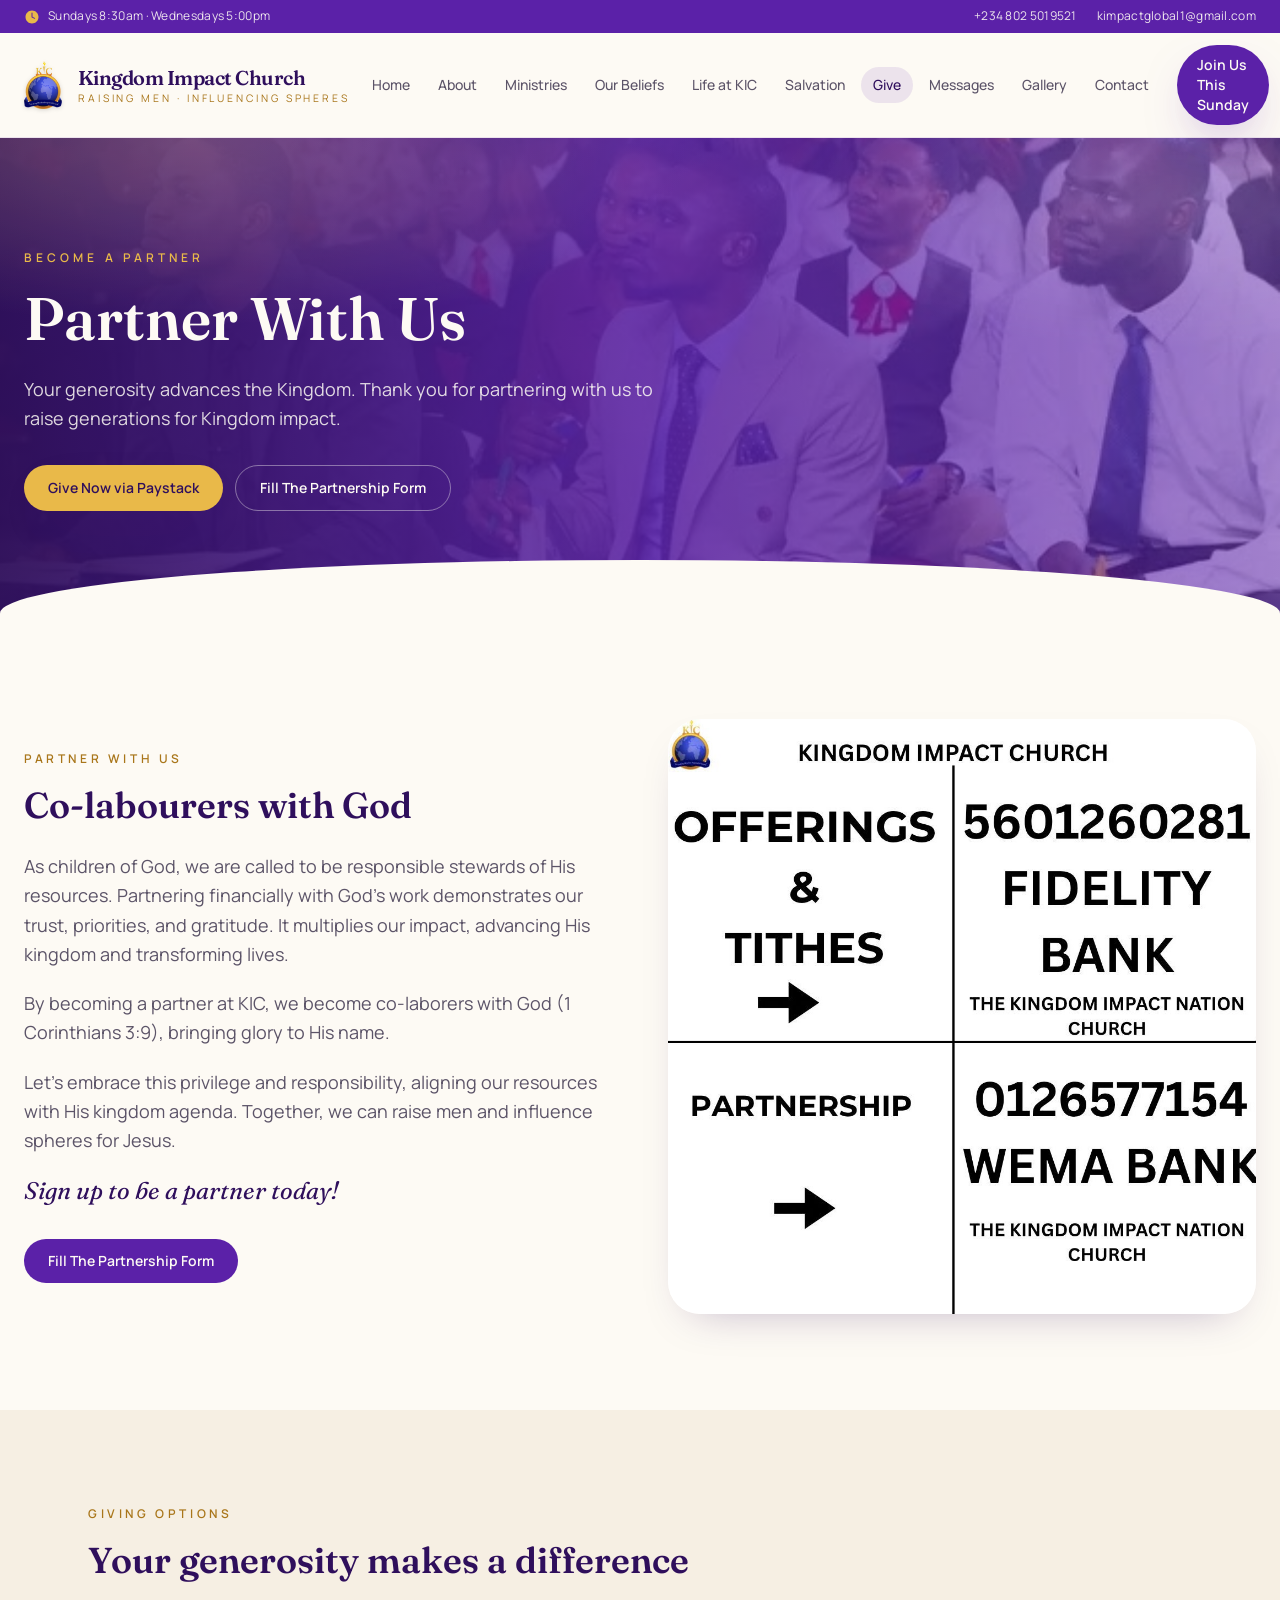
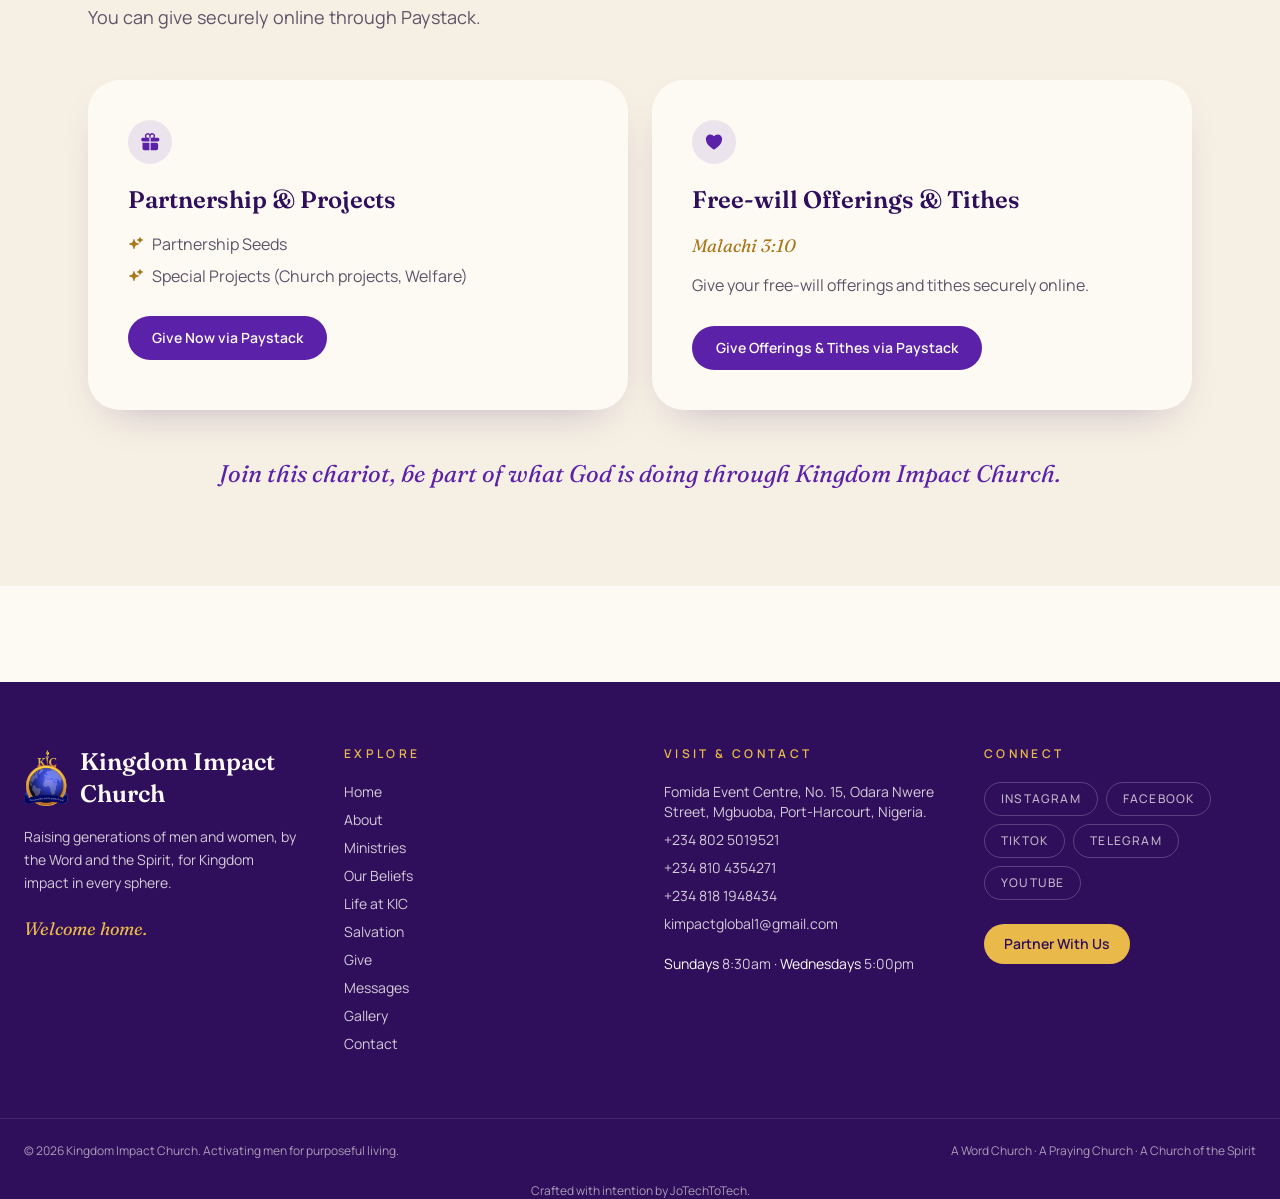
<file: give.html>
<!DOCTYPE html>
<html lang="en" class="scroll-smooth">
<head>
<meta charset="utf-8" />
<meta name="viewport" content="width=device-width, initial-scale=1" />
<title>Give & Partner With Us | Kingdom Impact Church</title>
<meta name="description" content="Partner with Kingdom Impact Church. Give partnership seeds, special project support, free-will offerings and tithes securely via Paystack." />
<meta name="author" content="Kingdom Impact Church" />
<meta property="og:site_name" content="Kingdom Impact Church" />
<meta property="og:title" content="Give & Partner With Us | Kingdom Impact Church" />
<meta property="og:description" content="Partner with Kingdom Impact Church. Give partnership seeds, special project support, free-will offerings and tithes securely via Paystack." />
<meta property="og:type" content="website" />
<meta property="og:image" content="assets/img/welcome-home.jpg" />
<meta name="twitter:card" content="summary_large_image" />
<meta name="twitter:title" content="Give & Partner With Us | Kingdom Impact Church" />
<meta name="twitter:description" content="Partner with Kingdom Impact Church. Give partnership seeds, special project support, free-will offerings and tithes securely via Paystack." />
<link rel="canonical" href="give.html" />
<link rel="preconnect" href="https://fonts.googleapis.com" />
<link rel="preconnect" href="https://fonts.gstatic.com" crossorigin />
<link href="https://fonts.googleapis.com/css2?family=Fraunces:ital,opsz,wght@0,9..144,400;0,9..144,500;0,9..144,600;0,9..144,700;1,9..144,400;1,9..144,500&family=Manrope:wght@300;400;500;600;700&display=swap" rel="stylesheet" />
<link rel="stylesheet" href="assets/css/tailwind.css" />
<link rel="stylesheet" href="assets/css/site.css" />
<link rel="icon" href="favicon.png" type="image/png" />
<link rel="apple-touch-icon" href="favicon.png" />
</head>
<body class="bg-cream font-body text-ink antialiased">
<a href="#main" class="sr-only focus:not-sr-only focus:absolute focus:left-4 focus:top-4 focus:z-[100] focus:rounded-full focus:bg-royal focus:px-5 focus:py-2 focus:text-cream">Skip to main content</a>

<header class="sticky top-0 z-50 border-b border-royal/10 bg-cream/90 backdrop-blur-md">
  <div class="hidden bg-royal text-cream/90 lg:block">
    <div class="mx-auto flex max-w-7xl items-center justify-between gap-6 px-6 py-2 text-xs tracking-wide">
      <p class="flex items-center gap-2"><span class="text-gold"><svg class="h-4 w-4 inline" viewBox="0 0 24 24" fill="currentColor" aria-hidden="true"><path fill-rule="evenodd" d="M12 2.25c-5.385 0-9.75 4.365-9.75 9.75s4.365 9.75 9.75 9.75 9.75-4.365 9.75-9.75S17.385 2.25 12 2.25ZM12.75 6a.75.75 0 0 0-1.5 0v6c0 .284.16.544.415.67l4 2a.75.75 0 0 0 .67-1.34l-3.585-1.794V6Z" clip-rule="evenodd"/></svg></span> Sundays 8:30am &middot; Wednesdays 5:00pm</p>
      <div class="flex items-center gap-5">
        <a class="hover:text-gold transition" href="tel:+2348025019521">+234 802 5019521</a>
        <a class="hover:text-gold transition" href="mailto:kimpactglobal1@gmail.com">kimpactglobal1@gmail.com</a>
      </div>
    </div>
  </div>
  <div class="mx-auto flex max-w-7xl items-center justify-between gap-4 px-5 py-3 sm:px-6">
    <a href="index.html" class="flex items-center gap-3 md:gap-4" aria-label="Kingdom Impact Church home">
      <img src="assets/img/kic-logo.png" alt="Kingdom Impact Church logo" class="h-12 w-auto drop-shadow-sm" width="48" height="61" />
      <span class="leading-tight">
        <span class="block font-display text-lg font-semibold tracking-tight text-royal-deep sm:text-xl md:whitespace-nowrap">Kingdom Impact Church</span>
        <span class="block text-[0.65rem] uppercase tracking-[0.28em] text-gold-deep md:whitespace-nowrap">Raising Men &middot; Influencing Spheres</span>
      </span>
    </a>
    <nav class="hidden items-center gap-1 xl:flex" aria-label="Primary"><a href="index.html" class="nav-link">Home</a><a href="about.html" class="nav-link">About</a><a href="ministries.html" class="nav-link">Ministries</a><a href="beliefs.html" class="nav-link">Our Beliefs</a><a href="life-at-kic.html" class="nav-link">Life at KIC</a><a href="salvation.html" class="nav-link">Salvation</a><a href="give.html" class="nav-link nav-link-active" aria-current="page">Give</a><a href="messages.html" class="nav-link">Messages</a><a href="gallery.html" class="nav-link">Gallery</a><a href="contact.html" class="nav-link">Contact</a></nav>
    <div class="flex items-center gap-2">
      <a href="contact.html" class="hidden rounded-full bg-royal px-5 py-2.5 text-sm font-semibold text-cream shadow-glow transition hover:bg-royal-deep hover:-translate-y-0.5 sm:inline-flex">Join Us This Sunday</a>
      <button type="button" class="menu-toggle grid h-11 w-11 place-items-center rounded-full border border-royal/20 text-royal-deep xl:hidden" aria-label="Open menu" aria-expanded="false" aria-controls="mobile-nav">
        <svg class="h-6 w-6" fill="none" stroke="currentColor" stroke-width="1.8" viewBox="0 0 24 24" aria-hidden="true"><path stroke-linecap="round" d="M3.75 6.75h16.5M3.75 12h16.5M3.75 17.25h16.5"/></svg>
      </button>
    </div>
  </div>
  <div id="mobile-nav" class="hidden border-t border-royal/10 bg-cream xl:hidden">
    <nav class="mx-auto flex max-w-7xl flex-col px-5 py-3" aria-label="Mobile">
      <a href="index.html" class="mobile-link">Home</a><a href="about.html" class="mobile-link">About</a><a href="ministries.html" class="mobile-link">Ministries</a><a href="beliefs.html" class="mobile-link">Our Beliefs</a><a href="life-at-kic.html" class="mobile-link">Life at KIC</a><a href="salvation.html" class="mobile-link">Salvation</a><a href="give.html" class="mobile-link text-royal">Give</a><a href="messages.html" class="mobile-link">Messages</a><a href="gallery.html" class="mobile-link">Gallery</a><a href="contact.html" class="mobile-link">Contact</a>
      <a href="contact.html" class="mt-3 rounded-full bg-royal px-5 py-3 text-center text-sm font-semibold text-cream">Join Us This Sunday</a>
      <div class="mt-3 flex flex-wrap gap-4 border-t border-royal/10 pt-3 text-sm text-ink-soft">
        <a class="hover:text-royal" href="tel:+2348025019521">Call us</a>
        <a class="hover:text-royal" href="mailto:kimpactglobal1@gmail.com">Email us</a>
        <a class="hover:text-royal" href="https://www.google.com/maps/search/?api=1&query=208+Obi+Wali+Road,+Rumuigbo,+Port+Harcourt,+Nigeria" target="_blank" rel="noopener">Open map</a>
      </div>
    </nav>
  </div>
</header>
<main id="main">
<section class="relative overflow-hidden">
  <img src="assets/img/congregation.jpg" alt="" aria-hidden="true" class="absolute inset-0 h-full w-full object-cover" />
  <div class="absolute inset-0 bg-gradient-to-r from-royal-deep/95 via-royal/85 to-royal/55"></div>
  <div class="light-rays"></div>
  <div class="relative mx-auto max-w-7xl px-6 py-20 sm:py-28">
    <p class="reveal text-xs font-semibold uppercase tracking-[0.34em] text-gold">Become A Partner</p>
    <h1 class="reveal mt-5 max-w-3xl font-display text-4xl font-semibold leading-[1.08] text-cream sm:text-5xl lg:text-6xl">Partner With Us</h1>
    <p class="reveal mt-6 max-w-2xl text-lg leading-relaxed text-cream/85">Your generosity advances the Kingdom. Thank you for partnering with us to raise generations for Kingdom impact.</p>
    <div class="mt-8 flex flex-wrap gap-3"><a href="https://paystack.shop/pay/kicpartnership" class="btn-gold" target="_blank" rel="noopener">Give Now via Paystack</a><a href="https://bit.ly/KICPARTNERS" class="btn-outline-light" target="_blank" rel="noopener">Fill The Partnership Form</a></div>
  </div>
  <div class="curve-divider"></div>
</section>

<section class="bg-cream py-20 sm:py-24">
  <div class="mx-auto grid max-w-7xl items-center gap-14 px-6 lg:grid-cols-2">
    <div class="reveal">
      <p class="eyebrow">Partner With Us</p>
      <h2 class="section-title">Co-labourers with God</h2>
      <div class="mt-6 space-y-5 text-lg leading-relaxed text-ink-soft">
        <p>As children of God, we are called to be responsible stewards of His resources. Partnering financially with God's work demonstrates our trust, priorities, and gratitude. It multiplies our impact, advancing His kingdom and transforming lives.</p>
        <p>By becoming a partner at KIC, we become co-laborers with God (1 Corinthians 3:9), bringing glory to His name.</p>
        <p>Let's embrace this privilege and responsibility, aligning our resources with His kingdom agenda. Together, we can raise men and influence spheres for Jesus.</p>
        <p class="font-display text-2xl italic text-royal-deep">Sign up to be a partner today!</p>
      </div>
      <a href="https://bit.ly/KICPARTNERS" target="_blank" rel="noopener" class="btn-primary mt-8">Fill The Partnership Form</a>
    </div>
    <div class="reveal overflow-hidden rounded-[2rem] shadow-soft">
      <img src="assets/img/giving-details.jpg" alt="Kingdom Impact Church giving details for offerings, tithes and partnership" class="w-full object-cover" loading="lazy" />
    </div>
  </div>
</section>

<section class="bg-sand py-20 sm:py-24">
  <div class="mx-auto max-w-6xl px-6">
    <div class="max-w-2xl">
      <p class="eyebrow">Giving Options</p>
      <h2 class="section-title">Your generosity makes a difference</h2>
      <p class="mt-5 text-lg leading-relaxed text-ink-soft">You can give securely online through Paystack.</p>
    </div>
    <div class="mt-12 grid gap-6 md:grid-cols-2">
      <article class="reveal rounded-[2rem] bg-cream p-8 shadow-soft sm:p-10">
        <span class="card-icon"><svg class="h-5 w-5" viewBox="0 0 24 24" fill="currentColor" aria-hidden="true"><path d="M9.375 3a1.875 1.875 0 0 0 0 3.75h1.875v4.5H3.375A1.875 1.875 0 0 1 1.5 9.375v-.75c0-1.036.84-1.875 1.875-1.875h3.193A3.375 3.375 0 0 1 12 2.753a3.375 3.375 0 0 1 5.432 3.997h3.943c1.035 0 1.875.84 1.875 1.875v.75c0 1.036-.84 1.875-1.875 1.875H12.75v-4.5h1.875a1.875 1.875 0 1 0-1.875-1.875V6.75h-1.5V4.875C11.25 3.839 10.41 3 9.375 3ZM11.25 12.75H3v6.75a2.25 2.25 0 0 0 2.25 2.25h6v-9ZM12.75 12.75v9h6.75a2.25 2.25 0 0 0 2.25-2.25v-4.5a2.25 2.25 0 0 0-2.25-2.25h-6.75Z"/></svg></span>
        <h3 class="mt-5 font-display text-2xl font-semibold text-royal-deep">Partnership &amp; Projects</h3>
        <ul class="mt-4 space-y-2 text-ink-soft">
          <li class="flex gap-2"><svg class="h-4 w-4 mt-1 shrink-0 text-gold-deep" viewBox="0 0 24 24" fill="currentColor" aria-hidden="true"><path fill-rule="evenodd" d="M9 4.5a.75.75 0 0 1 .721.544l.813 2.846a3.75 3.75 0 0 0 2.576 2.576l2.846.813a.75.75 0 0 1 0 1.442l-2.846.813a3.75 3.75 0 0 0-2.576 2.576l-.813 2.846a.75.75 0 0 1-1.442 0l-.813-2.846a3.75 3.75 0 0 0-2.576-2.576l-2.846-.813a.75.75 0 0 1 0-1.442l2.846-.813A3.75 3.75 0 0 0 7.466 7.89l.813-2.846A.75.75 0 0 1 9 4.5ZM18 1.5a.75.75 0 0 1 .728.568l.258 1.036c.236.94.97 1.674 1.91 1.91l1.036.258a.75.75 0 0 1 0 1.456l-1.036.258c-.94.236-1.674.97-1.91 1.91l-.258 1.036a.75.75 0 0 1-1.456 0l-.258-1.036a2.625 2.625 0 0 0-1.91-1.91l-1.036-.258a.75.75 0 0 1 0-1.456l1.036-.258a2.625 2.625 0 0 0 1.91-1.91l.258-1.036A.75.75 0 0 1 18 1.5Z" clip-rule="evenodd"/></svg> Partnership Seeds</li>
          <li class="flex gap-2"><svg class="h-4 w-4 mt-1 shrink-0 text-gold-deep" viewBox="0 0 24 24" fill="currentColor" aria-hidden="true"><path fill-rule="evenodd" d="M9 4.5a.75.75 0 0 1 .721.544l.813 2.846a3.75 3.75 0 0 0 2.576 2.576l2.846.813a.75.75 0 0 1 0 1.442l-2.846.813a3.75 3.75 0 0 0-2.576 2.576l-.813 2.846a.75.75 0 0 1-1.442 0l-.813-2.846a3.75 3.75 0 0 0-2.576-2.576l-2.846-.813a.75.75 0 0 1 0-1.442l2.846-.813A3.75 3.75 0 0 0 7.466 7.89l.813-2.846A.75.75 0 0 1 9 4.5ZM18 1.5a.75.75 0 0 1 .728.568l.258 1.036c.236.94.97 1.674 1.91 1.91l1.036.258a.75.75 0 0 1 0 1.456l-1.036.258c-.94.236-1.674.97-1.91 1.91l-.258 1.036a.75.75 0 0 1-1.456 0l-.258-1.036a2.625 2.625 0 0 0-1.91-1.91l-1.036-.258a.75.75 0 0 1 0-1.456l1.036-.258a2.625 2.625 0 0 0 1.91-1.91l.258-1.036A.75.75 0 0 1 18 1.5Z" clip-rule="evenodd"/></svg> Special Projects (Church projects, Welfare)</li>
        </ul>
        <a href="https://paystack.shop/pay/kicpartnership" target="_blank" rel="noopener" class="btn-primary mt-7">Give Now via Paystack</a>
      </article>
      <article class="reveal rounded-[2rem] bg-cream p-8 shadow-soft sm:p-10">
        <span class="card-icon"><svg class="h-5 w-5" viewBox="0 0 24 24" fill="currentColor" aria-hidden="true"><path d="m11.645 20.91-.007-.003-.022-.012a15.247 15.247 0 0 1-.383-.218 25.18 25.18 0 0 1-4.244-3.17C4.688 15.36 2.25 12.174 2.25 8.25 2.25 5.322 4.714 3 7.688 3A5.5 5.5 0 0 1 12 5.052 5.5 5.5 0 0 1 16.313 3c2.973 0 5.437 2.322 5.437 5.25 0 3.925-2.438 7.111-4.739 9.256a25.175 25.175 0 0 1-4.244 3.17 15.247 15.247 0 0 1-.383.219l-.022.012-.007.004-.003.001a.752.752 0 0 1-.704 0l-.003-.001Z"/></svg></span>
        <h3 class="mt-5 font-display text-2xl font-semibold text-royal-deep">Free-will Offerings &amp; Tithes</h3>
        <p class="mt-4 font-display text-lg italic text-gold-deep">Malachi 3:10</p>
        <p class="mt-3 leading-relaxed text-ink-soft">Give your free-will offerings and tithes securely online.</p>
        <a href="https://paystack.shop/pay/kic-freewilloffering" target="_blank" rel="noopener" class="btn-primary mt-7">Give Offerings &amp; Tithes via Paystack</a>
      </article>
    </div>
    <p class="mt-12 text-center font-display text-2xl italic text-royal">Join this chariot, be part of what God is doing through Kingdom Impact Church.</p>
  </div>
</section>
</main>
<footer class="mt-24 bg-royal-deep text-cream/80">
  <div class="mx-auto grid max-w-7xl gap-12 px-6 py-16 md:grid-cols-2 lg:grid-cols-4">
    <div>
      <div class="flex items-center gap-3">
        <img src="assets/img/kic-logo.png" alt="Kingdom Impact Church logo" class="h-14 w-auto" width="56" height="71" />
        <p class="font-display text-2xl font-semibold text-cream">Kingdom Impact Church</p>
      </div>
      <p class="mt-4 max-w-xs text-sm leading-relaxed">Raising generations of men and women, by the Word and the Spirit, for Kingdom impact in every sphere.</p>
      <p class="mt-5 font-display text-lg italic text-gold">Welcome home.</p>
    </div>
    <div>
      <h2 class="text-xs font-semibold uppercase tracking-[0.28em] text-gold">Explore</h2>
      <ul class="mt-5 grid grid-cols-2 gap-y-2 text-sm md:grid-cols-1"><li><a class="transition hover:text-gold" href="index.html">Home</a></li><li><a class="transition hover:text-gold" href="about.html">About</a></li><li><a class="transition hover:text-gold" href="ministries.html">Ministries</a></li><li><a class="transition hover:text-gold" href="beliefs.html">Our Beliefs</a></li><li><a class="transition hover:text-gold" href="life-at-kic.html">Life at KIC</a></li><li><a class="transition hover:text-gold" href="salvation.html">Salvation</a></li><li><a class="transition hover:text-gold" href="give.html">Give</a></li><li><a class="transition hover:text-gold" href="messages.html">Messages</a></li><li><a class="transition hover:text-gold" href="gallery.html">Gallery</a></li><li><a class="transition hover:text-gold" href="contact.html">Contact</a></li></ul>
    </div>
    <div>
      <h2 class="text-xs font-semibold uppercase tracking-[0.28em] text-gold">Visit &amp; Contact</h2>
      <ul class="mt-5 space-y-2 text-sm">
        <li><a class="transition hover:text-gold" href="https://www.google.com/maps/search/?api=1&query=208+Obi+Wali+Road,+Rumuigbo,+Port+Harcourt,+Nigeria" target="_blank" rel="noopener">Fomida Event Centre, No. 15, Odara Nwere Street, Mgbuoba, Port-Harcourt, Nigeria.</a></li>
        <li><a class="transition hover:text-gold" href="tel:+2348025019521">+234 802 5019521</a></li><li><a class="transition hover:text-gold" href="tel:+2348104354271">+234 810 4354271</a></li><li><a class="transition hover:text-gold" href="tel:+2348181948434">+234 818 1948434</a></li>
        <li><a class="transition hover:text-gold" href="mailto:kimpactglobal1@gmail.com">kimpactglobal1@gmail.com</a></li>
      </ul>
      <p class="mt-5 text-sm"><span class="text-cream">Sundays</span> 8:30am &middot; <span class="text-cream">Wednesdays</span> 5:00pm</p>
    </div>
    <div>
      <h2 class="text-xs font-semibold uppercase tracking-[0.28em] text-gold">Connect</h2>
      <div class="mt-5 flex flex-wrap gap-2"><a href="https://www.instagram.com/thekicglobal?igsh=Nm9yOWJ3NWNyNTFh" target="_blank" rel="noopener" aria-label="Instagram" class="rounded-full border border-current/30 px-4 py-2 text-xs font-medium uppercase tracking-widest text-cream/70 transition hover:text-gold">Instagram</a><a href="https://www.facebook.com/thekicglobal" target="_blank" rel="noopener" aria-label="Facebook" class="rounded-full border border-current/30 px-4 py-2 text-xs font-medium uppercase tracking-widest text-cream/70 transition hover:text-gold">Facebook</a><a href="https://www.tiktok.com/@thekicglobal" target="_blank" rel="noopener" aria-label="TikTok" class="rounded-full border border-current/30 px-4 py-2 text-xs font-medium uppercase tracking-widest text-cream/70 transition hover:text-gold">TikTok</a><a href="https://t.me/kicglobal" target="_blank" rel="noopener" aria-label="Telegram" class="rounded-full border border-current/30 px-4 py-2 text-xs font-medium uppercase tracking-widest text-cream/70 transition hover:text-gold">Telegram</a><a href="https://youtube.com/@thekicglobal?si=deO8NxLSejpScGAe" target="_blank" rel="noopener" aria-label="YouTube" class="rounded-full border border-current/30 px-4 py-2 text-xs font-medium uppercase tracking-widest text-cream/70 transition hover:text-gold">YouTube</a></div>
      <a href="give.html" class="mt-6 inline-flex rounded-full bg-gold px-5 py-2.5 text-sm font-semibold text-royal-deep transition hover:bg-gold-light">Partner With Us</a>
    </div>
  </div>
  <div class="border-t border-cream/10">
    <div class="mx-auto flex max-w-7xl flex-col gap-2 px-6 py-6 text-xs text-cream/60 sm:flex-row sm:items-center sm:justify-between">
      <p>&copy; 2026 Kingdom Impact Church. Activating men for purposeful living.</p>
      <p>A Word Church &middot; A Praying Church &middot; A Church of the Spirit</p>
    </div>
    <p class="mx-auto max-w-7xl px-6 pb-6 text-center text-xs text-cream/60">Crafted with intention by <a class="transition hover:text-gold" href="https://jotechtotech.com" target="_blank" rel="noopener noreferrer">JoTechToTech</a>.</p>
  </div>
</footer>
<script src="assets/js/site.js" defer></script>
</body>
</html>
</file>
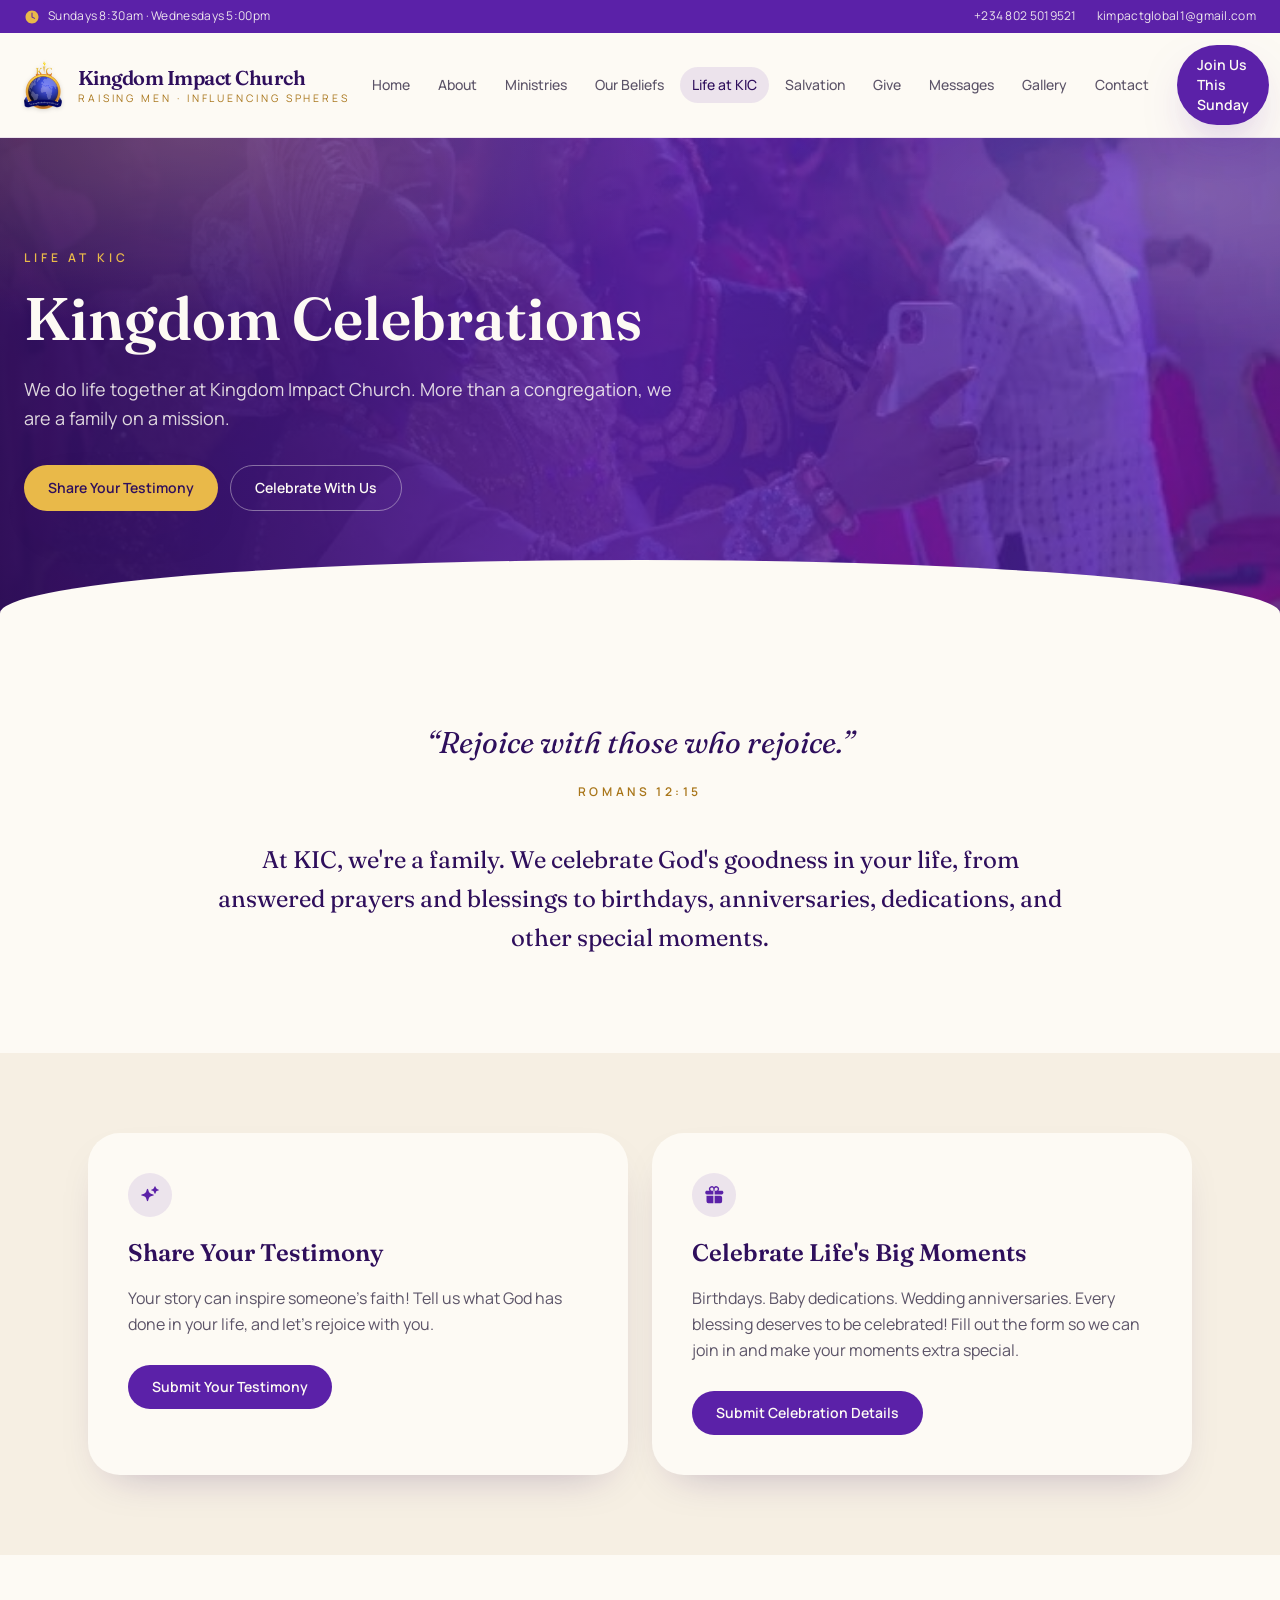
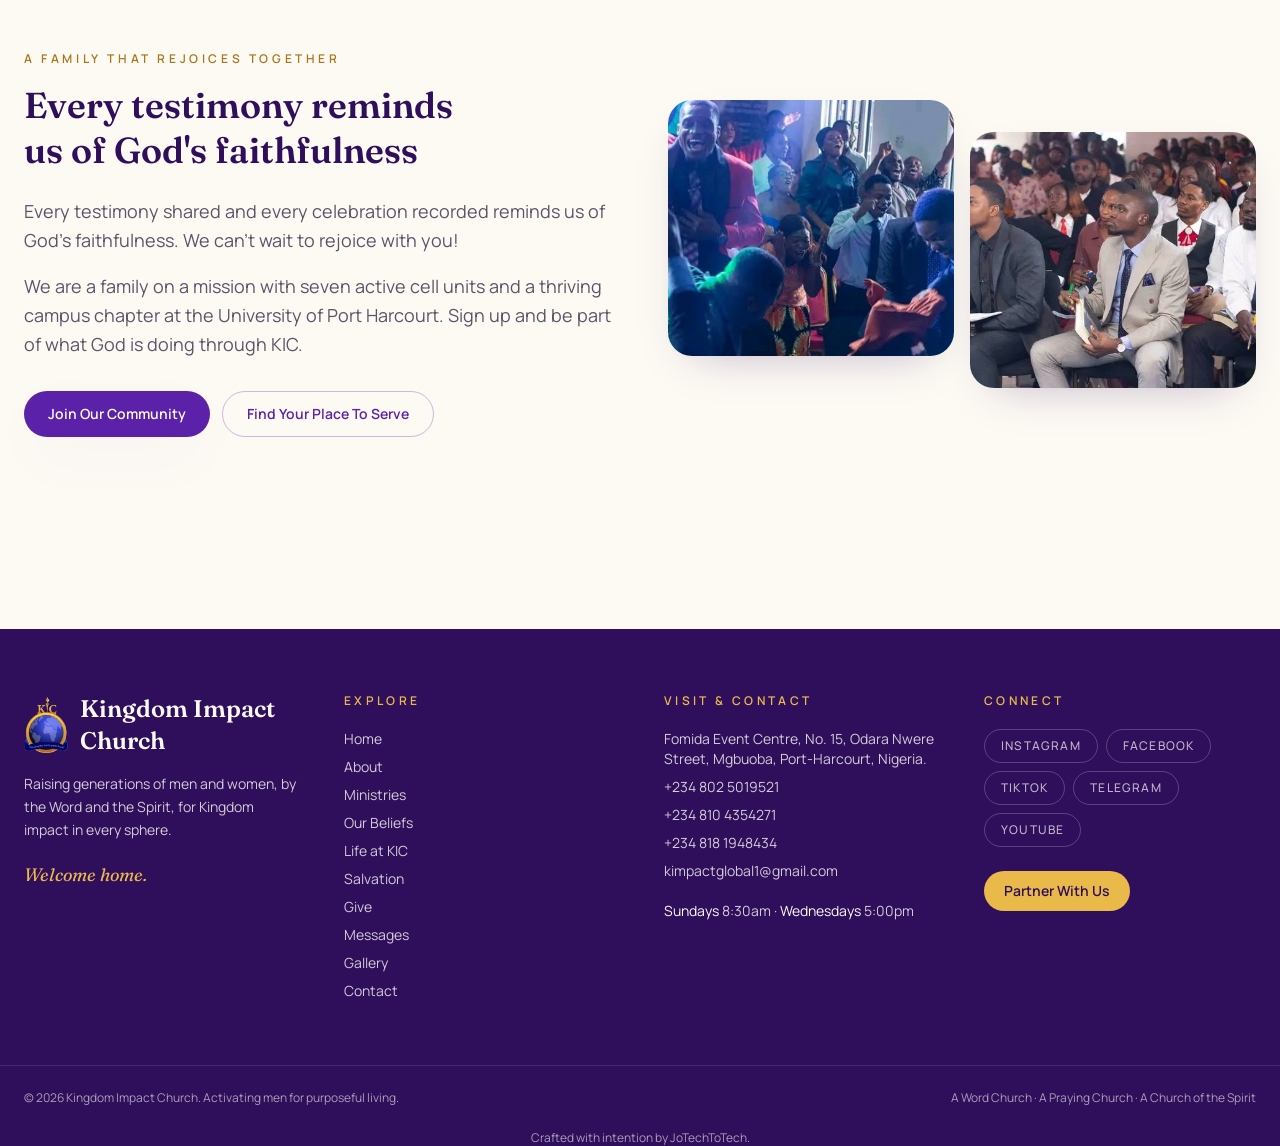
<file: life-at-kic.html>
<!DOCTYPE html>
<html lang="en" class="scroll-smooth">
<head>
<meta charset="utf-8" />
<meta name="viewport" content="width=device-width, initial-scale=1" />
<title>Life at KIC | Kingdom Celebrations</title>
<meta name="description" content="We are a family that rejoices together. Share your testimony and celebrate birthdays, dedications and anniversaries with Kingdom Impact Church." />
<meta name="author" content="Kingdom Impact Church" />
<meta property="og:site_name" content="Kingdom Impact Church" />
<meta property="og:title" content="Life at KIC | Kingdom Celebrations" />
<meta property="og:description" content="We are a family that rejoices together. Share your testimony and celebrate birthdays, dedications and anniversaries with Kingdom Impact Church." />
<meta property="og:type" content="website" />
<meta property="og:image" content="assets/img/welcome-home.jpg" />
<meta name="twitter:card" content="summary_large_image" />
<meta name="twitter:title" content="Life at KIC | Kingdom Celebrations" />
<meta name="twitter:description" content="We are a family that rejoices together. Share your testimony and celebrate birthdays, dedications and anniversaries with Kingdom Impact Church." />
<link rel="canonical" href="life-at-kic.html" />
<link rel="preconnect" href="https://fonts.googleapis.com" />
<link rel="preconnect" href="https://fonts.gstatic.com" crossorigin />
<link href="https://fonts.googleapis.com/css2?family=Fraunces:ital,opsz,wght@0,9..144,400;0,9..144,500;0,9..144,600;0,9..144,700;1,9..144,400;1,9..144,500&family=Manrope:wght@300;400;500;600;700&display=swap" rel="stylesheet" />
<link rel="stylesheet" href="assets/css/tailwind.css" />
<link rel="stylesheet" href="assets/css/site.css" />
<link rel="icon" href="favicon.png" type="image/png" />
<link rel="apple-touch-icon" href="favicon.png" />
</head>
<body class="bg-cream font-body text-ink antialiased">
<a href="#main" class="sr-only focus:not-sr-only focus:absolute focus:left-4 focus:top-4 focus:z-[100] focus:rounded-full focus:bg-royal focus:px-5 focus:py-2 focus:text-cream">Skip to main content</a>

<header class="sticky top-0 z-50 border-b border-royal/10 bg-cream/90 backdrop-blur-md">
  <div class="hidden bg-royal text-cream/90 lg:block">
    <div class="mx-auto flex max-w-7xl items-center justify-between gap-6 px-6 py-2 text-xs tracking-wide">
      <p class="flex items-center gap-2"><span class="text-gold"><svg class="h-4 w-4 inline" viewBox="0 0 24 24" fill="currentColor" aria-hidden="true"><path fill-rule="evenodd" d="M12 2.25c-5.385 0-9.75 4.365-9.75 9.75s4.365 9.75 9.75 9.75 9.75-4.365 9.75-9.75S17.385 2.25 12 2.25ZM12.75 6a.75.75 0 0 0-1.5 0v6c0 .284.16.544.415.67l4 2a.75.75 0 0 0 .67-1.34l-3.585-1.794V6Z" clip-rule="evenodd"/></svg></span> Sundays 8:30am &middot; Wednesdays 5:00pm</p>
      <div class="flex items-center gap-5">
        <a class="hover:text-gold transition" href="tel:+2348025019521">+234 802 5019521</a>
        <a class="hover:text-gold transition" href="mailto:kimpactglobal1@gmail.com">kimpactglobal1@gmail.com</a>
      </div>
    </div>
  </div>
  <div class="mx-auto flex max-w-7xl items-center justify-between gap-4 px-5 py-3 sm:px-6">
    <a href="index.html" class="flex items-center gap-3 md:gap-4" aria-label="Kingdom Impact Church home">
      <img src="assets/img/kic-logo.png" alt="Kingdom Impact Church logo" class="h-12 w-auto drop-shadow-sm" width="48" height="61" />
      <span class="leading-tight">
        <span class="block font-display text-lg font-semibold tracking-tight text-royal-deep sm:text-xl md:whitespace-nowrap">Kingdom Impact Church</span>
        <span class="block text-[0.65rem] uppercase tracking-[0.28em] text-gold-deep md:whitespace-nowrap">Raising Men &middot; Influencing Spheres</span>
      </span>
    </a>
    <nav class="hidden items-center gap-1 xl:flex" aria-label="Primary"><a href="index.html" class="nav-link">Home</a><a href="about.html" class="nav-link">About</a><a href="ministries.html" class="nav-link">Ministries</a><a href="beliefs.html" class="nav-link">Our Beliefs</a><a href="life-at-kic.html" class="nav-link nav-link-active" aria-current="page">Life at KIC</a><a href="salvation.html" class="nav-link">Salvation</a><a href="give.html" class="nav-link">Give</a><a href="messages.html" class="nav-link">Messages</a><a href="gallery.html" class="nav-link">Gallery</a><a href="contact.html" class="nav-link">Contact</a></nav>
    <div class="flex items-center gap-2">
      <a href="contact.html" class="hidden rounded-full bg-royal px-5 py-2.5 text-sm font-semibold text-cream shadow-glow transition hover:bg-royal-deep hover:-translate-y-0.5 sm:inline-flex">Join Us This Sunday</a>
      <button type="button" class="menu-toggle grid h-11 w-11 place-items-center rounded-full border border-royal/20 text-royal-deep xl:hidden" aria-label="Open menu" aria-expanded="false" aria-controls="mobile-nav">
        <svg class="h-6 w-6" fill="none" stroke="currentColor" stroke-width="1.8" viewBox="0 0 24 24" aria-hidden="true"><path stroke-linecap="round" d="M3.75 6.75h16.5M3.75 12h16.5M3.75 17.25h16.5"/></svg>
      </button>
    </div>
  </div>
  <div id="mobile-nav" class="hidden border-t border-royal/10 bg-cream xl:hidden">
    <nav class="mx-auto flex max-w-7xl flex-col px-5 py-3" aria-label="Mobile">
      <a href="index.html" class="mobile-link">Home</a><a href="about.html" class="mobile-link">About</a><a href="ministries.html" class="mobile-link">Ministries</a><a href="beliefs.html" class="mobile-link">Our Beliefs</a><a href="life-at-kic.html" class="mobile-link text-royal">Life at KIC</a><a href="salvation.html" class="mobile-link">Salvation</a><a href="give.html" class="mobile-link">Give</a><a href="messages.html" class="mobile-link">Messages</a><a href="gallery.html" class="mobile-link">Gallery</a><a href="contact.html" class="mobile-link">Contact</a>
      <a href="contact.html" class="mt-3 rounded-full bg-royal px-5 py-3 text-center text-sm font-semibold text-cream">Join Us This Sunday</a>
      <div class="mt-3 flex flex-wrap gap-4 border-t border-royal/10 pt-3 text-sm text-ink-soft">
        <a class="hover:text-royal" href="tel:+2348025019521">Call us</a>
        <a class="hover:text-royal" href="mailto:kimpactglobal1@gmail.com">Email us</a>
        <a class="hover:text-royal" href="https://www.google.com/maps/search/?api=1&query=208+Obi+Wali+Road,+Rumuigbo,+Port+Harcourt,+Nigeria" target="_blank" rel="noopener">Open map</a>
      </div>
    </nav>
  </div>
</header>
<main id="main">
<section class="relative overflow-hidden">
  <img src="assets/img/worship-celebration.jpg" alt="" aria-hidden="true" class="absolute inset-0 h-full w-full object-cover" />
  <div class="absolute inset-0 bg-gradient-to-r from-royal-deep/95 via-royal/85 to-royal/55"></div>
  <div class="light-rays"></div>
  <div class="relative mx-auto max-w-7xl px-6 py-20 sm:py-28">
    <p class="reveal text-xs font-semibold uppercase tracking-[0.34em] text-gold">Life At KIC</p>
    <h1 class="reveal mt-5 max-w-3xl font-display text-4xl font-semibold leading-[1.08] text-cream sm:text-5xl lg:text-6xl">Kingdom Celebrations</h1>
    <p class="reveal mt-6 max-w-2xl text-lg leading-relaxed text-cream/85">We do life together at Kingdom Impact Church. More than a congregation, we are a family on a mission.</p>
    <div class="mt-8 flex flex-wrap gap-3"><a href="https://docs.google.com/forms/d/e/1FAIpQLScZgyuKD59raRsdY0TKQSeaZ7dzB9qQIxbgFhwapTbCGUbuxA/viewform" class="btn-gold" target="_blank" rel="noopener">Share Your Testimony</a><a href="https://docs.google.com/forms/d/e/1FAIpQLSdYasSL1xkdC21zEDmuf6mpPhbA7OyqokPBVrx_Zg3IFjP3WA/viewform" class="btn-outline-light" target="_blank" rel="noopener">Celebrate With Us</a></div>
  </div>
  <div class="curve-divider"></div>
</section>

<section class="bg-cream py-20 sm:py-24">
  <div class="mx-auto max-w-4xl px-6">
    
<figure class="mx-auto max-w-3xl text-center">
  <blockquote class="font-display text-2xl italic leading-relaxed text-royal-deep sm:text-3xl">&ldquo;Rejoice with those who rejoice.&rdquo;</blockquote>
  <figcaption class="mt-4 text-xs font-semibold uppercase tracking-[0.3em] text-gold-deep">Romans 12:15</figcaption>
</figure>

    <p class="mt-10 text-center font-display text-2xl leading-relaxed text-royal-deep">At KIC, we're a family. We celebrate God's goodness in your life, from answered prayers and blessings to birthdays, anniversaries, dedications, and other special moments.</p>
  </div>
</section>

<section class="bg-sand py-16 sm:py-20">
  <div class="mx-auto grid max-w-6xl gap-6 px-6 md:grid-cols-2">
    <article class="reveal rounded-[2rem] bg-cream p-8 shadow-soft sm:p-10">
      <span class="card-icon"><svg class="h-5 w-5" viewBox="0 0 24 24" fill="currentColor" aria-hidden="true"><path fill-rule="evenodd" d="M9 4.5a.75.75 0 0 1 .721.544l.813 2.846a3.75 3.75 0 0 0 2.576 2.576l2.846.813a.75.75 0 0 1 0 1.442l-2.846.813a3.75 3.75 0 0 0-2.576 2.576l-.813 2.846a.75.75 0 0 1-1.442 0l-.813-2.846a3.75 3.75 0 0 0-2.576-2.576l-2.846-.813a.75.75 0 0 1 0-1.442l2.846-.813A3.75 3.75 0 0 0 7.466 7.89l.813-2.846A.75.75 0 0 1 9 4.5ZM18 1.5a.75.75 0 0 1 .728.568l.258 1.036c.236.94.97 1.674 1.91 1.91l1.036.258a.75.75 0 0 1 0 1.456l-1.036.258c-.94.236-1.674.97-1.91 1.91l-.258 1.036a.75.75 0 0 1-1.456 0l-.258-1.036a2.625 2.625 0 0 0-1.91-1.91l-1.036-.258a.75.75 0 0 1 0-1.456l1.036-.258a2.625 2.625 0 0 0 1.91-1.91l.258-1.036A.75.75 0 0 1 18 1.5Z" clip-rule="evenodd"/></svg></span>
      <h2 class="mt-5 font-display text-2xl font-semibold text-royal-deep">Share Your Testimony</h2>
      <p class="mt-4 leading-relaxed text-ink-soft">Your story can inspire someone's faith! Tell us what God has done in your life, and let's rejoice with you.</p>
      <a href="https://docs.google.com/forms/d/e/1FAIpQLScZgyuKD59raRsdY0TKQSeaZ7dzB9qQIxbgFhwapTbCGUbuxA/viewform" target="_blank" rel="noopener" class="btn-primary mt-7">Submit Your Testimony</a>
    </article>
    <article class="reveal rounded-[2rem] bg-cream p-8 shadow-soft sm:p-10">
      <span class="card-icon"><svg class="h-5 w-5" viewBox="0 0 24 24" fill="currentColor" aria-hidden="true"><path d="M9.375 3a1.875 1.875 0 0 0 0 3.75h1.875v4.5H3.375A1.875 1.875 0 0 1 1.5 9.375v-.75c0-1.036.84-1.875 1.875-1.875h3.193A3.375 3.375 0 0 1 12 2.753a3.375 3.375 0 0 1 5.432 3.997h3.943c1.035 0 1.875.84 1.875 1.875v.75c0 1.036-.84 1.875-1.875 1.875H12.75v-4.5h1.875a1.875 1.875 0 1 0-1.875-1.875V6.75h-1.5V4.875C11.25 3.839 10.41 3 9.375 3ZM11.25 12.75H3v6.75a2.25 2.25 0 0 0 2.25 2.25h6v-9ZM12.75 12.75v9h6.75a2.25 2.25 0 0 0 2.25-2.25v-4.5a2.25 2.25 0 0 0-2.25-2.25h-6.75Z"/></svg></span>
      <h2 class="mt-5 font-display text-2xl font-semibold text-royal-deep">Celebrate Life's Big Moments</h2>
      <p class="mt-4 leading-relaxed text-ink-soft">Birthdays. Baby dedications. Wedding anniversaries. Every blessing deserves to be celebrated! Fill out the form so we can join in and make your moments extra special.</p>
      <a href="https://docs.google.com/forms/d/e/1FAIpQLSdYasSL1xkdC21zEDmuf6mpPhbA7OyqokPBVrx_Zg3IFjP3WA/viewform" target="_blank" rel="noopener" class="btn-primary mt-7">Submit Celebration Details</a>
    </article>
  </div>
</section>

<section class="bg-cream py-20 sm:py-24">
  <div class="mx-auto grid max-w-7xl items-center gap-14 px-6 lg:grid-cols-2">
    <div class="reveal">
      <p class="eyebrow">A Family That Rejoices Together</p>
      <h2 class="section-title">Every testimony reminds us of God's faithfulness</h2>
      <p class="mt-6 text-lg leading-relaxed text-ink-soft">Every testimony shared and every celebration recorded reminds us of God's faithfulness. We can't wait to rejoice with you!</p>
      <p class="mt-4 text-lg leading-relaxed text-ink-soft">We are a family on a mission with seven active cell units and a thriving campus chapter at the University of Port Harcourt. Sign up and be part of what God is doing through KIC.</p>
      <div class="mt-8 flex flex-wrap gap-3">
        <a href="contact.html" class="btn-primary">Join Our Community</a>
        <a href="ministries.html" class="btn-outline">Find Your Place To Serve</a>
      </div>
    </div>
    <div class="reveal grid gap-4 sm:grid-cols-2">
      <img src="assets/img/prayer-altar.jpg" alt="Members praying together during a KIC service" class="h-64 w-full rounded-3xl object-cover shadow-soft" loading="lazy" />
      <img src="assets/img/congregation.jpg" alt="Congregation listening to the Word at Kingdom Impact Church" class="h-64 w-full rounded-3xl object-cover shadow-soft sm:mt-8" loading="lazy" />
    </div>
  </div>
</section>
</main>
<footer class="mt-24 bg-royal-deep text-cream/80">
  <div class="mx-auto grid max-w-7xl gap-12 px-6 py-16 md:grid-cols-2 lg:grid-cols-4">
    <div>
      <div class="flex items-center gap-3">
        <img src="assets/img/kic-logo.png" alt="Kingdom Impact Church logo" class="h-14 w-auto" width="56" height="71" />
        <p class="font-display text-2xl font-semibold text-cream">Kingdom Impact Church</p>
      </div>
      <p class="mt-4 max-w-xs text-sm leading-relaxed">Raising generations of men and women, by the Word and the Spirit, for Kingdom impact in every sphere.</p>
      <p class="mt-5 font-display text-lg italic text-gold">Welcome home.</p>
    </div>
    <div>
      <h2 class="text-xs font-semibold uppercase tracking-[0.28em] text-gold">Explore</h2>
      <ul class="mt-5 grid grid-cols-2 gap-y-2 text-sm md:grid-cols-1"><li><a class="transition hover:text-gold" href="index.html">Home</a></li><li><a class="transition hover:text-gold" href="about.html">About</a></li><li><a class="transition hover:text-gold" href="ministries.html">Ministries</a></li><li><a class="transition hover:text-gold" href="beliefs.html">Our Beliefs</a></li><li><a class="transition hover:text-gold" href="life-at-kic.html">Life at KIC</a></li><li><a class="transition hover:text-gold" href="salvation.html">Salvation</a></li><li><a class="transition hover:text-gold" href="give.html">Give</a></li><li><a class="transition hover:text-gold" href="messages.html">Messages</a></li><li><a class="transition hover:text-gold" href="gallery.html">Gallery</a></li><li><a class="transition hover:text-gold" href="contact.html">Contact</a></li></ul>
    </div>
    <div>
      <h2 class="text-xs font-semibold uppercase tracking-[0.28em] text-gold">Visit &amp; Contact</h2>
      <ul class="mt-5 space-y-2 text-sm">
        <li><a class="transition hover:text-gold" href="https://www.google.com/maps/search/?api=1&query=208+Obi+Wali+Road,+Rumuigbo,+Port+Harcourt,+Nigeria" target="_blank" rel="noopener">Fomida Event Centre, No. 15, Odara Nwere Street, Mgbuoba, Port-Harcourt, Nigeria.</a></li>
        <li><a class="transition hover:text-gold" href="tel:+2348025019521">+234 802 5019521</a></li><li><a class="transition hover:text-gold" href="tel:+2348104354271">+234 810 4354271</a></li><li><a class="transition hover:text-gold" href="tel:+2348181948434">+234 818 1948434</a></li>
        <li><a class="transition hover:text-gold" href="mailto:kimpactglobal1@gmail.com">kimpactglobal1@gmail.com</a></li>
      </ul>
      <p class="mt-5 text-sm"><span class="text-cream">Sundays</span> 8:30am &middot; <span class="text-cream">Wednesdays</span> 5:00pm</p>
    </div>
    <div>
      <h2 class="text-xs font-semibold uppercase tracking-[0.28em] text-gold">Connect</h2>
      <div class="mt-5 flex flex-wrap gap-2"><a href="https://www.instagram.com/thekicglobal?igsh=Nm9yOWJ3NWNyNTFh" target="_blank" rel="noopener" aria-label="Instagram" class="rounded-full border border-current/30 px-4 py-2 text-xs font-medium uppercase tracking-widest text-cream/70 transition hover:text-gold">Instagram</a><a href="https://www.facebook.com/thekicglobal" target="_blank" rel="noopener" aria-label="Facebook" class="rounded-full border border-current/30 px-4 py-2 text-xs font-medium uppercase tracking-widest text-cream/70 transition hover:text-gold">Facebook</a><a href="https://www.tiktok.com/@thekicglobal" target="_blank" rel="noopener" aria-label="TikTok" class="rounded-full border border-current/30 px-4 py-2 text-xs font-medium uppercase tracking-widest text-cream/70 transition hover:text-gold">TikTok</a><a href="https://t.me/kicglobal" target="_blank" rel="noopener" aria-label="Telegram" class="rounded-full border border-current/30 px-4 py-2 text-xs font-medium uppercase tracking-widest text-cream/70 transition hover:text-gold">Telegram</a><a href="https://youtube.com/@thekicglobal?si=deO8NxLSejpScGAe" target="_blank" rel="noopener" aria-label="YouTube" class="rounded-full border border-current/30 px-4 py-2 text-xs font-medium uppercase tracking-widest text-cream/70 transition hover:text-gold">YouTube</a></div>
      <a href="give.html" class="mt-6 inline-flex rounded-full bg-gold px-5 py-2.5 text-sm font-semibold text-royal-deep transition hover:bg-gold-light">Partner With Us</a>
    </div>
  </div>
  <div class="border-t border-cream/10">
    <div class="mx-auto flex max-w-7xl flex-col gap-2 px-6 py-6 text-xs text-cream/60 sm:flex-row sm:items-center sm:justify-between">
      <p>&copy; 2026 Kingdom Impact Church. Activating men for purposeful living.</p>
      <p>A Word Church &middot; A Praying Church &middot; A Church of the Spirit</p>
    </div>
    <p class="mx-auto max-w-7xl px-6 pb-6 text-center text-xs text-cream/60">Crafted with intention by <a class="transition hover:text-gold" href="https://jotechtotech.com" target="_blank" rel="noopener noreferrer">JoTechToTech</a>.</p>
  </div>
</footer>
<script src="assets/js/site.js" defer></script>
</body>
</html>
</file>
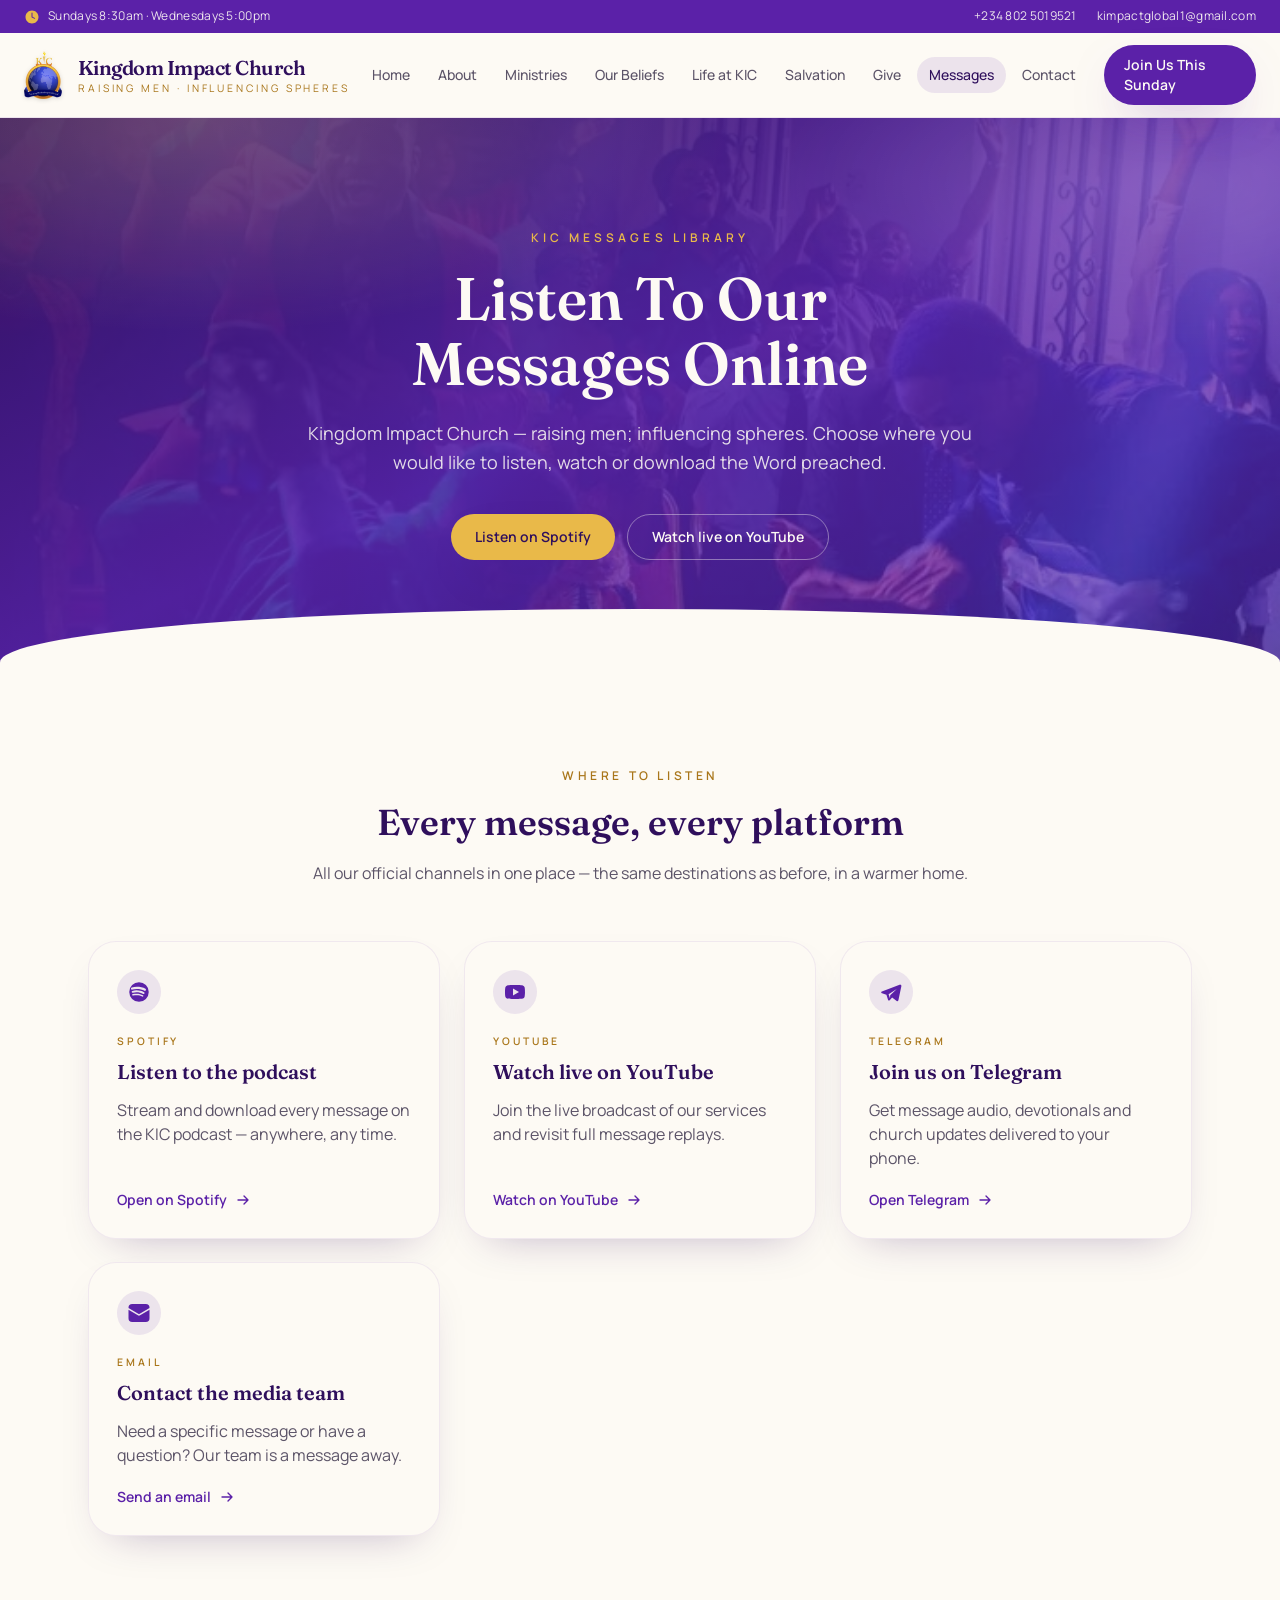
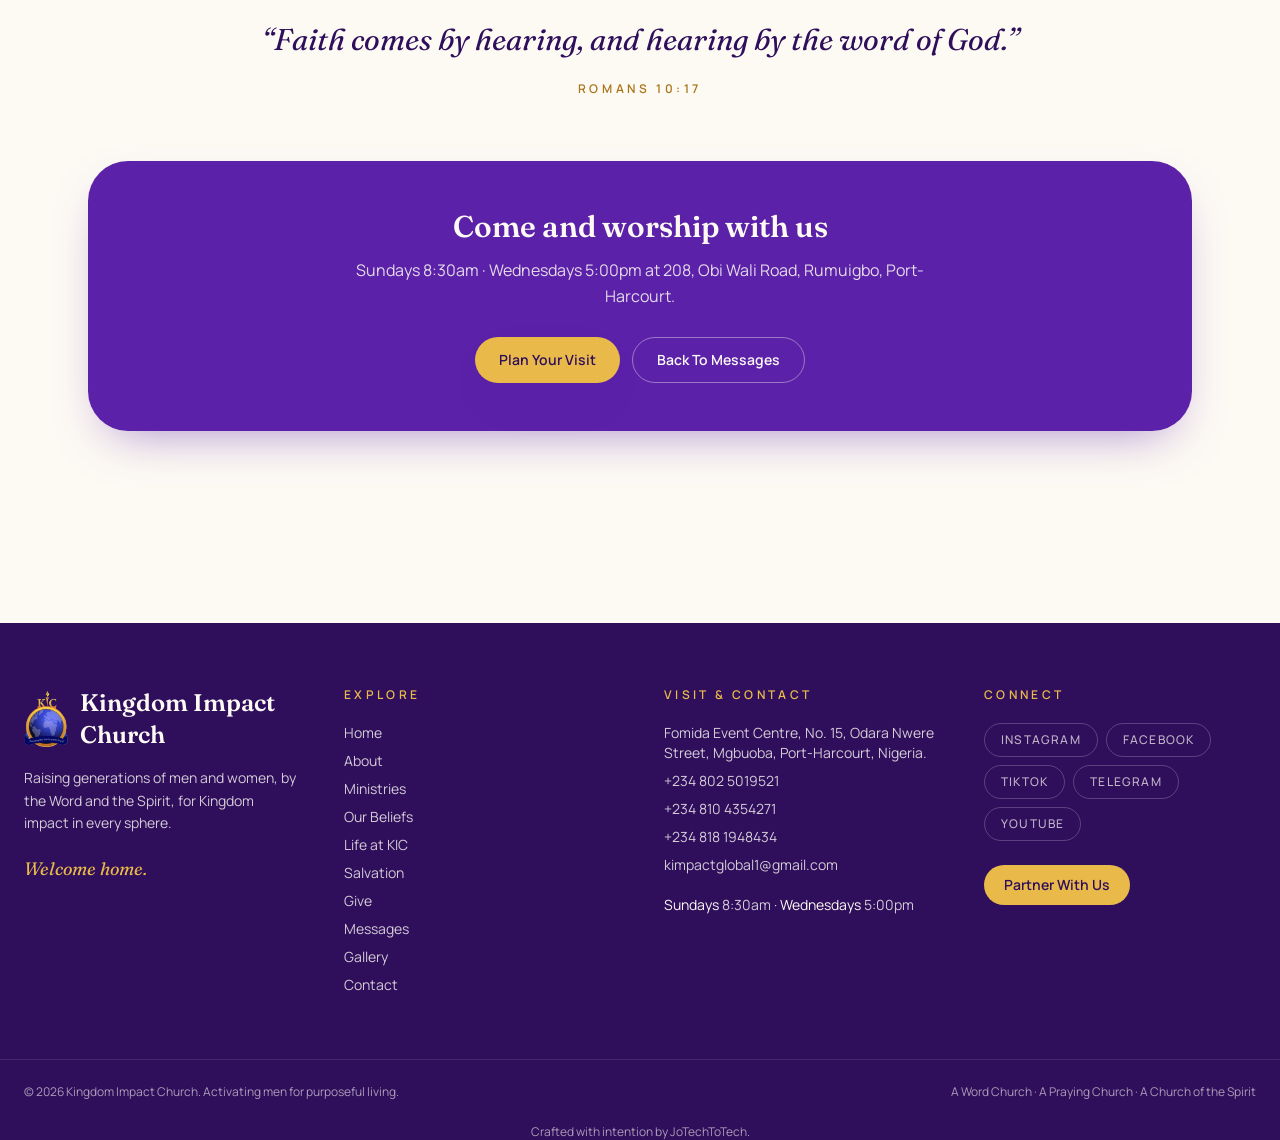
<file: messages-library.html>
<!DOCTYPE html>
<html lang="en" class="scroll-smooth">
<head>
<meta charset="utf-8" />
<meta name="viewport" content="width=device-width, initial-scale=1" />
<title>KIC Messages Library | Kingdom Impact Church</title>
<meta name="description" content="Listen to Kingdom Impact Church messages online — on Spotify, YouTube, Telegram and more." />
<meta name="author" content="Kingdom Impact Church" />
<meta property="og:site_name" content="Kingdom Impact Church" />
<meta property="og:title" content="KIC Messages Library | Kingdom Impact Church" />
<meta property="og:description" content="Listen to Kingdom Impact Church messages online — on Spotify, YouTube, Telegram and more." />
<meta property="og:type" content="website" />
<meta property="og:image" content="assets/img/welcome-home.jpg" />
<meta name="twitter:card" content="summary_large_image" />
<meta name="twitter:title" content="KIC Messages Library | Kingdom Impact Church" />
<meta name="twitter:description" content="Listen to Kingdom Impact Church messages online — on Spotify, YouTube, Telegram and more." />
<link rel="canonical" href="messages-library.html" />
<link rel="preconnect" href="https://fonts.googleapis.com" />
<link rel="preconnect" href="https://fonts.gstatic.com" crossorigin />
<link href="https://fonts.googleapis.com/css2?family=Fraunces:ital,opsz,wght@0,9..144,400;0,9..144,500;0,9..144,600;0,9..144,700;1,9..144,400;1,9..144,500&family=Manrope:wght@300;400;500;600;700&display=swap" rel="stylesheet" />
<link rel="stylesheet" href="assets/css/tailwind.css" />
<link rel="stylesheet" href="assets/css/site.css" />
<link rel="icon" href="favicon.png" type="image/png" />
<link rel="apple-touch-icon" href="favicon.png" />
</head>
<body class="bg-cream font-body text-ink antialiased">
<a href="#main" class="sr-only focus:not-sr-only focus:absolute focus:left-4 focus:top-4 focus:z-[100] focus:rounded-full focus:bg-royal focus:px-5 focus:py-2 focus:text-cream">Skip to main content</a>

<header class="sticky top-0 z-50 border-b border-royal/10 bg-cream/90 backdrop-blur-md">
  <div class="hidden bg-royal text-cream/90 lg:block">
    <div class="mx-auto flex max-w-7xl items-center justify-between gap-6 px-6 py-2 text-xs tracking-wide">
      <p class="flex items-center gap-2"><span class="text-gold"><svg class="h-4 w-4 inline" viewBox="0 0 24 24" fill="currentColor" aria-hidden="true"><path fill-rule="evenodd" d="M12 2.25c-5.385 0-9.75 4.365-9.75 9.75s4.365 9.75 9.75 9.75 9.75-4.365 9.75-9.75S17.385 2.25 12 2.25ZM12.75 6a.75.75 0 0 0-1.5 0v6c0 .284.16.544.415.67l4 2a.75.75 0 0 0 .67-1.34l-3.585-1.794V6Z" clip-rule="evenodd"/></svg></span> Sundays 8:30am &middot; Wednesdays 5:00pm</p>
      <div class="flex items-center gap-5">
        <a class="hover:text-gold transition" href="tel:+2348025019521">+234 802 5019521</a>
        <a class="hover:text-gold transition" href="mailto:kimpactglobal1@gmail.com">kimpactglobal1@gmail.com</a>
      </div>
    </div>
  </div>
  <div class="mx-auto flex max-w-7xl items-center justify-between gap-4 px-5 py-3 sm:px-6">
    <a href="index.html" class="flex items-center gap-3 md:gap-4" aria-label="Kingdom Impact Church home">
      <img src="assets/img/kic-logo.png" alt="Kingdom Impact Church logo" class="h-12 w-auto drop-shadow-sm" width="48" height="61" />
      <span class="leading-tight">
        <span class="block font-display text-lg font-semibold tracking-tight text-royal-deep sm:text-xl md:whitespace-nowrap">Kingdom Impact Church</span>
        <span class="block text-[0.65rem] uppercase tracking-[0.28em] text-gold-deep md:whitespace-nowrap">Raising Men &middot; Influencing Spheres</span>
      </span>
    </a>
    <nav class="hidden items-center gap-1 xl:flex" aria-label="Primary"><a href="index.html" class="nav-link">Home</a><a href="about.html" class="nav-link">About</a><a href="ministries.html" class="nav-link">Ministries</a><a href="beliefs.html" class="nav-link">Our Beliefs</a><a href="life-at-kic.html" class="nav-link">Life at KIC</a><a href="salvation.html" class="nav-link">Salvation</a><a href="give.html" class="nav-link">Give</a><a href="messages.html" class="nav-link nav-link-active" aria-current="true">Messages</a><a href="contact.html" class="nav-link">Contact</a></nav>
    <div class="flex items-center gap-2">
      <a href="contact.html" class="hidden rounded-full bg-royal px-5 py-2.5 text-sm font-semibold text-cream shadow-glow transition hover:bg-royal-deep hover:-translate-y-0.5 sm:inline-flex">Join Us This Sunday</a>
      <button type="button" class="menu-toggle grid h-11 w-11 place-items-center rounded-full border border-royal/20 text-royal-deep xl:hidden" aria-label="Open menu" aria-expanded="false" aria-controls="mobile-nav">
        <svg class="h-6 w-6" fill="none" stroke="currentColor" stroke-width="1.8" viewBox="0 0 24 24" aria-hidden="true"><path stroke-linecap="round" d="M3.75 6.75h16.5M3.75 12h16.5M3.75 17.25h16.5"/></svg>
      </button>
    </div>
  </div>
  <div id="mobile-nav" class="hidden border-t border-royal/10 bg-cream xl:hidden">
    <nav class="mx-auto flex max-w-7xl flex-col px-5 py-3" aria-label="Mobile">
      <a href="index.html" class="mobile-link">Home</a><a href="about.html" class="mobile-link">About</a><a href="ministries.html" class="mobile-link">Ministries</a><a href="beliefs.html" class="mobile-link">Our Beliefs</a><a href="life-at-kic.html" class="mobile-link">Life at KIC</a><a href="salvation.html" class="mobile-link">Salvation</a><a href="give.html" class="mobile-link">Give</a><a href="messages.html" class="mobile-link text-royal">Messages</a><a href="gallery.html" class="mobile-link">Gallery</a><a href="contact.html" class="mobile-link">Contact</a>
      <a href="contact.html" class="mt-3 rounded-full bg-royal px-5 py-3 text-center text-sm font-semibold text-cream">Join Us This Sunday</a>
      <div class="mt-3 flex flex-wrap gap-4 border-t border-royal/10 pt-3 text-sm text-ink-soft">
        <a class="hover:text-royal" href="tel:+2348025019521">Call us</a>
        <a class="hover:text-royal" href="mailto:kimpactglobal1@gmail.com">Email us</a>
        <a class="hover:text-royal" href="https://www.google.com/maps/search/?api=1&query=208+Obi+Wali+Road,+Rumuigbo,+Port+Harcourt,+Nigeria" target="_blank" rel="noopener">Open map</a>
      </div>
    </nav>
  </div>
</header>
<main id="main">
<section class="relative overflow-hidden">
  <img src="assets/img/prayer-altar.jpg" alt="" aria-hidden="true" class="absolute inset-0 h-full w-full object-cover" />
  <div class="absolute inset-0 bg-gradient-to-br from-royal-deep/96 via-royal/88 to-royal/60"></div>
  <div class="light-rays"></div>
  <div class="relative mx-auto max-w-7xl px-6 py-20 text-center sm:py-28">
    <p class="reveal text-xs font-semibold uppercase tracking-[0.34em] text-gold">KIC Messages Library</p>
    <h1 class="reveal mx-auto mt-5 max-w-3xl font-display text-4xl font-semibold leading-[1.08] text-cream sm:text-5xl lg:text-6xl">Listen To Our Messages Online</h1>
    <p class="reveal mx-auto mt-6 max-w-2xl text-lg leading-relaxed text-cream/85">Kingdom Impact Church &mdash; raising men; influencing spheres. Choose where you would like to listen, watch or download the Word preached.</p>
    <div class="reveal mt-9 flex flex-wrap justify-center gap-3">
      <a href="https://open.spotify.com/show/786eCsoqGnfk8YyQJuzve9?si=QF8ZE442SbCE6Z0mJVfSgw" class="btn-gold" target="_blank" rel="noopener">Listen on Spotify</a>
      <a href="https://youtube.com/@thekicglobal?si=70LC1SZJI6zTxMtY" class="btn-outline-light" target="_blank" rel="noopener">Watch live on YouTube</a>
    </div>
  </div>
  <div class="curve-divider"></div>
</section>

<section class="bg-cream py-20 sm:py-24">
  <div class="mx-auto max-w-6xl px-6">
    <div class="mx-auto max-w-2xl text-center">
      <p class="eyebrow">Where to listen</p>
      <h2 class="section-title">Every message, every platform</h2>
      <p class="mt-4 text-ink-soft">All our official channels in one place &mdash; the same destinations as before, in a warmer home.</p>
    </div>
    <div class="mt-14 grid gap-6 sm:grid-cols-2 lg:grid-cols-3">
      <a href="https://open.spotify.com/show/786eCsoqGnfk8YyQJuzve9?si=QF8ZE442SbCE6Z0mJVfSgw" target="_blank" rel="noopener" class="reveal card group flex flex-col">
        <span class="card-icon group-hover:bg-gold/20 group-hover:text-gold-deep"><svg class="h-6 w-6" viewBox="0 0 24 24" fill="currentColor" aria-hidden="true"><path d="M12 2.25a9.75 9.75 0 1 0 0 19.5 9.75 9.75 0 0 0 0-19.5Zm4.28 14.06a.75.75 0 0 1-1.03.26c-2.44-1.49-5.5-1.83-9.1-1a.75.75 0 1 1-.34-1.46c3.95-.9 7.36-.51 10.1 1.16a.75.75 0 0 1 .37 1.04Zm1.2-2.71a.94.94 0 0 1-1.29.31c-2.79-1.71-7.03-2.21-10.32-1.21a.94.94 0 1 1-.55-1.8c3.77-1.14 8.45-.58 11.65 1.39a.94.94 0 0 1 .51 1.31Zm.1-2.82c-3.34-1.99-8.86-2.17-12.05-1.2a1.13 1.13 0 1 1-.65-2.15c3.67-1.12 9.76-.9 13.6 1.38a1.13 1.13 0 0 1-1.15 1.94l.25.03Z"/></svg></span>
        <span class="mt-5 text-[0.65rem] font-semibold uppercase tracking-[0.28em] text-gold-deep">Spotify</span>
        <h3 class="mt-2 font-display text-xl font-semibold text-royal-deep">Listen to the podcast</h3>
        <p class="mt-3 flex-1 text-ink-soft">Stream and download every message on the KIC podcast — anywhere, any time.</p>
        <span class="mt-5 inline-flex items-center gap-2 text-sm font-semibold text-royal transition group-hover:gap-3 group-hover:text-gold-deep">Open on Spotify
          <svg class="h-4 w-4" fill="none" stroke="currentColor" stroke-width="2" viewBox="0 0 24 24" aria-hidden="true"><path stroke-linecap="round" stroke-linejoin="round" d="M4.5 12h15m0 0-6-6m6 6-6 6"/></svg>
        </span>
      </a>
      <a href="https://youtube.com/@thekicglobal?si=70LC1SZJI6zTxMtY" target="_blank" rel="noopener" class="reveal card group flex flex-col">
        <span class="card-icon group-hover:bg-gold/20 group-hover:text-gold-deep"><svg class="h-6 w-6" viewBox="0 0 24 24" fill="currentColor" aria-hidden="true"><path d="M21.6 7.2a2.5 2.5 0 0 0-1.76-1.77C18.25 5 12 5 12 5s-6.25 0-7.84.43A2.5 2.5 0 0 0 2.4 7.2C2 8.8 2 12 2 12s0 3.2.4 4.8a2.5 2.5 0 0 0 1.76 1.77C5.75 19 12 19 12 19s6.25 0 7.84-.43a2.5 2.5 0 0 0 1.76-1.77C22 15.2 22 12 22 12s0-3.2-.4-4.8ZM10 15.5v-7l6 3.5-6 3.5Z"/></svg></span>
        <span class="mt-5 text-[0.65rem] font-semibold uppercase tracking-[0.28em] text-gold-deep">YouTube</span>
        <h3 class="mt-2 font-display text-xl font-semibold text-royal-deep">Watch live on YouTube</h3>
        <p class="mt-3 flex-1 text-ink-soft">Join the live broadcast of our services and revisit full message replays.</p>
        <span class="mt-5 inline-flex items-center gap-2 text-sm font-semibold text-royal transition group-hover:gap-3 group-hover:text-gold-deep">Watch on YouTube
          <svg class="h-4 w-4" fill="none" stroke="currentColor" stroke-width="2" viewBox="0 0 24 24" aria-hidden="true"><path stroke-linecap="round" stroke-linejoin="round" d="M4.5 12h15m0 0-6-6m6 6-6 6"/></svg>
        </span>
      </a>
      <a href="https://t.me/kicglobal" target="_blank" rel="noopener" class="reveal card group flex flex-col">
        <span class="card-icon group-hover:bg-gold/20 group-hover:text-gold-deep"><svg class="h-6 w-6" viewBox="0 0 24 24" fill="currentColor" aria-hidden="true"><path d="M21.9 4.3 2.9 11.6c-.9.3-.9 1.5.1 1.7l4.4 1.4 1.7 5.2c.2.7 1.1.9 1.6.3l2.4-2.6 4.6 3.4c.6.4 1.5.1 1.7-.7l3-14.2c.2-.9-.7-1.6-1.5-1.3ZM9.6 14.2l8.2-5.1-6.6 6.2-.2 3-1.4-4.1Z"/></svg></span>
        <span class="mt-5 text-[0.65rem] font-semibold uppercase tracking-[0.28em] text-gold-deep">Telegram</span>
        <h3 class="mt-2 font-display text-xl font-semibold text-royal-deep">Join us on Telegram</h3>
        <p class="mt-3 flex-1 text-ink-soft">Get message audio, devotionals and church updates delivered to your phone.</p>
        <span class="mt-5 inline-flex items-center gap-2 text-sm font-semibold text-royal transition group-hover:gap-3 group-hover:text-gold-deep">Open Telegram
          <svg class="h-4 w-4" fill="none" stroke="currentColor" stroke-width="2" viewBox="0 0 24 24" aria-hidden="true"><path stroke-linecap="round" stroke-linejoin="round" d="M4.5 12h15m0 0-6-6m6 6-6 6"/></svg>
        </span>
      </a>
  
      <a href="mailto:kimpactglobal1@gmail.com" target="_blank" rel="noopener" class="reveal card group flex flex-col">
        <span class="card-icon group-hover:bg-gold/20 group-hover:text-gold-deep"><svg class="h-6 w-6" viewBox="0 0 24 24" fill="currentColor" aria-hidden="true"><path d="M1.5 8.67v8.58A3.75 3.75 0 0 0 5.25 21h13.5A3.75 3.75 0 0 0 22.5 17.25V8.67l-9.4 5.7c-.68.4-1.53.4-2.2 0L1.5 8.67Z"/><path d="M22.5 6.9v-.15A3.75 3.75 0 0 0 18.75 3H5.25A3.75 3.75 0 0 0 1.5 6.75v.15l10.18 6.17c.2.12.44.12.64 0L22.5 6.9Z"/></svg></span>
        <span class="mt-5 text-[0.65rem] font-semibold uppercase tracking-[0.28em] text-gold-deep">Email</span>
        <h3 class="mt-2 font-display text-xl font-semibold text-royal-deep">Contact the media team</h3>
        <p class="mt-3 flex-1 text-ink-soft">Need a specific message or have a question? Our team is a message away.</p>
        <span class="mt-5 inline-flex items-center gap-2 text-sm font-semibold text-royal transition group-hover:gap-3 group-hover:text-gold-deep">Send an email
          <svg class="h-4 w-4" fill="none" stroke="currentColor" stroke-width="2" viewBox="0 0 24 24" aria-hidden="true"><path stroke-linecap="round" stroke-linejoin="round" d="M4.5 12h15m0 0-6-6m6 6-6 6"/></svg>
        </span>
      </a>
    </div>

    <figure class="mx-auto mt-20 max-w-3xl text-center">
      <blockquote class="font-display text-2xl italic leading-relaxed text-royal-deep sm:text-3xl">&ldquo;Faith comes by hearing, and hearing by the word of God.&rdquo;</blockquote>
      <figcaption class="mt-4 text-xs font-semibold uppercase tracking-[0.3em] text-gold-deep">Romans 10:17</figcaption>
    </figure>

    <div class="reveal mt-16 rounded-[2.5rem] bg-royal p-8 text-center text-cream shadow-glow sm:p-12">
      <h2 class="font-display text-3xl font-semibold">Come and worship with us</h2>
      <p class="mx-auto mt-3 max-w-xl leading-relaxed text-cream/85">Sundays 8:30am &middot; Wednesdays 5:00pm at 208, Obi Wali Road, Rumuigbo, Port-Harcourt.</p>
      <div class="mt-7 flex flex-wrap justify-center gap-3">
        <a href="contact.html" class="btn-gold">Plan Your Visit</a>
        <a href="messages.html" class="btn-outline-light">Back To Messages</a>
      </div>
    </div>
  </div>
</section>
</main>
<footer class="mt-24 bg-royal-deep text-cream/80">
  <div class="mx-auto grid max-w-7xl gap-12 px-6 py-16 md:grid-cols-2 lg:grid-cols-4">
    <div>
      <div class="flex items-center gap-3">
        <img src="assets/img/kic-logo.png" alt="Kingdom Impact Church logo" class="h-14 w-auto" width="56" height="71" />
        <p class="font-display text-2xl font-semibold text-cream">Kingdom Impact Church</p>
      </div>
      <p class="mt-4 max-w-xs text-sm leading-relaxed">Raising generations of men and women, by the Word and the Spirit, for Kingdom impact in every sphere.</p>
      <p class="mt-5 font-display text-lg italic text-gold">Welcome home.</p>
    </div>
    <div>
      <h2 class="text-xs font-semibold uppercase tracking-[0.28em] text-gold">Explore</h2>
      <ul class="mt-5 grid grid-cols-2 gap-y-2 text-sm md:grid-cols-1"><li><a class="transition hover:text-gold" href="index.html">Home</a></li><li><a class="transition hover:text-gold" href="about.html">About</a></li><li><a class="transition hover:text-gold" href="ministries.html">Ministries</a></li><li><a class="transition hover:text-gold" href="beliefs.html">Our Beliefs</a></li><li><a class="transition hover:text-gold" href="life-at-kic.html">Life at KIC</a></li><li><a class="transition hover:text-gold" href="salvation.html">Salvation</a></li><li><a class="transition hover:text-gold" href="give.html">Give</a></li><li><a class="transition hover:text-gold" href="messages.html">Messages</a></li><li><a class="transition hover:text-gold" href="gallery.html">Gallery</a></li><li><a class="transition hover:text-gold" href="contact.html">Contact</a></li></ul>
    </div>
    <div>
      <h2 class="text-xs font-semibold uppercase tracking-[0.28em] text-gold">Visit &amp; Contact</h2>
      <ul class="mt-5 space-y-2 text-sm">
        <li><a class="transition hover:text-gold" href="https://www.google.com/maps/search/?api=1&query=208+Obi+Wali+Road,+Rumuigbo,+Port+Harcourt,+Nigeria" target="_blank" rel="noopener">Fomida Event Centre, No. 15, Odara Nwere Street, Mgbuoba, Port-Harcourt, Nigeria.</a></li>
        <li><a class="transition hover:text-gold" href="tel:+2348025019521">+234 802 5019521</a></li><li><a class="transition hover:text-gold" href="tel:+2348104354271">+234 810 4354271</a></li><li><a class="transition hover:text-gold" href="tel:+2348181948434">+234 818 1948434</a></li>
        <li><a class="transition hover:text-gold" href="mailto:kimpactglobal1@gmail.com">kimpactglobal1@gmail.com</a></li>
      </ul>
      <p class="mt-5 text-sm"><span class="text-cream">Sundays</span> 8:30am &middot; <span class="text-cream">Wednesdays</span> 5:00pm</p>
    </div>
    <div>
      <h2 class="text-xs font-semibold uppercase tracking-[0.28em] text-gold">Connect</h2>
      <div class="mt-5 flex flex-wrap gap-2"><a href="https://www.instagram.com/thekicglobal?igsh=Nm9yOWJ3NWNyNTFh" target="_blank" rel="noopener" aria-label="Instagram" class="rounded-full border border-current/30 px-4 py-2 text-xs font-medium uppercase tracking-widest text-cream/70 transition hover:text-gold">Instagram</a><a href="https://www.facebook.com/thekicglobal" target="_blank" rel="noopener" aria-label="Facebook" class="rounded-full border border-current/30 px-4 py-2 text-xs font-medium uppercase tracking-widest text-cream/70 transition hover:text-gold">Facebook</a><a href="https://www.tiktok.com/@thekicglobal" target="_blank" rel="noopener" aria-label="TikTok" class="rounded-full border border-current/30 px-4 py-2 text-xs font-medium uppercase tracking-widest text-cream/70 transition hover:text-gold">TikTok</a><a href="https://t.me/kicglobal" target="_blank" rel="noopener" aria-label="Telegram" class="rounded-full border border-current/30 px-4 py-2 text-xs font-medium uppercase tracking-widest text-cream/70 transition hover:text-gold">Telegram</a><a href="https://youtube.com/@thekicglobal?si=deO8NxLSejpScGAe" target="_blank" rel="noopener" aria-label="YouTube" class="rounded-full border border-current/30 px-4 py-2 text-xs font-medium uppercase tracking-widest text-cream/70 transition hover:text-gold">YouTube</a></div>
      <a href="give.html" class="mt-6 inline-flex rounded-full bg-gold px-5 py-2.5 text-sm font-semibold text-royal-deep transition hover:bg-gold-light">Partner With Us</a>
    </div>
  </div>
  <div class="border-t border-cream/10">
    <div class="mx-auto flex max-w-7xl flex-col gap-2 px-6 py-6 text-xs text-cream/60 sm:flex-row sm:items-center sm:justify-between">
      <p>&copy; 2026 Kingdom Impact Church. Activating men for purposeful living.</p>
      <p>A Word Church &middot; A Praying Church &middot; A Church of the Spirit</p>
    </div>
    <p class="mx-auto max-w-7xl px-6 pb-6 text-center text-xs text-cream/60">Crafted with intention by <a class="transition hover:text-gold" href="https://jotechtotech.com" target="_blank" rel="noopener noreferrer">JoTechToTech</a>.</p>
  </div>
</footer>
<script src="assets/js/site.js" defer></script>
</body>
</html>
</file>
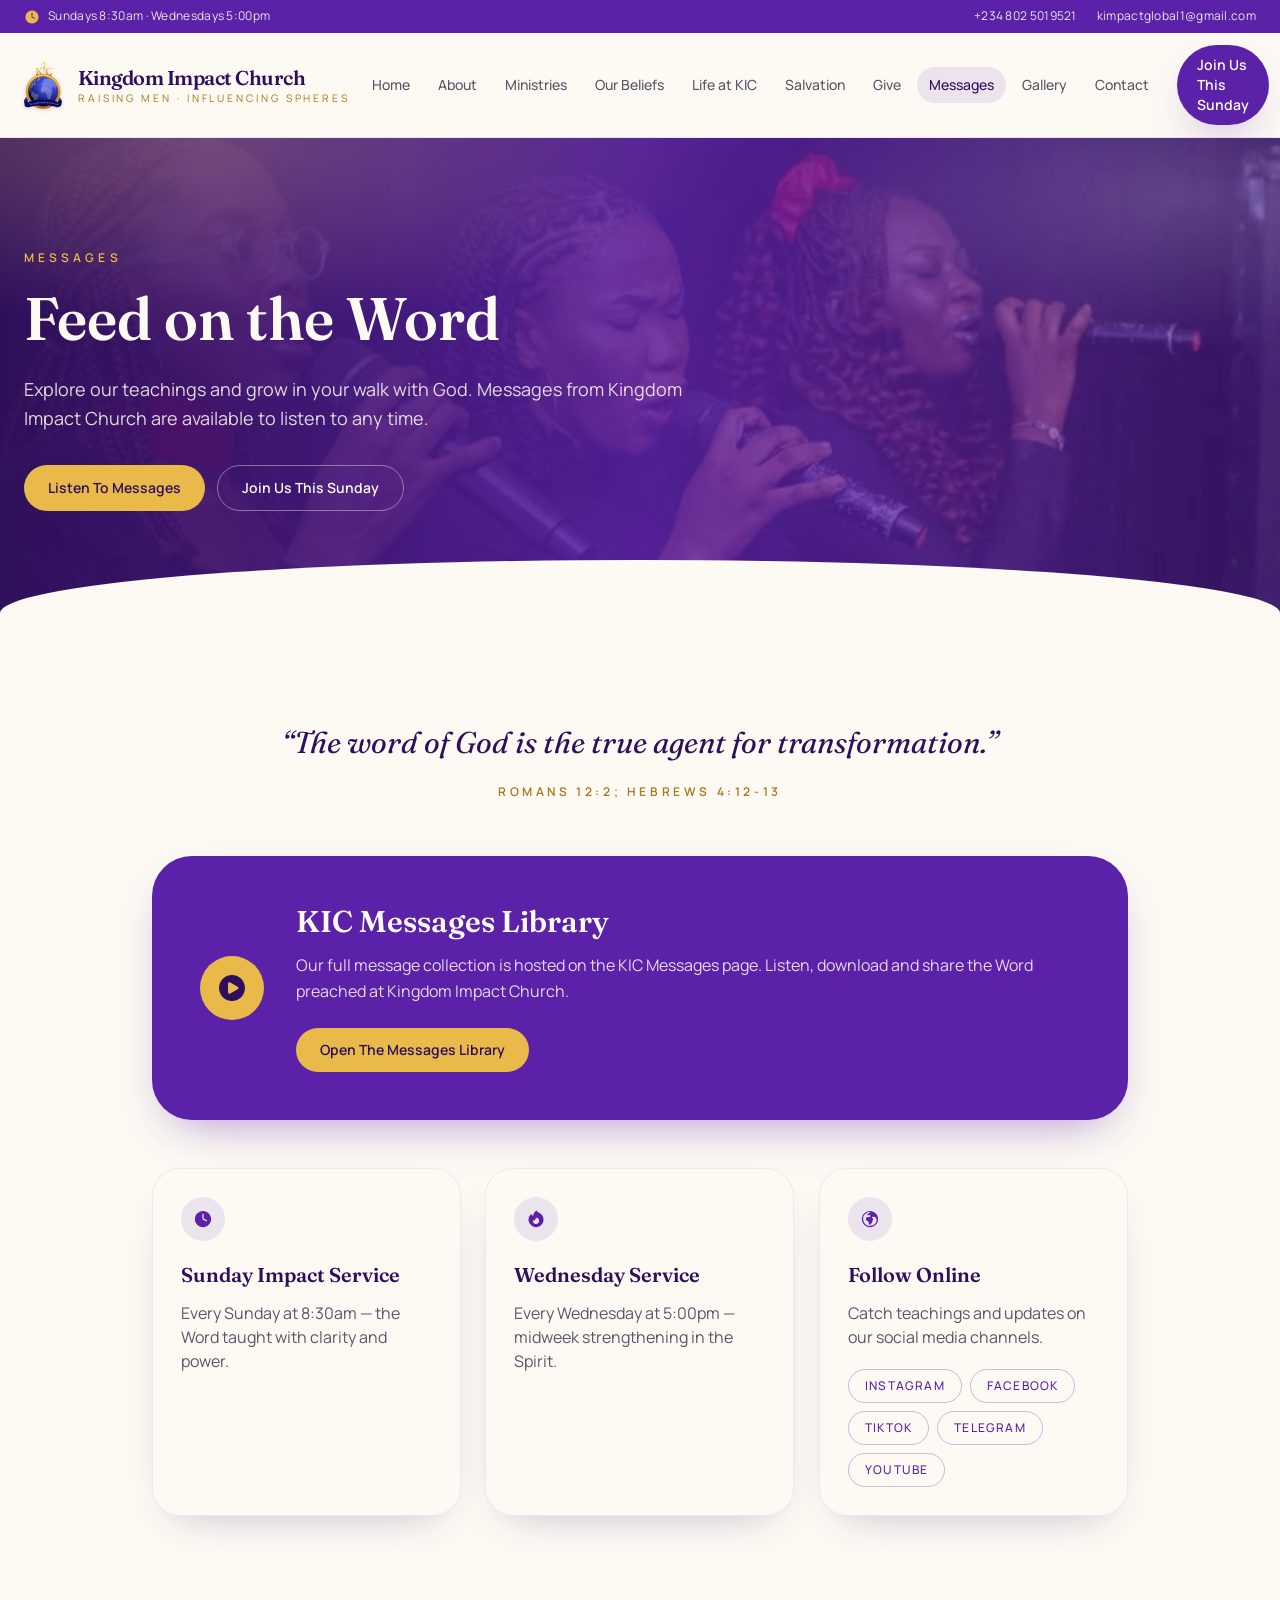
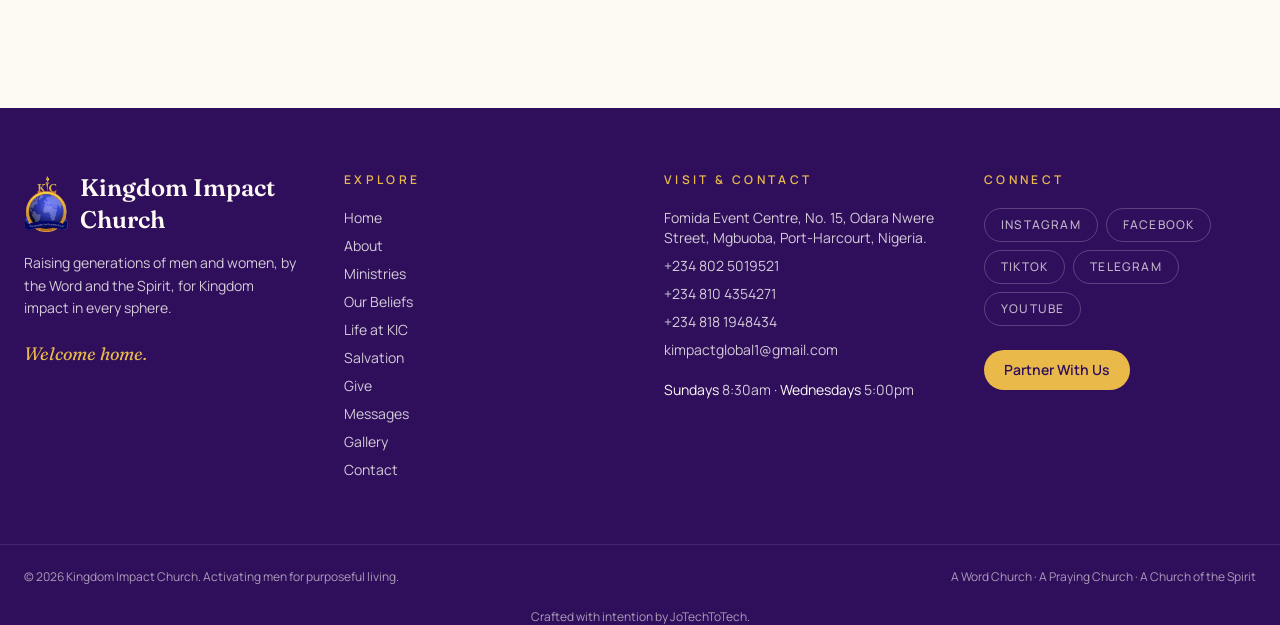
<file: messages.html>
<!DOCTYPE html>
<html lang="en" class="scroll-smooth">
<head>
<meta charset="utf-8" />
<meta name="viewport" content="width=device-width, initial-scale=1" />
<title>Messages | Kingdom Impact Church</title>
<meta name="description" content="Listen to messages from Kingdom Impact Church and grow in the Word and the Spirit." />
<meta name="author" content="Kingdom Impact Church" />
<meta property="og:site_name" content="Kingdom Impact Church" />
<meta property="og:title" content="Messages | Kingdom Impact Church" />
<meta property="og:description" content="Listen to messages from Kingdom Impact Church and grow in the Word and the Spirit." />
<meta property="og:type" content="website" />
<meta property="og:image" content="assets/img/welcome-home.jpg" />
<meta name="twitter:card" content="summary_large_image" />
<meta name="twitter:title" content="Messages | Kingdom Impact Church" />
<meta name="twitter:description" content="Listen to messages from Kingdom Impact Church and grow in the Word and the Spirit." />
<link rel="canonical" href="messages.html" />
<link rel="preconnect" href="https://fonts.googleapis.com" />
<link rel="preconnect" href="https://fonts.gstatic.com" crossorigin />
<link href="https://fonts.googleapis.com/css2?family=Fraunces:ital,opsz,wght@0,9..144,400;0,9..144,500;0,9..144,600;0,9..144,700;1,9..144,400;1,9..144,500&family=Manrope:wght@300;400;500;600;700&display=swap" rel="stylesheet" />
<link rel="stylesheet" href="assets/css/tailwind.css" />
<link rel="stylesheet" href="assets/css/site.css" />
<link rel="icon" href="favicon.png" type="image/png" />
<link rel="apple-touch-icon" href="favicon.png" />
</head>
<body class="bg-cream font-body text-ink antialiased">
<a href="#main" class="sr-only focus:not-sr-only focus:absolute focus:left-4 focus:top-4 focus:z-[100] focus:rounded-full focus:bg-royal focus:px-5 focus:py-2 focus:text-cream">Skip to main content</a>

<header class="sticky top-0 z-50 border-b border-royal/10 bg-cream/90 backdrop-blur-md">
  <div class="hidden bg-royal text-cream/90 lg:block">
    <div class="mx-auto flex max-w-7xl items-center justify-between gap-6 px-6 py-2 text-xs tracking-wide">
      <p class="flex items-center gap-2"><span class="text-gold"><svg class="h-4 w-4 inline" viewBox="0 0 24 24" fill="currentColor" aria-hidden="true"><path fill-rule="evenodd" d="M12 2.25c-5.385 0-9.75 4.365-9.75 9.75s4.365 9.75 9.75 9.75 9.75-4.365 9.75-9.75S17.385 2.25 12 2.25ZM12.75 6a.75.75 0 0 0-1.5 0v6c0 .284.16.544.415.67l4 2a.75.75 0 0 0 .67-1.34l-3.585-1.794V6Z" clip-rule="evenodd"/></svg></span> Sundays 8:30am &middot; Wednesdays 5:00pm</p>
      <div class="flex items-center gap-5">
        <a class="hover:text-gold transition" href="tel:+2348025019521">+234 802 5019521</a>
        <a class="hover:text-gold transition" href="mailto:kimpactglobal1@gmail.com">kimpactglobal1@gmail.com</a>
      </div>
    </div>
  </div>
  <div class="mx-auto flex max-w-7xl items-center justify-between gap-4 px-5 py-3 sm:px-6">
    <a href="index.html" class="flex items-center gap-3 md:gap-4" aria-label="Kingdom Impact Church home">
      <img src="assets/img/kic-logo.png" alt="Kingdom Impact Church logo" class="h-12 w-auto drop-shadow-sm" width="48" height="61" />
      <span class="leading-tight">
        <span class="block font-display text-lg font-semibold tracking-tight text-royal-deep sm:text-xl md:whitespace-nowrap">Kingdom Impact Church</span>
        <span class="block text-[0.65rem] uppercase tracking-[0.28em] text-gold-deep md:whitespace-nowrap">Raising Men &middot; Influencing Spheres</span>
      </span>
    </a>
    <nav class="hidden items-center gap-1 xl:flex" aria-label="Primary"><a href="index.html" class="nav-link">Home</a><a href="about.html" class="nav-link">About</a><a href="ministries.html" class="nav-link">Ministries</a><a href="beliefs.html" class="nav-link">Our Beliefs</a><a href="life-at-kic.html" class="nav-link">Life at KIC</a><a href="salvation.html" class="nav-link">Salvation</a><a href="give.html" class="nav-link">Give</a><a href="messages.html" class="nav-link nav-link-active" aria-current="page">Messages</a><a href="gallery.html" class="nav-link">Gallery</a><a href="contact.html" class="nav-link">Contact</a></nav>
    <div class="flex items-center gap-2">
      <a href="contact.html" class="hidden rounded-full bg-royal px-5 py-2.5 text-sm font-semibold text-cream shadow-glow transition hover:bg-royal-deep hover:-translate-y-0.5 sm:inline-flex">Join Us This Sunday</a>
      <button type="button" class="menu-toggle grid h-11 w-11 place-items-center rounded-full border border-royal/20 text-royal-deep xl:hidden" aria-label="Open menu" aria-expanded="false" aria-controls="mobile-nav">
        <svg class="h-6 w-6" fill="none" stroke="currentColor" stroke-width="1.8" viewBox="0 0 24 24" aria-hidden="true"><path stroke-linecap="round" d="M3.75 6.75h16.5M3.75 12h16.5M3.75 17.25h16.5"/></svg>
      </button>
    </div>
  </div>
  <div id="mobile-nav" class="hidden border-t border-royal/10 bg-cream xl:hidden">
    <nav class="mx-auto flex max-w-7xl flex-col px-5 py-3" aria-label="Mobile">
      <a href="index.html" class="mobile-link">Home</a><a href="about.html" class="mobile-link">About</a><a href="ministries.html" class="mobile-link">Ministries</a><a href="beliefs.html" class="mobile-link">Our Beliefs</a><a href="life-at-kic.html" class="mobile-link">Life at KIC</a><a href="salvation.html" class="mobile-link">Salvation</a><a href="give.html" class="mobile-link">Give</a><a href="messages.html" class="mobile-link text-royal">Messages</a><a href="gallery.html" class="mobile-link">Gallery</a><a href="contact.html" class="mobile-link">Contact</a>
      <a href="contact.html" class="mt-3 rounded-full bg-royal px-5 py-3 text-center text-sm font-semibold text-cream">Join Us This Sunday</a>
      <div class="mt-3 flex flex-wrap gap-4 border-t border-royal/10 pt-3 text-sm text-ink-soft">
        <a class="hover:text-royal" href="tel:+2348025019521">Call us</a>
        <a class="hover:text-royal" href="mailto:kimpactglobal1@gmail.com">Email us</a>
        <a class="hover:text-royal" href="https://www.google.com/maps/search/?api=1&query=208+Obi+Wali+Road,+Rumuigbo,+Port+Harcourt,+Nigeria" target="_blank" rel="noopener">Open map</a>
      </div>
    </nav>
  </div>
</header>
<main id="main">
<section class="relative overflow-hidden">
  <img src="assets/img/kingdom-heritage.jpg" alt="" aria-hidden="true" class="absolute inset-0 h-full w-full object-cover" />
  <div class="absolute inset-0 bg-gradient-to-r from-royal-deep/95 via-royal/85 to-royal/55"></div>
  <div class="light-rays"></div>
  <div class="relative mx-auto max-w-7xl px-6 py-20 sm:py-28">
    <p class="reveal text-xs font-semibold uppercase tracking-[0.34em] text-gold">Messages</p>
    <h1 class="reveal mt-5 max-w-3xl font-display text-4xl font-semibold leading-[1.08] text-cream sm:text-5xl lg:text-6xl">Feed on the Word</h1>
    <p class="reveal mt-6 max-w-2xl text-lg leading-relaxed text-cream/85">Explore our teachings and grow in your walk with God. Messages from Kingdom Impact Church are available to listen to any time.</p>
    <div class="mt-8 flex flex-wrap gap-3"><a href="messages-library.html" class="btn-gold">Listen To Messages</a><a href="contact.html" class="btn-outline-light">Join Us This Sunday</a></div>
  </div>
  <div class="curve-divider"></div>
</section>

<section class="bg-cream py-20 sm:py-24">
  <div class="mx-auto max-w-5xl px-6">
    
<figure class="mx-auto max-w-3xl text-center">
  <blockquote class="font-display text-2xl italic leading-relaxed text-royal-deep sm:text-3xl">&ldquo;The word of God is the true agent for transformation.&rdquo;</blockquote>
  <figcaption class="mt-4 text-xs font-semibold uppercase tracking-[0.3em] text-gold-deep">Romans 12:2; Hebrews 4:12-13</figcaption>
</figure>

    <div class="reveal mt-14 rounded-[2.5rem] bg-royal p-8 text-cream shadow-glow sm:p-12">
      <div class="grid gap-8 sm:grid-cols-[auto_1fr] sm:items-center">
        <span class="grid h-16 w-16 place-items-center rounded-full bg-gold text-royal-deep"><svg class="h-8 w-8" viewBox="0 0 24 24" fill="currentColor" aria-hidden="true"><path fill-rule="evenodd" d="M2.25 12c0-5.385 4.365-9.75 9.75-9.75s9.75 4.365 9.75 9.75-4.365 9.75-9.75 9.75S2.25 17.385 2.25 12Zm14.024-.983a1.125 1.125 0 0 1 0 1.966l-5.603 3.113A1.125 1.125 0 0 1 9 15.113V8.887c0-.857.921-1.4 1.671-.983l5.603 3.113Z" clip-rule="evenodd"/></svg></span>
        <div>
          <h2 class="font-display text-3xl font-semibold">KIC Messages Library</h2>
          <p class="mt-3 leading-relaxed text-cream/85">Our full message collection is hosted on the KIC Messages page. Listen, download and share the Word preached at Kingdom Impact Church.</p>
          <a href="messages-library.html" class="btn-gold mt-6">Open The Messages Library</a>
        </div>
      </div>
    </div>
    <div class="mt-12 grid gap-6 md:grid-cols-3">
      <article class="reveal card"><span class="card-icon"><svg class="h-5 w-5" viewBox="0 0 24 24" fill="currentColor" aria-hidden="true"><path fill-rule="evenodd" d="M12 2.25c-5.385 0-9.75 4.365-9.75 9.75s4.365 9.75 9.75 9.75 9.75-4.365 9.75-9.75S17.385 2.25 12 2.25ZM12.75 6a.75.75 0 0 0-1.5 0v6c0 .284.16.544.415.67l4 2a.75.75 0 0 0 .67-1.34l-3.585-1.794V6Z" clip-rule="evenodd"/></svg></span>
        <h3 class="mt-5 font-display text-xl font-semibold text-royal-deep">Sunday Impact Service</h3>
        <p class="mt-3 text-ink-soft">Every Sunday at 8:30am &mdash; the Word taught with clarity and power.</p></article>
      <article class="reveal card"><span class="card-icon"><svg class="h-5 w-5" viewBox="0 0 24 24" fill="currentColor" aria-hidden="true"><path fill-rule="evenodd" d="M12.963 2.286a.75.75 0 0 0-1.071-.136 9.742 9.742 0 0 0-3.539 6.176 7.547 7.547 0 0 1-1.705-1.715.75.75 0 0 0-1.152-.082A9 9 0 1 0 15.68 4.534a7.46 7.46 0 0 1-2.717-2.248ZM15.75 14.25a3.75 3.75 0 1 1-7.313-1.172c.628.465 1.35.81 2.133 1a5.99 5.99 0 0 1 1.925-3.546 3.75 3.75 0 0 1 3.255 3.718Z" clip-rule="evenodd"/></svg></span>
        <h3 class="mt-5 font-display text-xl font-semibold text-royal-deep">Wednesday Service</h3>
        <p class="mt-3 text-ink-soft">Every Wednesday at 5:00pm &mdash; midweek strengthening in the Spirit.</p></article>
      <article class="reveal card"><span class="card-icon"><svg class="h-5 w-5" viewBox="0 0 24 24" fill="currentColor" aria-hidden="true"><path fill-rule="evenodd" d="M12 2.25c-5.385 0-9.75 4.365-9.75 9.75s4.365 9.75 9.75 9.75 9.75-4.365 9.75-9.75S17.385 2.25 12 2.25ZM8.547 4.505a8.25 8.25 0 1 0 11.672 8.214l-.46-.46a2.252 2.252 0 0 1-.422-.586l-1.08-2.16a.414.414 0 0 0-.663-.107.827.827 0 0 1-.812.21l-1.273-.363a.89.89 0 0 0-.738 1.595l.587.39c.59.395.674 1.23.172 1.732l-.2.2c-.211.212-.33.498-.33.796v.41c0 .409-.11.809-.32 1.158l-1.315 2.191a2.11 2.11 0 0 1-1.81 1.025 1.055 1.055 0 0 1-1.055-1.055v-1.172c0-.92-.56-1.747-1.414-2.089l-.655-.261a2.25 2.25 0 0 1-1.383-2.46l.007-.042a2.25 2.25 0 0 1 .29-.787l.09-.15a2.25 2.25 0 0 1 2.37-1.048l1.178.236a1.125 1.125 0 0 0 1.302-.795l.208-.73a1.125 1.125 0 0 0-.578-1.315l-.665-.332-.091.091a2.25 2.25 0 0 1-1.591.659h-.18a.75.75 0 0 1 0-1.5h.18l.09-.091.83-.83a2.25 2.25 0 0 1 1.59-.659h1.043l.005-.005a8.212 8.212 0 0 0-3.628-.834Z" clip-rule="evenodd"/></svg></span>
        <h3 class="mt-5 font-display text-xl font-semibold text-royal-deep">Follow Online</h3>
        <p class="mt-3 text-ink-soft">Catch teachings and updates on our social media channels.</p>
        <div class="mt-5 flex flex-wrap gap-2"><a href="https://www.instagram.com/thekicglobal?igsh=Nm9yOWJ3NWNyNTFh" target="_blank" rel="noopener" aria-label="Instagram" class="rounded-full border border-current/30 px-4 py-2 text-xs font-medium uppercase tracking-widest text-royal transition hover:text-gold">Instagram</a><a href="https://www.facebook.com/thekicglobal" target="_blank" rel="noopener" aria-label="Facebook" class="rounded-full border border-current/30 px-4 py-2 text-xs font-medium uppercase tracking-widest text-royal transition hover:text-gold">Facebook</a><a href="https://www.tiktok.com/@thekicglobal" target="_blank" rel="noopener" aria-label="TikTok" class="rounded-full border border-current/30 px-4 py-2 text-xs font-medium uppercase tracking-widest text-royal transition hover:text-gold">TikTok</a><a href="https://t.me/kicglobal" target="_blank" rel="noopener" aria-label="Telegram" class="rounded-full border border-current/30 px-4 py-2 text-xs font-medium uppercase tracking-widest text-royal transition hover:text-gold">Telegram</a><a href="https://youtube.com/@thekicglobal?si=deO8NxLSejpScGAe" target="_blank" rel="noopener" aria-label="YouTube" class="rounded-full border border-current/30 px-4 py-2 text-xs font-medium uppercase tracking-widest text-royal transition hover:text-gold">YouTube</a></div>
      </article>
    </div>
  </div>
</section>
</main>
<footer class="mt-24 bg-royal-deep text-cream/80">
  <div class="mx-auto grid max-w-7xl gap-12 px-6 py-16 md:grid-cols-2 lg:grid-cols-4">
    <div>
      <div class="flex items-center gap-3">
        <img src="assets/img/kic-logo.png" alt="Kingdom Impact Church logo" class="h-14 w-auto" width="56" height="71" />
        <p class="font-display text-2xl font-semibold text-cream">Kingdom Impact Church</p>
      </div>
      <p class="mt-4 max-w-xs text-sm leading-relaxed">Raising generations of men and women, by the Word and the Spirit, for Kingdom impact in every sphere.</p>
      <p class="mt-5 font-display text-lg italic text-gold">Welcome home.</p>
    </div>
    <div>
      <h2 class="text-xs font-semibold uppercase tracking-[0.28em] text-gold">Explore</h2>
      <ul class="mt-5 grid grid-cols-2 gap-y-2 text-sm md:grid-cols-1"><li><a class="transition hover:text-gold" href="index.html">Home</a></li><li><a class="transition hover:text-gold" href="about.html">About</a></li><li><a class="transition hover:text-gold" href="ministries.html">Ministries</a></li><li><a class="transition hover:text-gold" href="beliefs.html">Our Beliefs</a></li><li><a class="transition hover:text-gold" href="life-at-kic.html">Life at KIC</a></li><li><a class="transition hover:text-gold" href="salvation.html">Salvation</a></li><li><a class="transition hover:text-gold" href="give.html">Give</a></li><li><a class="transition hover:text-gold" href="messages.html">Messages</a></li><li><a class="transition hover:text-gold" href="gallery.html">Gallery</a></li><li><a class="transition hover:text-gold" href="contact.html">Contact</a></li></ul>
    </div>
    <div>
      <h2 class="text-xs font-semibold uppercase tracking-[0.28em] text-gold">Visit &amp; Contact</h2>
      <ul class="mt-5 space-y-2 text-sm">
        <li><a class="transition hover:text-gold" href="https://www.google.com/maps/search/?api=1&query=208+Obi+Wali+Road,+Rumuigbo,+Port+Harcourt,+Nigeria" target="_blank" rel="noopener">Fomida Event Centre, No. 15, Odara Nwere Street, Mgbuoba, Port-Harcourt, Nigeria.</a></li>
        <li><a class="transition hover:text-gold" href="tel:+2348025019521">+234 802 5019521</a></li><li><a class="transition hover:text-gold" href="tel:+2348104354271">+234 810 4354271</a></li><li><a class="transition hover:text-gold" href="tel:+2348181948434">+234 818 1948434</a></li>
        <li><a class="transition hover:text-gold" href="mailto:kimpactglobal1@gmail.com">kimpactglobal1@gmail.com</a></li>
      </ul>
      <p class="mt-5 text-sm"><span class="text-cream">Sundays</span> 8:30am &middot; <span class="text-cream">Wednesdays</span> 5:00pm</p>
    </div>
    <div>
      <h2 class="text-xs font-semibold uppercase tracking-[0.28em] text-gold">Connect</h2>
      <div class="mt-5 flex flex-wrap gap-2"><a href="https://www.instagram.com/thekicglobal?igsh=Nm9yOWJ3NWNyNTFh" target="_blank" rel="noopener" aria-label="Instagram" class="rounded-full border border-current/30 px-4 py-2 text-xs font-medium uppercase tracking-widest text-cream/70 transition hover:text-gold">Instagram</a><a href="https://www.facebook.com/thekicglobal" target="_blank" rel="noopener" aria-label="Facebook" class="rounded-full border border-current/30 px-4 py-2 text-xs font-medium uppercase tracking-widest text-cream/70 transition hover:text-gold">Facebook</a><a href="https://www.tiktok.com/@thekicglobal" target="_blank" rel="noopener" aria-label="TikTok" class="rounded-full border border-current/30 px-4 py-2 text-xs font-medium uppercase tracking-widest text-cream/70 transition hover:text-gold">TikTok</a><a href="https://t.me/kicglobal" target="_blank" rel="noopener" aria-label="Telegram" class="rounded-full border border-current/30 px-4 py-2 text-xs font-medium uppercase tracking-widest text-cream/70 transition hover:text-gold">Telegram</a><a href="https://youtube.com/@thekicglobal?si=deO8NxLSejpScGAe" target="_blank" rel="noopener" aria-label="YouTube" class="rounded-full border border-current/30 px-4 py-2 text-xs font-medium uppercase tracking-widest text-cream/70 transition hover:text-gold">YouTube</a></div>
      <a href="give.html" class="mt-6 inline-flex rounded-full bg-gold px-5 py-2.5 text-sm font-semibold text-royal-deep transition hover:bg-gold-light">Partner With Us</a>
    </div>
  </div>
  <div class="border-t border-cream/10">
    <div class="mx-auto flex max-w-7xl flex-col gap-2 px-6 py-6 text-xs text-cream/60 sm:flex-row sm:items-center sm:justify-between">
      <p>&copy; 2026 Kingdom Impact Church. Activating men for purposeful living.</p>
      <p>A Word Church &middot; A Praying Church &middot; A Church of the Spirit</p>
    </div>
    <p class="mx-auto max-w-7xl px-6 pb-6 text-center text-xs text-cream/60">Crafted with intention by <a class="transition hover:text-gold" href="https://jotechtotech.com" target="_blank" rel="noopener noreferrer">JoTechToTech</a>.</p>
  </div>
</footer>
<script src="assets/js/site.js" defer></script>
</body>
</html>
</file>
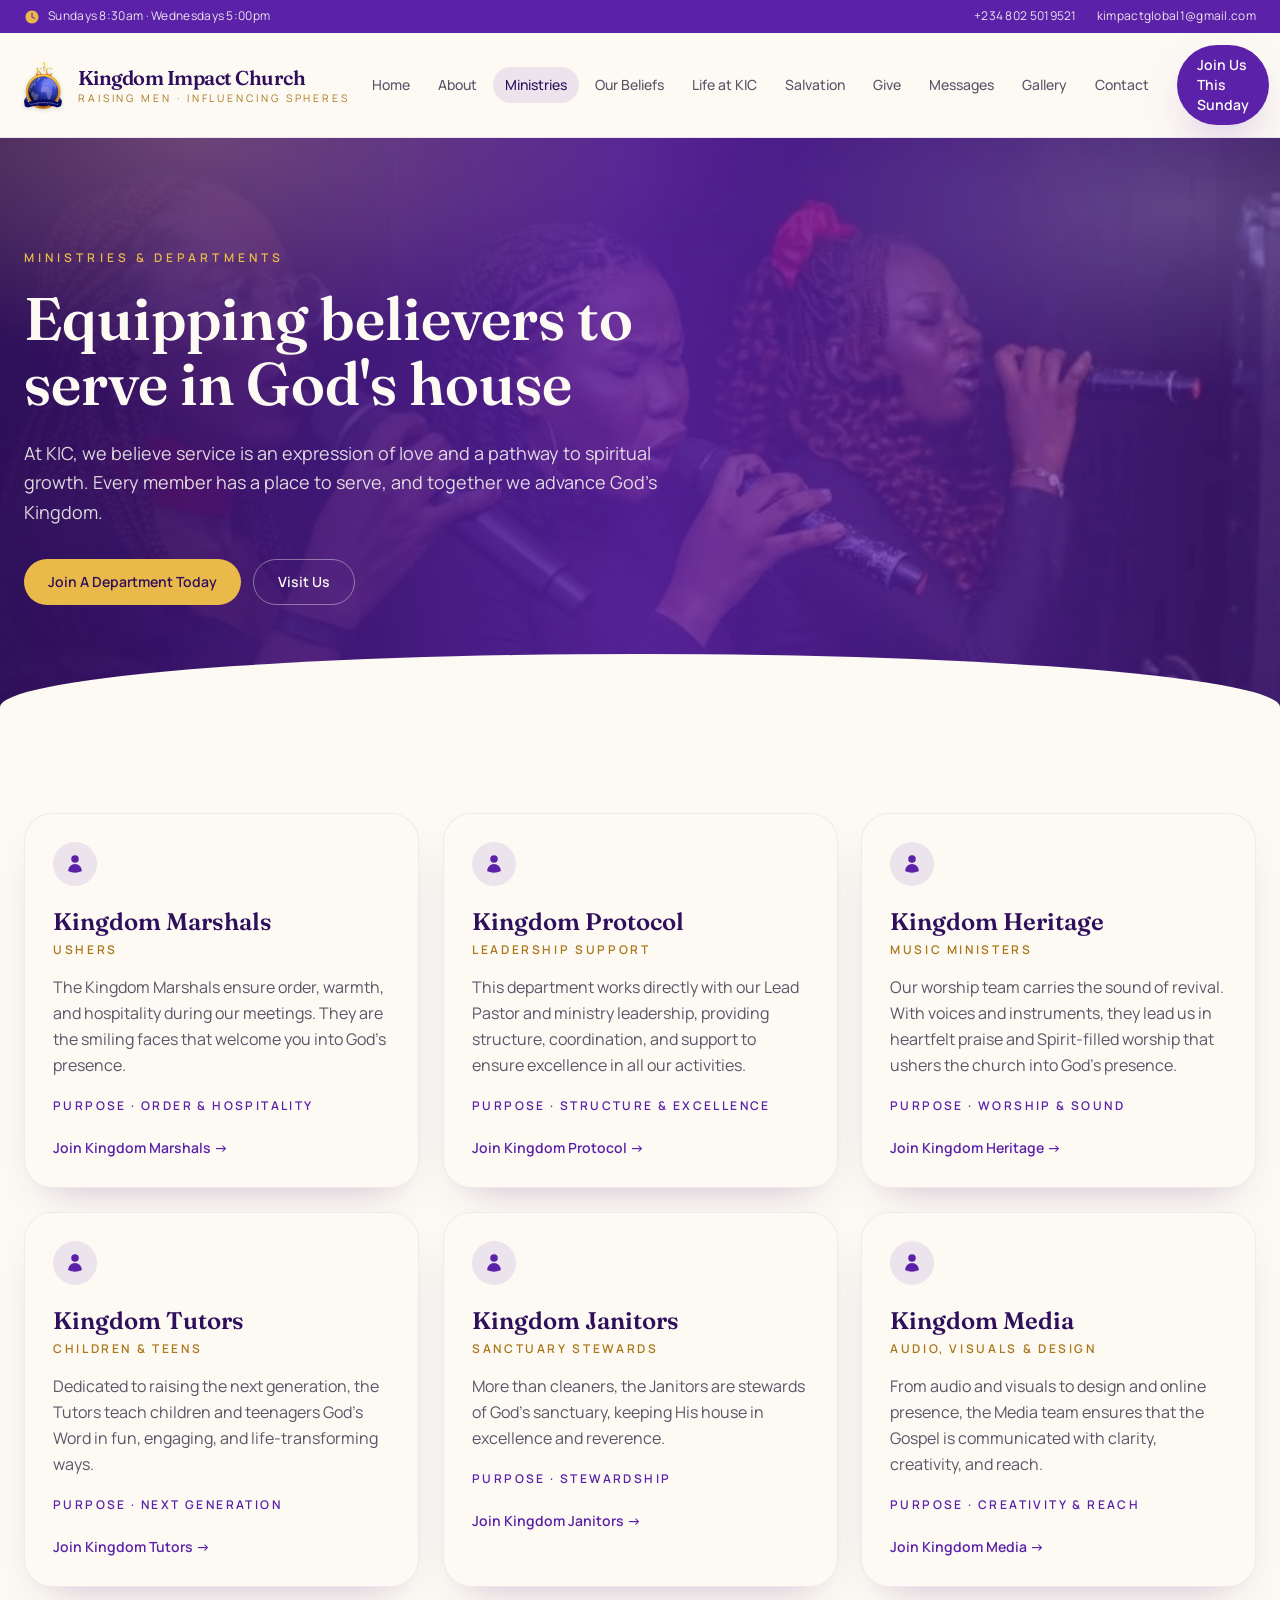
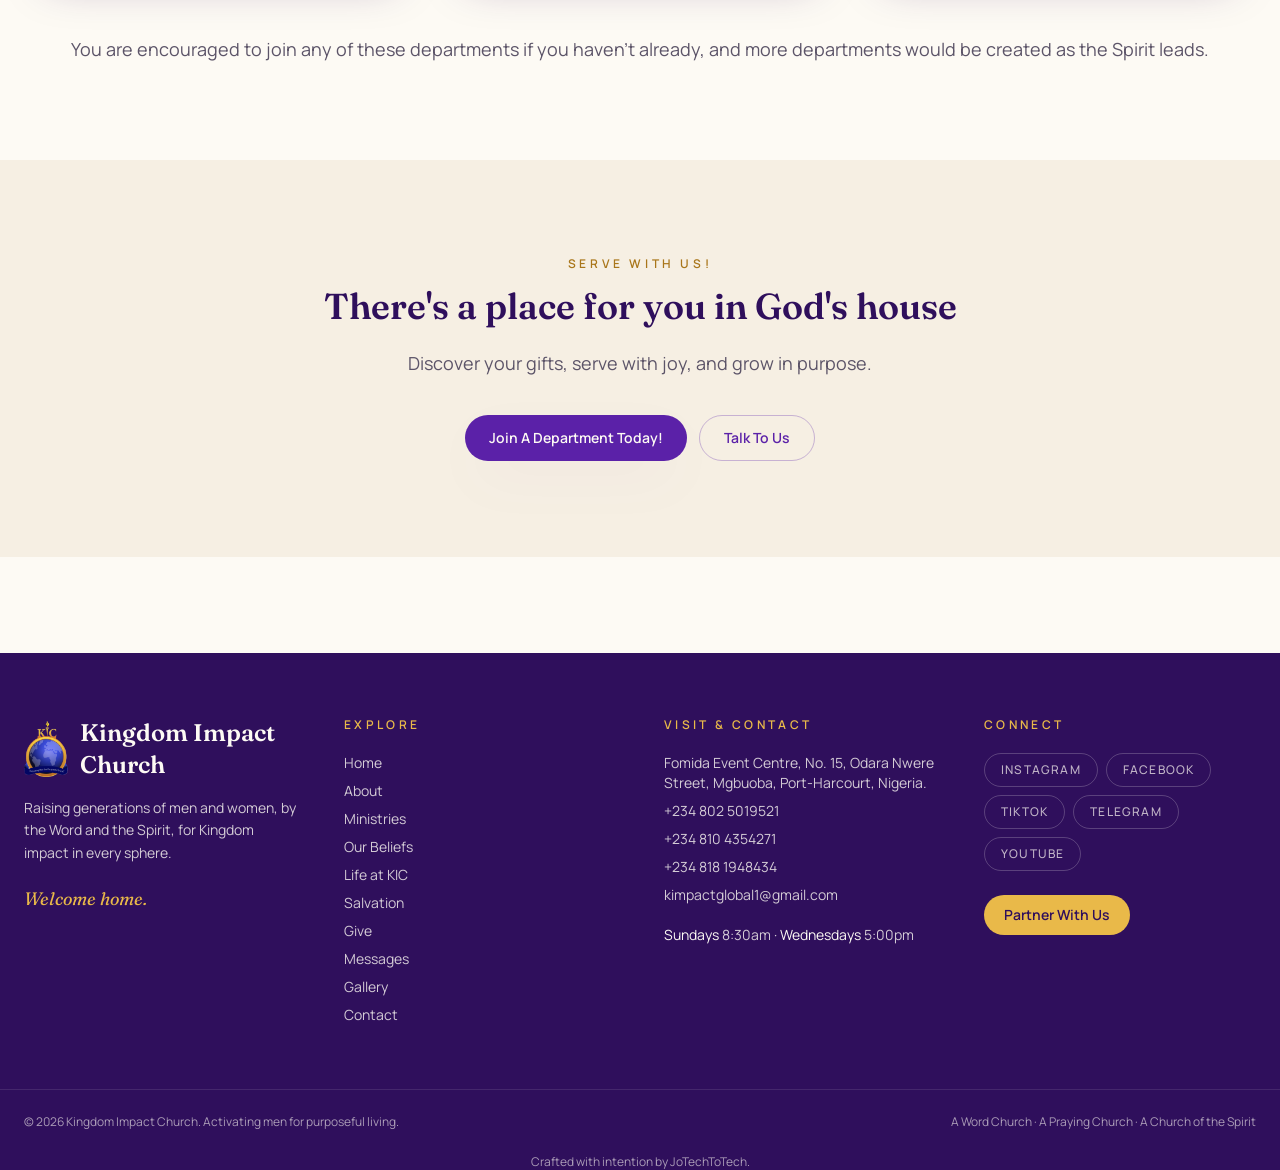
<file: ministries.html>
<!DOCTYPE html>
<html lang="en" class="scroll-smooth">
<head>
<meta charset="utf-8" />
<meta name="viewport" content="width=device-width, initial-scale=1" />
<title>Ministries & Departments | Kingdom Impact Church</title>
<meta name="description" content="Kingdom Marshals, Protocol, Heritage, Tutors, Janitors and Media — find your place to serve at Kingdom Impact Church." />
<meta name="author" content="Kingdom Impact Church" />
<meta property="og:site_name" content="Kingdom Impact Church" />
<meta property="og:title" content="Ministries & Departments | Kingdom Impact Church" />
<meta property="og:description" content="Kingdom Marshals, Protocol, Heritage, Tutors, Janitors and Media — find your place to serve at Kingdom Impact Church." />
<meta property="og:type" content="website" />
<meta property="og:image" content="assets/img/welcome-home.jpg" />
<meta name="twitter:card" content="summary_large_image" />
<meta name="twitter:title" content="Ministries & Departments | Kingdom Impact Church" />
<meta name="twitter:description" content="Kingdom Marshals, Protocol, Heritage, Tutors, Janitors and Media — find your place to serve at Kingdom Impact Church." />
<link rel="canonical" href="ministries.html" />
<link rel="preconnect" href="https://fonts.googleapis.com" />
<link rel="preconnect" href="https://fonts.gstatic.com" crossorigin />
<link href="https://fonts.googleapis.com/css2?family=Fraunces:ital,opsz,wght@0,9..144,400;0,9..144,500;0,9..144,600;0,9..144,700;1,9..144,400;1,9..144,500&family=Manrope:wght@300;400;500;600;700&display=swap" rel="stylesheet" />
<link rel="stylesheet" href="assets/css/tailwind.css" />
<link rel="stylesheet" href="assets/css/site.css" />
<link rel="icon" href="favicon.png" type="image/png" />
<link rel="apple-touch-icon" href="favicon.png" />
</head>
<body class="bg-cream font-body text-ink antialiased">
<a href="#main" class="sr-only focus:not-sr-only focus:absolute focus:left-4 focus:top-4 focus:z-[100] focus:rounded-full focus:bg-royal focus:px-5 focus:py-2 focus:text-cream">Skip to main content</a>

<header class="sticky top-0 z-50 border-b border-royal/10 bg-cream/90 backdrop-blur-md">
  <div class="hidden bg-royal text-cream/90 lg:block">
    <div class="mx-auto flex max-w-7xl items-center justify-between gap-6 px-6 py-2 text-xs tracking-wide">
      <p class="flex items-center gap-2"><span class="text-gold"><svg class="h-4 w-4 inline" viewBox="0 0 24 24" fill="currentColor" aria-hidden="true"><path fill-rule="evenodd" d="M12 2.25c-5.385 0-9.75 4.365-9.75 9.75s4.365 9.75 9.75 9.75 9.75-4.365 9.75-9.75S17.385 2.25 12 2.25ZM12.75 6a.75.75 0 0 0-1.5 0v6c0 .284.16.544.415.67l4 2a.75.75 0 0 0 .67-1.34l-3.585-1.794V6Z" clip-rule="evenodd"/></svg></span> Sundays 8:30am &middot; Wednesdays 5:00pm</p>
      <div class="flex items-center gap-5">
        <a class="hover:text-gold transition" href="tel:+2348025019521">+234 802 5019521</a>
        <a class="hover:text-gold transition" href="mailto:kimpactglobal1@gmail.com">kimpactglobal1@gmail.com</a>
      </div>
    </div>
  </div>
  <div class="mx-auto flex max-w-7xl items-center justify-between gap-4 px-5 py-3 sm:px-6">
    <a href="index.html" class="flex items-center gap-3 md:gap-4" aria-label="Kingdom Impact Church home">
      <img src="assets/img/kic-logo.png" alt="Kingdom Impact Church logo" class="h-12 w-auto drop-shadow-sm" width="48" height="61" />
      <span class="leading-tight">
        <span class="block font-display text-lg font-semibold tracking-tight text-royal-deep sm:text-xl md:whitespace-nowrap">Kingdom Impact Church</span>
        <span class="block text-[0.65rem] uppercase tracking-[0.28em] text-gold-deep md:whitespace-nowrap">Raising Men &middot; Influencing Spheres</span>
      </span>
    </a>
    <nav class="hidden items-center gap-1 xl:flex" aria-label="Primary"><a href="index.html" class="nav-link">Home</a><a href="about.html" class="nav-link">About</a><a href="ministries.html" class="nav-link nav-link-active" aria-current="page">Ministries</a><a href="beliefs.html" class="nav-link">Our Beliefs</a><a href="life-at-kic.html" class="nav-link">Life at KIC</a><a href="salvation.html" class="nav-link">Salvation</a><a href="give.html" class="nav-link">Give</a><a href="messages.html" class="nav-link">Messages</a><a href="gallery.html" class="nav-link">Gallery</a><a href="contact.html" class="nav-link">Contact</a></nav>
    <div class="flex items-center gap-2">
      <a href="contact.html" class="hidden rounded-full bg-royal px-5 py-2.5 text-sm font-semibold text-cream shadow-glow transition hover:bg-royal-deep hover:-translate-y-0.5 sm:inline-flex">Join Us This Sunday</a>
      <button type="button" class="menu-toggle grid h-11 w-11 place-items-center rounded-full border border-royal/20 text-royal-deep xl:hidden" aria-label="Open menu" aria-expanded="false" aria-controls="mobile-nav">
        <svg class="h-6 w-6" fill="none" stroke="currentColor" stroke-width="1.8" viewBox="0 0 24 24" aria-hidden="true"><path stroke-linecap="round" d="M3.75 6.75h16.5M3.75 12h16.5M3.75 17.25h16.5"/></svg>
      </button>
    </div>
  </div>
  <div id="mobile-nav" class="hidden border-t border-royal/10 bg-cream xl:hidden">
    <nav class="mx-auto flex max-w-7xl flex-col px-5 py-3" aria-label="Mobile">
      <a href="index.html" class="mobile-link">Home</a><a href="about.html" class="mobile-link">About</a><a href="ministries.html" class="mobile-link text-royal">Ministries</a><a href="beliefs.html" class="mobile-link">Our Beliefs</a><a href="life-at-kic.html" class="mobile-link">Life at KIC</a><a href="salvation.html" class="mobile-link">Salvation</a><a href="give.html" class="mobile-link">Give</a><a href="messages.html" class="mobile-link">Messages</a><a href="gallery.html" class="mobile-link">Gallery</a><a href="contact.html" class="mobile-link">Contact</a>
      <a href="contact.html" class="mt-3 rounded-full bg-royal px-5 py-3 text-center text-sm font-semibold text-cream">Join Us This Sunday</a>
      <div class="mt-3 flex flex-wrap gap-4 border-t border-royal/10 pt-3 text-sm text-ink-soft">
        <a class="hover:text-royal" href="tel:+2348025019521">Call us</a>
        <a class="hover:text-royal" href="mailto:kimpactglobal1@gmail.com">Email us</a>
        <a class="hover:text-royal" href="https://www.google.com/maps/search/?api=1&query=208+Obi+Wali+Road,+Rumuigbo,+Port+Harcourt,+Nigeria" target="_blank" rel="noopener">Open map</a>
      </div>
    </nav>
  </div>
</header>
<main id="main">
<section class="relative overflow-hidden">
  <img src="assets/img/kingdom-heritage.jpg" alt="" aria-hidden="true" class="absolute inset-0 h-full w-full object-cover" />
  <div class="absolute inset-0 bg-gradient-to-r from-royal-deep/95 via-royal/85 to-royal/55"></div>
  <div class="light-rays"></div>
  <div class="relative mx-auto max-w-7xl px-6 py-20 sm:py-28">
    <p class="reveal text-xs font-semibold uppercase tracking-[0.34em] text-gold">Ministries &amp; Departments</p>
    <h1 class="reveal mt-5 max-w-3xl font-display text-4xl font-semibold leading-[1.08] text-cream sm:text-5xl lg:text-6xl">Equipping believers to serve in God's house</h1>
    <p class="reveal mt-6 max-w-2xl text-lg leading-relaxed text-cream/85">At KIC, we believe service is an expression of love and a pathway to spiritual growth. Every member has a place to serve, and together we advance God's Kingdom.</p>
    <div class="mt-8 flex flex-wrap gap-3"><a href="https://wa.link/f9ex92" class="btn-gold" target="_blank" rel="noopener">Join A Department Today</a><a href="contact.html" class="btn-outline-light">Visit Us</a></div>
  </div>
  <div class="curve-divider"></div>
</section>

<section class="bg-cream py-20 sm:py-24">
  <div class="mx-auto max-w-7xl px-6">
    <div class="grid gap-6 md:grid-cols-2 lg:grid-cols-3">
<article class="reveal card">
  <span class="card-icon"><svg class="h-5 w-5" viewBox="0 0 24 24" fill="currentColor" aria-hidden="true"><path fill-rule="evenodd" d="M7.5 6a4.5 4.5 0 1 1 9 0 4.5 4.5 0 0 1-9 0ZM3.751 20.105a8.25 8.25 0 0 1 16.498 0 .75.75 0 0 1-.437.695A18.683 18.683 0 0 1 12 22.5c-2.786 0-5.433-.608-7.812-1.7a.75.75 0 0 1-.437-.695Z" clip-rule="evenodd"/></svg></span>
  <h2 class="mt-5 font-display text-2xl font-semibold text-royal-deep">Kingdom Marshals</h2>
  <p class="mt-1 text-xs font-semibold uppercase tracking-[0.22em] text-gold-deep">Ushers</p>
  <p class="mt-4 leading-relaxed text-ink-soft">The Kingdom Marshals ensure order, warmth, and hospitality during our meetings. They are the smiling faces that welcome you into God's presence.</p>
  <p class="mt-5 text-xs font-semibold uppercase tracking-[0.2em] text-royal">Purpose &middot; Order &amp; Hospitality</p>
  <a href="https://wa.link/f9ex92" target="_blank" rel="noopener" class="mt-6 inline-flex text-sm font-semibold text-royal underline-offset-4 hover:text-gold-deep hover:underline">Join Kingdom Marshals &rarr;</a>
</article>
<article class="reveal card">
  <span class="card-icon"><svg class="h-5 w-5" viewBox="0 0 24 24" fill="currentColor" aria-hidden="true"><path fill-rule="evenodd" d="M7.5 6a4.5 4.5 0 1 1 9 0 4.5 4.5 0 0 1-9 0ZM3.751 20.105a8.25 8.25 0 0 1 16.498 0 .75.75 0 0 1-.437.695A18.683 18.683 0 0 1 12 22.5c-2.786 0-5.433-.608-7.812-1.7a.75.75 0 0 1-.437-.695Z" clip-rule="evenodd"/></svg></span>
  <h2 class="mt-5 font-display text-2xl font-semibold text-royal-deep">Kingdom Protocol</h2>
  <p class="mt-1 text-xs font-semibold uppercase tracking-[0.22em] text-gold-deep">Leadership Support</p>
  <p class="mt-4 leading-relaxed text-ink-soft">This department works directly with our Lead Pastor and ministry leadership, providing structure, coordination, and support to ensure excellence in all our activities.</p>
  <p class="mt-5 text-xs font-semibold uppercase tracking-[0.2em] text-royal">Purpose &middot; Structure &amp; Excellence</p>
  <a href="https://wa.link/f9ex92" target="_blank" rel="noopener" class="mt-6 inline-flex text-sm font-semibold text-royal underline-offset-4 hover:text-gold-deep hover:underline">Join Kingdom Protocol &rarr;</a>
</article>
<article class="reveal card">
  <span class="card-icon"><svg class="h-5 w-5" viewBox="0 0 24 24" fill="currentColor" aria-hidden="true"><path fill-rule="evenodd" d="M7.5 6a4.5 4.5 0 1 1 9 0 4.5 4.5 0 0 1-9 0ZM3.751 20.105a8.25 8.25 0 0 1 16.498 0 .75.75 0 0 1-.437.695A18.683 18.683 0 0 1 12 22.5c-2.786 0-5.433-.608-7.812-1.7a.75.75 0 0 1-.437-.695Z" clip-rule="evenodd"/></svg></span>
  <h2 class="mt-5 font-display text-2xl font-semibold text-royal-deep">Kingdom Heritage</h2>
  <p class="mt-1 text-xs font-semibold uppercase tracking-[0.22em] text-gold-deep">Music Ministers</p>
  <p class="mt-4 leading-relaxed text-ink-soft">Our worship team carries the sound of revival. With voices and instruments, they lead us in heartfelt praise and Spirit-filled worship that ushers the church into God's presence.</p>
  <p class="mt-5 text-xs font-semibold uppercase tracking-[0.2em] text-royal">Purpose &middot; Worship &amp; Sound</p>
  <a href="https://wa.link/f9ex92" target="_blank" rel="noopener" class="mt-6 inline-flex text-sm font-semibold text-royal underline-offset-4 hover:text-gold-deep hover:underline">Join Kingdom Heritage &rarr;</a>
</article>
<article class="reveal card">
  <span class="card-icon"><svg class="h-5 w-5" viewBox="0 0 24 24" fill="currentColor" aria-hidden="true"><path fill-rule="evenodd" d="M7.5 6a4.5 4.5 0 1 1 9 0 4.5 4.5 0 0 1-9 0ZM3.751 20.105a8.25 8.25 0 0 1 16.498 0 .75.75 0 0 1-.437.695A18.683 18.683 0 0 1 12 22.5c-2.786 0-5.433-.608-7.812-1.7a.75.75 0 0 1-.437-.695Z" clip-rule="evenodd"/></svg></span>
  <h2 class="mt-5 font-display text-2xl font-semibold text-royal-deep">Kingdom Tutors</h2>
  <p class="mt-1 text-xs font-semibold uppercase tracking-[0.22em] text-gold-deep">Children &amp; Teens</p>
  <p class="mt-4 leading-relaxed text-ink-soft">Dedicated to raising the next generation, the Tutors teach children and teenagers God's Word in fun, engaging, and life-transforming ways.</p>
  <p class="mt-5 text-xs font-semibold uppercase tracking-[0.2em] text-royal">Purpose &middot; Next Generation</p>
  <a href="https://wa.link/f9ex92" target="_blank" rel="noopener" class="mt-6 inline-flex text-sm font-semibold text-royal underline-offset-4 hover:text-gold-deep hover:underline">Join Kingdom Tutors &rarr;</a>
</article>
<article class="reveal card">
  <span class="card-icon"><svg class="h-5 w-5" viewBox="0 0 24 24" fill="currentColor" aria-hidden="true"><path fill-rule="evenodd" d="M7.5 6a4.5 4.5 0 1 1 9 0 4.5 4.5 0 0 1-9 0ZM3.751 20.105a8.25 8.25 0 0 1 16.498 0 .75.75 0 0 1-.437.695A18.683 18.683 0 0 1 12 22.5c-2.786 0-5.433-.608-7.812-1.7a.75.75 0 0 1-.437-.695Z" clip-rule="evenodd"/></svg></span>
  <h2 class="mt-5 font-display text-2xl font-semibold text-royal-deep">Kingdom Janitors</h2>
  <p class="mt-1 text-xs font-semibold uppercase tracking-[0.22em] text-gold-deep">Sanctuary Stewards</p>
  <p class="mt-4 leading-relaxed text-ink-soft">More than cleaners, the Janitors are stewards of God's sanctuary, keeping His house in excellence and reverence.</p>
  <p class="mt-5 text-xs font-semibold uppercase tracking-[0.2em] text-royal">Purpose &middot; Stewardship</p>
  <a href="https://wa.link/f9ex92" target="_blank" rel="noopener" class="mt-6 inline-flex text-sm font-semibold text-royal underline-offset-4 hover:text-gold-deep hover:underline">Join Kingdom Janitors &rarr;</a>
</article>
<article class="reveal card">
  <span class="card-icon"><svg class="h-5 w-5" viewBox="0 0 24 24" fill="currentColor" aria-hidden="true"><path fill-rule="evenodd" d="M7.5 6a4.5 4.5 0 1 1 9 0 4.5 4.5 0 0 1-9 0ZM3.751 20.105a8.25 8.25 0 0 1 16.498 0 .75.75 0 0 1-.437.695A18.683 18.683 0 0 1 12 22.5c-2.786 0-5.433-.608-7.812-1.7a.75.75 0 0 1-.437-.695Z" clip-rule="evenodd"/></svg></span>
  <h2 class="mt-5 font-display text-2xl font-semibold text-royal-deep">Kingdom Media</h2>
  <p class="mt-1 text-xs font-semibold uppercase tracking-[0.22em] text-gold-deep">Audio, Visuals &amp; Design</p>
  <p class="mt-4 leading-relaxed text-ink-soft">From audio and visuals to design and online presence, the Media team ensures that the Gospel is communicated with clarity, creativity, and reach.</p>
  <p class="mt-5 text-xs font-semibold uppercase tracking-[0.2em] text-royal">Purpose &middot; Creativity &amp; Reach</p>
  <a href="https://wa.link/f9ex92" target="_blank" rel="noopener" class="mt-6 inline-flex text-sm font-semibold text-royal underline-offset-4 hover:text-gold-deep hover:underline">Join Kingdom Media &rarr;</a>
</article></div>
    <p class="mt-12 text-center text-lg leading-relaxed text-ink-soft">You are encouraged to join any of these departments if you haven't already, and more departments would be created as the Spirit leads.</p>
  </div>
</section>

<section class="bg-sand py-20 sm:py-24">
  <div class="mx-auto max-w-4xl px-6 text-center">
    <p class="eyebrow">Serve With Us!</p>
    <h2 class="section-title mt-3">There's a place for you in God's house</h2>
    <p class="mx-auto mt-5 max-w-2xl text-lg leading-relaxed text-ink-soft">Discover your gifts, serve with joy, and grow in purpose.</p>
    <div class="mt-9 flex flex-wrap justify-center gap-3">
      <a href="https://wa.link/f9ex92" target="_blank" rel="noopener" class="btn-primary">Join A Department Today!</a>
      <a href="contact.html" class="btn-outline">Talk To Us</a>
    </div>
  </div>
</section>
</main>
<footer class="mt-24 bg-royal-deep text-cream/80">
  <div class="mx-auto grid max-w-7xl gap-12 px-6 py-16 md:grid-cols-2 lg:grid-cols-4">
    <div>
      <div class="flex items-center gap-3">
        <img src="assets/img/kic-logo.png" alt="Kingdom Impact Church logo" class="h-14 w-auto" width="56" height="71" />
        <p class="font-display text-2xl font-semibold text-cream">Kingdom Impact Church</p>
      </div>
      <p class="mt-4 max-w-xs text-sm leading-relaxed">Raising generations of men and women, by the Word and the Spirit, for Kingdom impact in every sphere.</p>
      <p class="mt-5 font-display text-lg italic text-gold">Welcome home.</p>
    </div>
    <div>
      <h2 class="text-xs font-semibold uppercase tracking-[0.28em] text-gold">Explore</h2>
      <ul class="mt-5 grid grid-cols-2 gap-y-2 text-sm md:grid-cols-1"><li><a class="transition hover:text-gold" href="index.html">Home</a></li><li><a class="transition hover:text-gold" href="about.html">About</a></li><li><a class="transition hover:text-gold" href="ministries.html">Ministries</a></li><li><a class="transition hover:text-gold" href="beliefs.html">Our Beliefs</a></li><li><a class="transition hover:text-gold" href="life-at-kic.html">Life at KIC</a></li><li><a class="transition hover:text-gold" href="salvation.html">Salvation</a></li><li><a class="transition hover:text-gold" href="give.html">Give</a></li><li><a class="transition hover:text-gold" href="messages.html">Messages</a></li><li><a class="transition hover:text-gold" href="gallery.html">Gallery</a></li><li><a class="transition hover:text-gold" href="contact.html">Contact</a></li></ul>
    </div>
    <div>
      <h2 class="text-xs font-semibold uppercase tracking-[0.28em] text-gold">Visit &amp; Contact</h2>
      <ul class="mt-5 space-y-2 text-sm">
        <li><a class="transition hover:text-gold" href="https://www.google.com/maps/search/?api=1&query=208+Obi+Wali+Road,+Rumuigbo,+Port+Harcourt,+Nigeria" target="_blank" rel="noopener">Fomida Event Centre, No. 15, Odara Nwere Street, Mgbuoba, Port-Harcourt, Nigeria.</a></li>
        <li><a class="transition hover:text-gold" href="tel:+2348025019521">+234 802 5019521</a></li><li><a class="transition hover:text-gold" href="tel:+2348104354271">+234 810 4354271</a></li><li><a class="transition hover:text-gold" href="tel:+2348181948434">+234 818 1948434</a></li>
        <li><a class="transition hover:text-gold" href="mailto:kimpactglobal1@gmail.com">kimpactglobal1@gmail.com</a></li>
      </ul>
      <p class="mt-5 text-sm"><span class="text-cream">Sundays</span> 8:30am &middot; <span class="text-cream">Wednesdays</span> 5:00pm</p>
    </div>
    <div>
      <h2 class="text-xs font-semibold uppercase tracking-[0.28em] text-gold">Connect</h2>
      <div class="mt-5 flex flex-wrap gap-2"><a href="https://www.instagram.com/thekicglobal?igsh=Nm9yOWJ3NWNyNTFh" target="_blank" rel="noopener" aria-label="Instagram" class="rounded-full border border-current/30 px-4 py-2 text-xs font-medium uppercase tracking-widest text-cream/70 transition hover:text-gold">Instagram</a><a href="https://www.facebook.com/thekicglobal" target="_blank" rel="noopener" aria-label="Facebook" class="rounded-full border border-current/30 px-4 py-2 text-xs font-medium uppercase tracking-widest text-cream/70 transition hover:text-gold">Facebook</a><a href="https://www.tiktok.com/@thekicglobal" target="_blank" rel="noopener" aria-label="TikTok" class="rounded-full border border-current/30 px-4 py-2 text-xs font-medium uppercase tracking-widest text-cream/70 transition hover:text-gold">TikTok</a><a href="https://t.me/kicglobal" target="_blank" rel="noopener" aria-label="Telegram" class="rounded-full border border-current/30 px-4 py-2 text-xs font-medium uppercase tracking-widest text-cream/70 transition hover:text-gold">Telegram</a><a href="https://youtube.com/@thekicglobal?si=deO8NxLSejpScGAe" target="_blank" rel="noopener" aria-label="YouTube" class="rounded-full border border-current/30 px-4 py-2 text-xs font-medium uppercase tracking-widest text-cream/70 transition hover:text-gold">YouTube</a></div>
      <a href="give.html" class="mt-6 inline-flex rounded-full bg-gold px-5 py-2.5 text-sm font-semibold text-royal-deep transition hover:bg-gold-light">Partner With Us</a>
    </div>
  </div>
  <div class="border-t border-cream/10">
    <div class="mx-auto flex max-w-7xl flex-col gap-2 px-6 py-6 text-xs text-cream/60 sm:flex-row sm:items-center sm:justify-between">
      <p>&copy; 2026 Kingdom Impact Church. Activating men for purposeful living.</p>
      <p>A Word Church &middot; A Praying Church &middot; A Church of the Spirit</p>
    </div>
    <p class="mx-auto max-w-7xl px-6 pb-6 text-center text-xs text-cream/60">Crafted with intention by <a class="transition hover:text-gold" href="https://jotechtotech.com" target="_blank" rel="noopener noreferrer">JoTechToTech</a>.</p>
  </div>
</footer>
<script src="assets/js/site.js" defer></script>
</body>
</html>
</file>
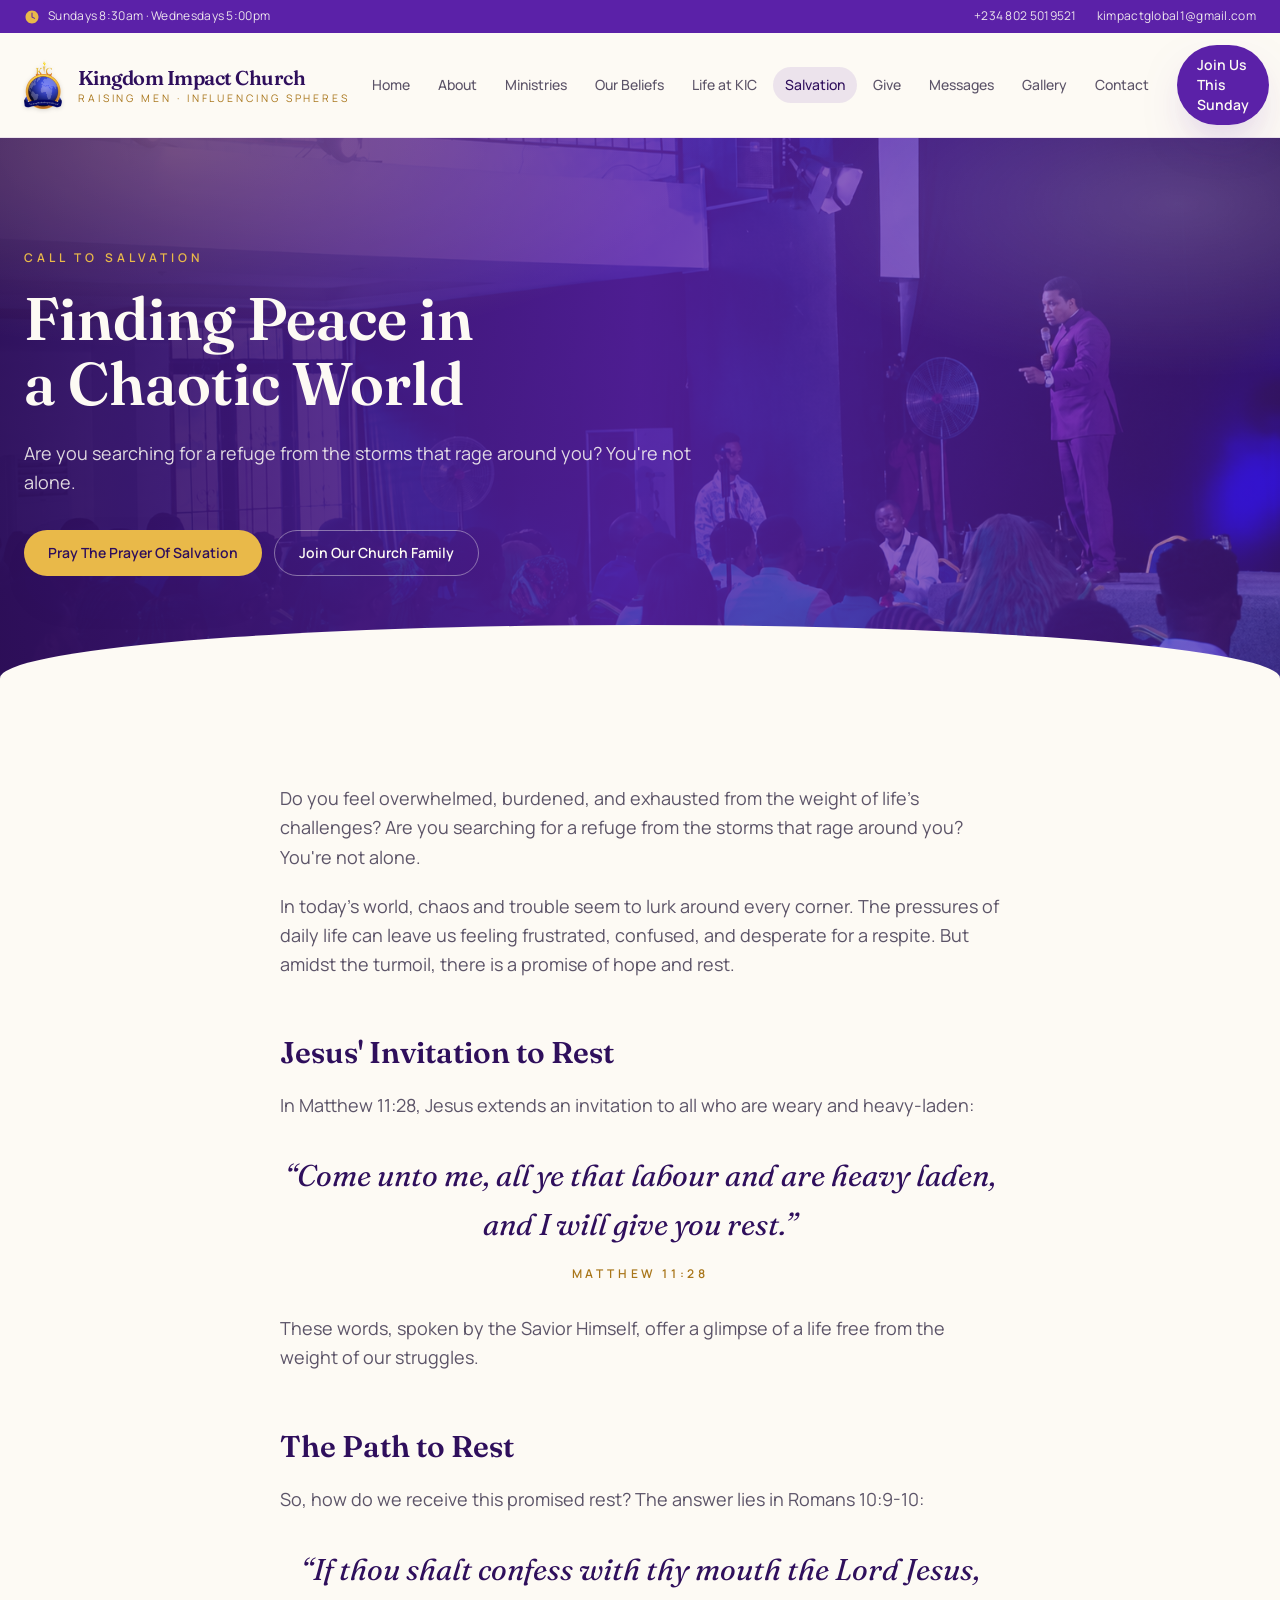
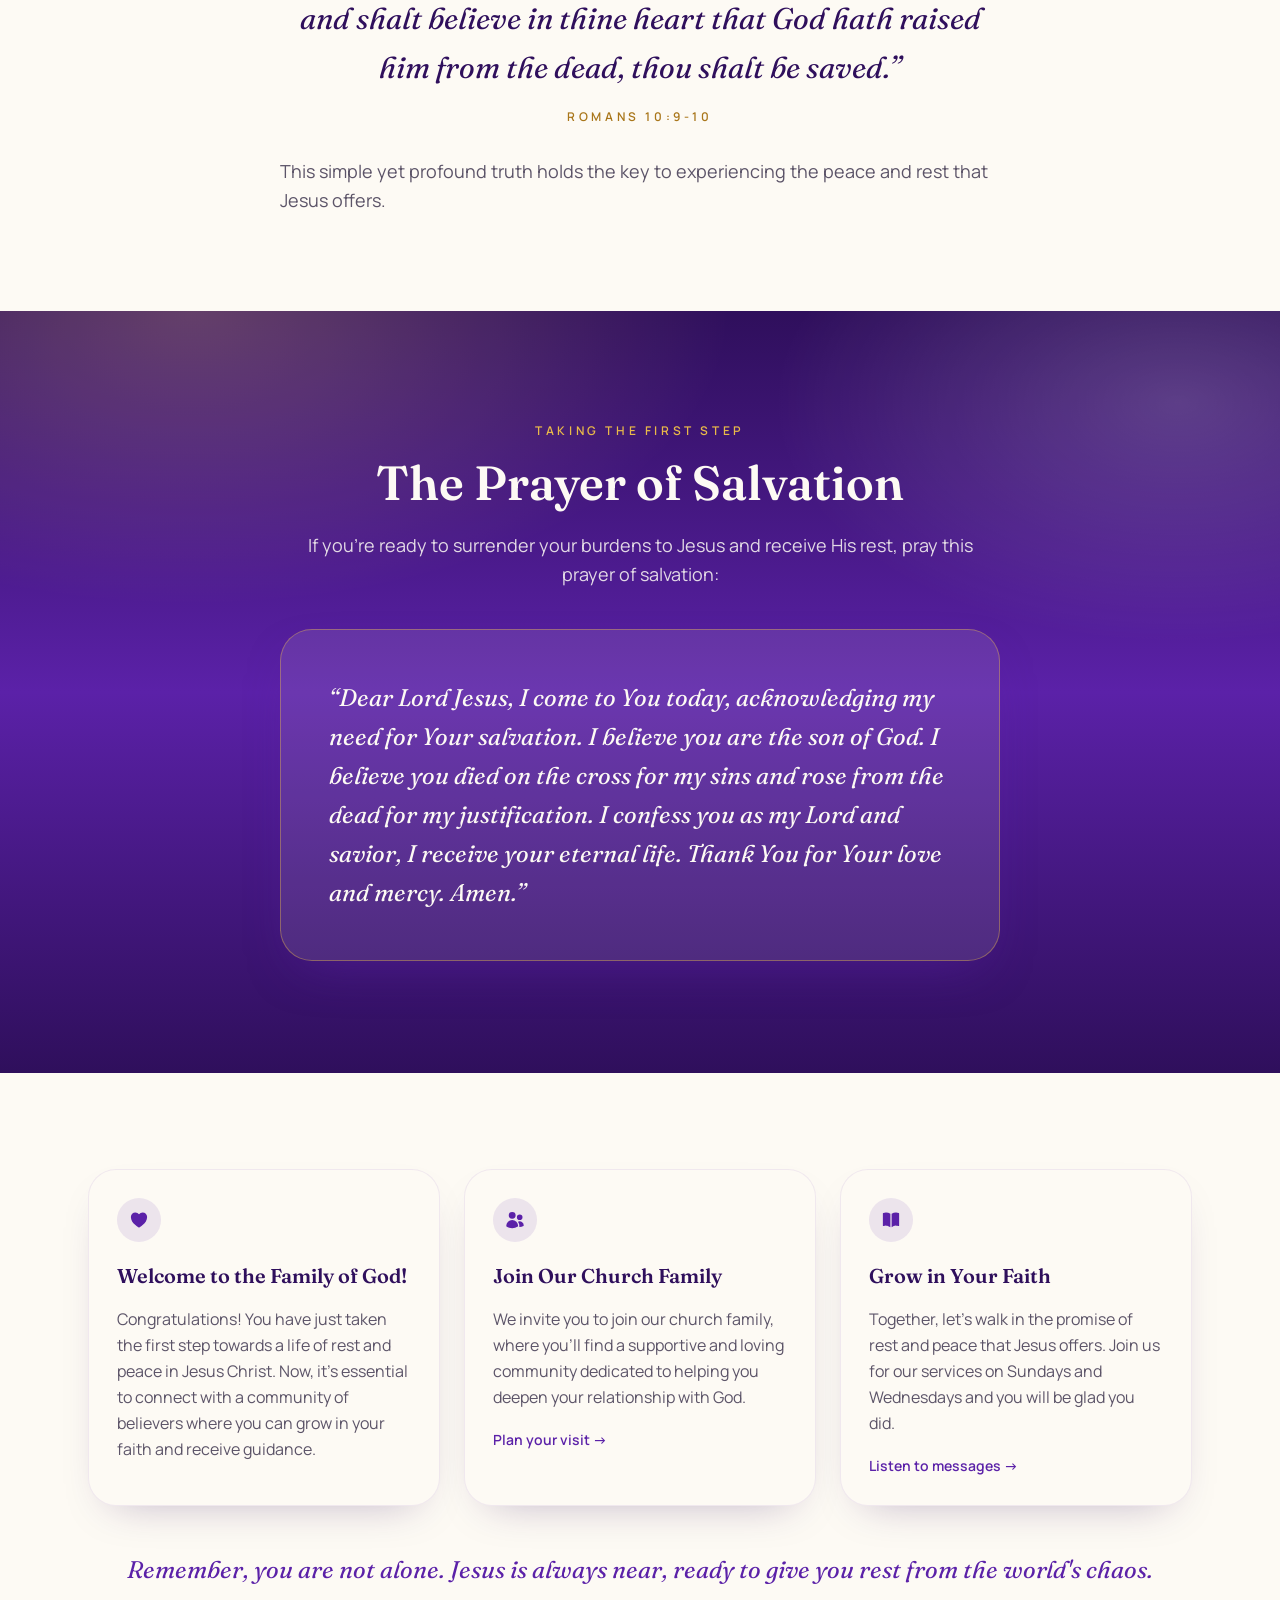
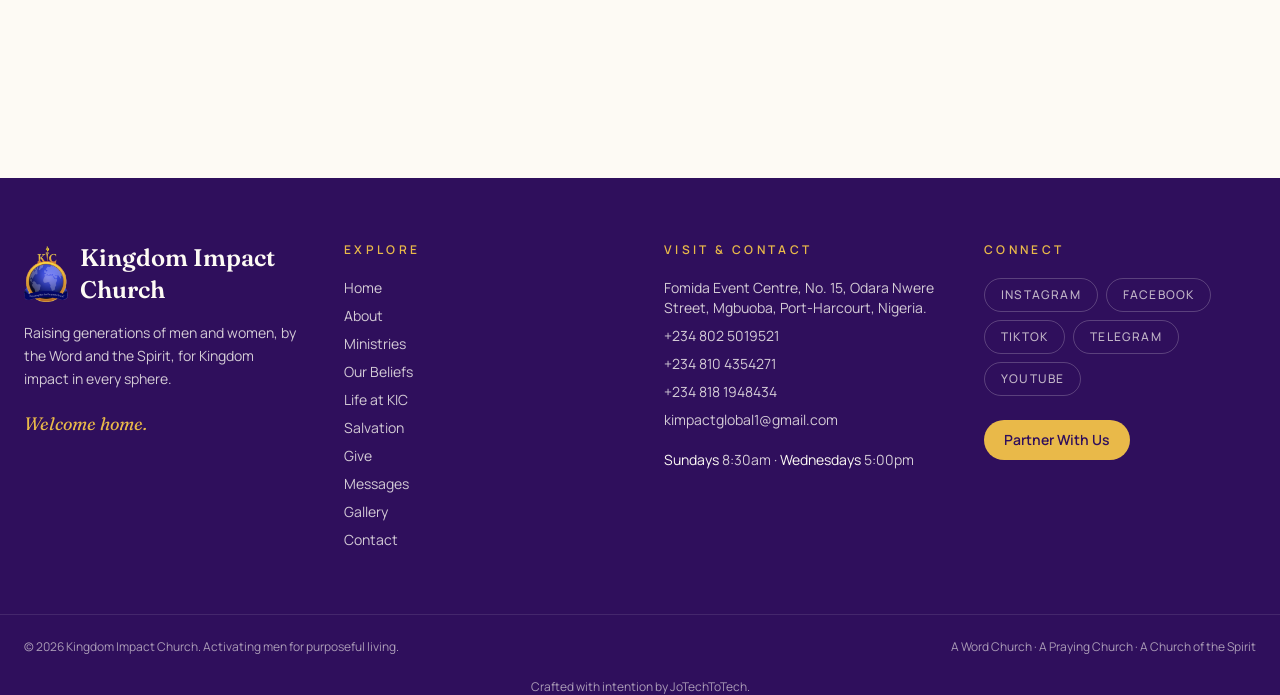
<file: salvation.html>
<!DOCTYPE html>
<html lang="en" class="scroll-smooth">
<head>
<meta charset="utf-8" />
<meta name="viewport" content="width=device-width, initial-scale=1" />
<title>Salvation | Kingdom Impact Church</title>
<meta name="description" content="Finding peace in a chaotic world: Jesus' invitation to rest, the path to rest and the prayer of salvation at Kingdom Impact Church." />
<meta name="author" content="Kingdom Impact Church" />
<meta property="og:site_name" content="Kingdom Impact Church" />
<meta property="og:title" content="Salvation | Kingdom Impact Church" />
<meta property="og:description" content="Finding peace in a chaotic world: Jesus' invitation to rest, the path to rest and the prayer of salvation at Kingdom Impact Church." />
<meta property="og:type" content="website" />
<meta property="og:image" content="assets/img/welcome-home.jpg" />
<meta name="twitter:card" content="summary_large_image" />
<meta name="twitter:title" content="Salvation | Kingdom Impact Church" />
<meta name="twitter:description" content="Finding peace in a chaotic world: Jesus' invitation to rest, the path to rest and the prayer of salvation at Kingdom Impact Church." />
<link rel="canonical" href="salvation.html" />
<link rel="preconnect" href="https://fonts.googleapis.com" />
<link rel="preconnect" href="https://fonts.gstatic.com" crossorigin />
<link href="https://fonts.googleapis.com/css2?family=Fraunces:ital,opsz,wght@0,9..144,400;0,9..144,500;0,9..144,600;0,9..144,700;1,9..144,400;1,9..144,500&family=Manrope:wght@300;400;500;600;700&display=swap" rel="stylesheet" />
<link rel="stylesheet" href="assets/css/tailwind.css" />
<link rel="stylesheet" href="assets/css/site.css" />
<link rel="icon" href="favicon.png" type="image/png" />
<link rel="apple-touch-icon" href="favicon.png" />
</head>
<body class="bg-cream font-body text-ink antialiased">
<a href="#main" class="sr-only focus:not-sr-only focus:absolute focus:left-4 focus:top-4 focus:z-[100] focus:rounded-full focus:bg-royal focus:px-5 focus:py-2 focus:text-cream">Skip to main content</a>

<header class="sticky top-0 z-50 border-b border-royal/10 bg-cream/90 backdrop-blur-md">
  <div class="hidden bg-royal text-cream/90 lg:block">
    <div class="mx-auto flex max-w-7xl items-center justify-between gap-6 px-6 py-2 text-xs tracking-wide">
      <p class="flex items-center gap-2"><span class="text-gold"><svg class="h-4 w-4 inline" viewBox="0 0 24 24" fill="currentColor" aria-hidden="true"><path fill-rule="evenodd" d="M12 2.25c-5.385 0-9.75 4.365-9.75 9.75s4.365 9.75 9.75 9.75 9.75-4.365 9.75-9.75S17.385 2.25 12 2.25ZM12.75 6a.75.75 0 0 0-1.5 0v6c0 .284.16.544.415.67l4 2a.75.75 0 0 0 .67-1.34l-3.585-1.794V6Z" clip-rule="evenodd"/></svg></span> Sundays 8:30am &middot; Wednesdays 5:00pm</p>
      <div class="flex items-center gap-5">
        <a class="hover:text-gold transition" href="tel:+2348025019521">+234 802 5019521</a>
        <a class="hover:text-gold transition" href="mailto:kimpactglobal1@gmail.com">kimpactglobal1@gmail.com</a>
      </div>
    </div>
  </div>
  <div class="mx-auto flex max-w-7xl items-center justify-between gap-4 px-5 py-3 sm:px-6">
    <a href="index.html" class="flex items-center gap-3 md:gap-4" aria-label="Kingdom Impact Church home">
      <img src="assets/img/kic-logo.png" alt="Kingdom Impact Church logo" class="h-12 w-auto drop-shadow-sm" width="48" height="61" />
      <span class="leading-tight">
        <span class="block font-display text-lg font-semibold tracking-tight text-royal-deep sm:text-xl md:whitespace-nowrap">Kingdom Impact Church</span>
        <span class="block text-[0.65rem] uppercase tracking-[0.28em] text-gold-deep md:whitespace-nowrap">Raising Men &middot; Influencing Spheres</span>
      </span>
    </a>
    <nav class="hidden items-center gap-1 xl:flex" aria-label="Primary"><a href="index.html" class="nav-link">Home</a><a href="about.html" class="nav-link">About</a><a href="ministries.html" class="nav-link">Ministries</a><a href="beliefs.html" class="nav-link">Our Beliefs</a><a href="life-at-kic.html" class="nav-link">Life at KIC</a><a href="salvation.html" class="nav-link nav-link-active" aria-current="page">Salvation</a><a href="give.html" class="nav-link">Give</a><a href="messages.html" class="nav-link">Messages</a><a href="gallery.html" class="nav-link">Gallery</a><a href="contact.html" class="nav-link">Contact</a></nav>
    <div class="flex items-center gap-2">
      <a href="contact.html" class="hidden rounded-full bg-royal px-5 py-2.5 text-sm font-semibold text-cream shadow-glow transition hover:bg-royal-deep hover:-translate-y-0.5 sm:inline-flex">Join Us This Sunday</a>
      <button type="button" class="menu-toggle grid h-11 w-11 place-items-center rounded-full border border-royal/20 text-royal-deep xl:hidden" aria-label="Open menu" aria-expanded="false" aria-controls="mobile-nav">
        <svg class="h-6 w-6" fill="none" stroke="currentColor" stroke-width="1.8" viewBox="0 0 24 24" aria-hidden="true"><path stroke-linecap="round" d="M3.75 6.75h16.5M3.75 12h16.5M3.75 17.25h16.5"/></svg>
      </button>
    </div>
  </div>
  <div id="mobile-nav" class="hidden border-t border-royal/10 bg-cream xl:hidden">
    <nav class="mx-auto flex max-w-7xl flex-col px-5 py-3" aria-label="Mobile">
      <a href="index.html" class="mobile-link">Home</a><a href="about.html" class="mobile-link">About</a><a href="ministries.html" class="mobile-link">Ministries</a><a href="beliefs.html" class="mobile-link">Our Beliefs</a><a href="life-at-kic.html" class="mobile-link">Life at KIC</a><a href="salvation.html" class="mobile-link text-royal">Salvation</a><a href="give.html" class="mobile-link">Give</a><a href="messages.html" class="mobile-link">Messages</a><a href="gallery.html" class="mobile-link">Gallery</a><a href="contact.html" class="mobile-link">Contact</a>
      <a href="contact.html" class="mt-3 rounded-full bg-royal px-5 py-3 text-center text-sm font-semibold text-cream">Join Us This Sunday</a>
      <div class="mt-3 flex flex-wrap gap-4 border-t border-royal/10 pt-3 text-sm text-ink-soft">
        <a class="hover:text-royal" href="tel:+2348025019521">Call us</a>
        <a class="hover:text-royal" href="mailto:kimpactglobal1@gmail.com">Email us</a>
        <a class="hover:text-royal" href="https://www.google.com/maps/search/?api=1&query=208+Obi+Wali+Road,+Rumuigbo,+Port+Harcourt,+Nigeria" target="_blank" rel="noopener">Open map</a>
      </div>
    </nav>
  </div>
</header>
<main id="main">
<section class="relative overflow-hidden">
  <img src="assets/img/welcome-home.jpg" alt="" aria-hidden="true" class="absolute inset-0 h-full w-full object-cover" />
  <div class="absolute inset-0 bg-gradient-to-r from-royal-deep/95 via-royal/85 to-royal/55"></div>
  <div class="light-rays"></div>
  <div class="relative mx-auto max-w-7xl px-6 py-20 sm:py-28">
    <p class="reveal text-xs font-semibold uppercase tracking-[0.34em] text-gold">Call To Salvation</p>
    <h1 class="reveal mt-5 max-w-3xl font-display text-4xl font-semibold leading-[1.08] text-cream sm:text-5xl lg:text-6xl">Finding Peace in a Chaotic World</h1>
    <p class="reveal mt-6 max-w-2xl text-lg leading-relaxed text-cream/85">Are you searching for a refuge from the storms that rage around you? You're not alone.</p>
    <div class="mt-8 flex flex-wrap gap-3"><a href="#prayer" class="btn-gold">Pray The Prayer Of Salvation</a><a href="contact.html" class="btn-outline-light">Join Our Church Family</a></div>
  </div>
  <div class="curve-divider"></div>
</section>

<section class="bg-cream py-20 sm:py-24">
  <div class="mx-auto max-w-3xl px-6">
    <div class="reveal space-y-5 text-lg leading-relaxed text-ink-soft">
      <p>Do you feel overwhelmed, burdened, and exhausted from the weight of life's challenges? Are you searching for a refuge from the storms that rage around you? You're not alone.</p>
      <p>In today's world, chaos and trouble seem to lurk around every corner. The pressures of daily life can leave us feeling frustrated, confused, and desperate for a respite. But amidst the turmoil, there is a promise of hope and rest.</p>
    </div>

    <div class="reveal mt-14">
      <h2 class="font-display text-3xl font-semibold text-royal-deep">Jesus' Invitation to Rest</h2>
      <p class="mt-5 text-lg leading-relaxed text-ink-soft">In Matthew 11:28, Jesus extends an invitation to all who are weary and heavy-laden:</p>
      <div class="mt-8">
<figure class="mx-auto max-w-3xl text-center">
  <blockquote class="font-display text-2xl italic leading-relaxed text-royal-deep sm:text-3xl">&ldquo;Come unto me, all ye that labour and are heavy laden, and I will give you rest.&rdquo;</blockquote>
  <figcaption class="mt-4 text-xs font-semibold uppercase tracking-[0.3em] text-gold-deep">Matthew 11:28</figcaption>
</figure>
</div>
      <p class="mt-8 text-lg leading-relaxed text-ink-soft">These words, spoken by the Savior Himself, offer a glimpse of a life free from the weight of our struggles.</p>
    </div>

    <div class="reveal mt-14">
      <h2 class="font-display text-3xl font-semibold text-royal-deep">The Path to Rest</h2>
      <p class="mt-5 text-lg leading-relaxed text-ink-soft">So, how do we receive this promised rest? The answer lies in Romans 10:9-10:</p>
      <div class="mt-8">
<figure class="mx-auto max-w-3xl text-center">
  <blockquote class="font-display text-2xl italic leading-relaxed text-royal-deep sm:text-3xl">&ldquo;If thou shalt confess with thy mouth the Lord Jesus, and shalt believe in thine heart that God hath raised him from the dead, thou shalt be saved.&rdquo;</blockquote>
  <figcaption class="mt-4 text-xs font-semibold uppercase tracking-[0.3em] text-gold-deep">Romans 10:9-10</figcaption>
</figure>
</div>
      <p class="mt-8 text-lg leading-relaxed text-ink-soft">This simple yet profound truth holds the key to experiencing the peace and rest that Jesus offers.</p>
    </div>
  </div>
</section>

<section id="prayer" class="relative overflow-hidden bg-gradient-to-b from-royal-deep via-royal to-royal-deep py-20 text-cream sm:py-28">
  <div class="light-rays"></div>
  <div class="relative mx-auto max-w-3xl px-6 text-center">
    <p class="eyebrow text-gold">Taking The First Step</p>
    <h2 class="mt-5 font-display text-4xl font-semibold sm:text-5xl">The Prayer of Salvation</h2>
    <p class="mt-6 text-lg leading-relaxed text-cream/85">If you're ready to surrender your burdens to Jesus and receive His rest, pray this prayer of salvation:</p>
    <blockquote class="mt-10 rounded-[2rem] border border-gold/40 bg-cream/10 p-8 text-left font-display text-xl italic leading-relaxed text-cream shadow-glow sm:p-12 sm:text-2xl">
      &ldquo;Dear Lord Jesus, I come to You today, acknowledging my need for Your salvation. I believe you are the son of God. I believe you died on the cross for my sins and rose from the dead for my justification. I confess you as my Lord and savior, I receive your eternal life. Thank You for Your love and mercy. Amen.&rdquo;
    </blockquote>
  </div>
</section>

<section class="bg-cream py-20 sm:py-24">
  <div class="mx-auto max-w-6xl px-6">
    <div class="grid gap-6 md:grid-cols-3">
      <article class="reveal card"><span class="card-icon"><svg class="h-5 w-5" viewBox="0 0 24 24" fill="currentColor" aria-hidden="true"><path d="m11.645 20.91-.007-.003-.022-.012a15.247 15.247 0 0 1-.383-.218 25.18 25.18 0 0 1-4.244-3.17C4.688 15.36 2.25 12.174 2.25 8.25 2.25 5.322 4.714 3 7.688 3A5.5 5.5 0 0 1 12 5.052 5.5 5.5 0 0 1 16.313 3c2.973 0 5.437 2.322 5.437 5.25 0 3.925-2.438 7.111-4.739 9.256a25.175 25.175 0 0 1-4.244 3.17 15.247 15.247 0 0 1-.383.219l-.022.012-.007.004-.003.001a.752.752 0 0 1-.704 0l-.003-.001Z"/></svg></span>
        <h2 class="mt-5 font-display text-xl font-semibold text-royal-deep">Welcome to the Family of God!</h2>
        <p class="mt-4 leading-relaxed text-ink-soft">Congratulations! You have just taken the first step towards a life of rest and peace in Jesus Christ. Now, it's essential to connect with a community of believers where you can grow in your faith and receive guidance.</p>
      </article>
      <article class="reveal card"><span class="card-icon"><svg class="h-5 w-5" viewBox="0 0 24 24" fill="currentColor" aria-hidden="true"><path d="M4.5 6.375a4.125 4.125 0 1 1 8.25 0 4.125 4.125 0 0 1-8.25 0ZM14.25 8.625a3.375 3.375 0 1 1 6.75 0 3.375 3.375 0 0 1-6.75 0ZM1.5 19.125a7.125 7.125 0 0 1 14.25 0v.003l-.001.119a.75.75 0 0 1-.363.63 13.067 13.067 0 0 1-6.761 1.873c-2.472 0-4.786-.684-6.76-1.873a.75.75 0 0 1-.364-.63l-.001-.122ZM17.25 19.128l-.001.144a2.25 2.25 0 0 1-.233.96 10.088 10.088 0 0 0 5.06-1.01.75.75 0 0 0 .42-.643 4.875 4.875 0 0 0-6.957-4.611 8.586 8.586 0 0 1 1.71 5.157v.003Z"/></svg></span>
        <h2 class="mt-5 font-display text-xl font-semibold text-royal-deep">Join Our Church Family</h2>
        <p class="mt-4 leading-relaxed text-ink-soft">We invite you to join our church family, where you'll find a supportive and loving community dedicated to helping you deepen your relationship with God.</p>
        <a href="contact.html" class="mt-5 inline-flex text-sm font-semibold text-royal underline-offset-4 hover:text-gold-deep hover:underline">Plan your visit &rarr;</a>
      </article>
      <article class="reveal card"><span class="card-icon"><svg class="h-5 w-5" viewBox="0 0 24 24" fill="currentColor" aria-hidden="true"><path d="M11.25 4.533A9.707 9.707 0 0 0 6 3a9.735 9.735 0 0 0-3.25.555.75.75 0 0 0-.5.707v14.25a.75.75 0 0 0 1 .707A8.237 8.237 0 0 1 6 18.75c1.995 0 3.823.707 5.25 1.886V4.533ZM12.75 20.636A8.214 8.214 0 0 1 18 18.75c.966 0 1.89.166 2.75.47a.75.75 0 0 0 1-.708V4.262a.75.75 0 0 0-.5-.707A9.735 9.735 0 0 0 18 3a9.707 9.707 0 0 0-5.25 1.533v16.103Z"/></svg></span>
        <h2 class="mt-5 font-display text-xl font-semibold text-royal-deep">Grow in Your Faith</h2>
        <p class="mt-4 leading-relaxed text-ink-soft">Together, let's walk in the promise of rest and peace that Jesus offers. Join us for our services on Sundays and Wednesdays and you will be glad you did.</p>
        <a href="messages-library.html" target="_blank" rel="noopener" class="mt-5 inline-flex text-sm font-semibold text-royal underline-offset-4 hover:text-gold-deep hover:underline">Listen to messages &rarr;</a>
      </article>
    </div>
    <p class="mt-12 text-center font-display text-2xl italic text-royal">Remember, you are not alone. Jesus is always near, ready to give you rest from the world's chaos.</p>
  </div>
</section>
</main>
<footer class="mt-24 bg-royal-deep text-cream/80">
  <div class="mx-auto grid max-w-7xl gap-12 px-6 py-16 md:grid-cols-2 lg:grid-cols-4">
    <div>
      <div class="flex items-center gap-3">
        <img src="assets/img/kic-logo.png" alt="Kingdom Impact Church logo" class="h-14 w-auto" width="56" height="71" />
        <p class="font-display text-2xl font-semibold text-cream">Kingdom Impact Church</p>
      </div>
      <p class="mt-4 max-w-xs text-sm leading-relaxed">Raising generations of men and women, by the Word and the Spirit, for Kingdom impact in every sphere.</p>
      <p class="mt-5 font-display text-lg italic text-gold">Welcome home.</p>
    </div>
    <div>
      <h2 class="text-xs font-semibold uppercase tracking-[0.28em] text-gold">Explore</h2>
      <ul class="mt-5 grid grid-cols-2 gap-y-2 text-sm md:grid-cols-1"><li><a class="transition hover:text-gold" href="index.html">Home</a></li><li><a class="transition hover:text-gold" href="about.html">About</a></li><li><a class="transition hover:text-gold" href="ministries.html">Ministries</a></li><li><a class="transition hover:text-gold" href="beliefs.html">Our Beliefs</a></li><li><a class="transition hover:text-gold" href="life-at-kic.html">Life at KIC</a></li><li><a class="transition hover:text-gold" href="salvation.html">Salvation</a></li><li><a class="transition hover:text-gold" href="give.html">Give</a></li><li><a class="transition hover:text-gold" href="messages.html">Messages</a></li><li><a class="transition hover:text-gold" href="gallery.html">Gallery</a></li><li><a class="transition hover:text-gold" href="contact.html">Contact</a></li></ul>
    </div>
    <div>
      <h2 class="text-xs font-semibold uppercase tracking-[0.28em] text-gold">Visit &amp; Contact</h2>
      <ul class="mt-5 space-y-2 text-sm">
        <li><a class="transition hover:text-gold" href="https://www.google.com/maps/search/?api=1&query=208+Obi+Wali+Road,+Rumuigbo,+Port+Harcourt,+Nigeria" target="_blank" rel="noopener">Fomida Event Centre, No. 15, Odara Nwere Street, Mgbuoba, Port-Harcourt, Nigeria.</a></li>
        <li><a class="transition hover:text-gold" href="tel:+2348025019521">+234 802 5019521</a></li><li><a class="transition hover:text-gold" href="tel:+2348104354271">+234 810 4354271</a></li><li><a class="transition hover:text-gold" href="tel:+2348181948434">+234 818 1948434</a></li>
        <li><a class="transition hover:text-gold" href="mailto:kimpactglobal1@gmail.com">kimpactglobal1@gmail.com</a></li>
      </ul>
      <p class="mt-5 text-sm"><span class="text-cream">Sundays</span> 8:30am &middot; <span class="text-cream">Wednesdays</span> 5:00pm</p>
    </div>
    <div>
      <h2 class="text-xs font-semibold uppercase tracking-[0.28em] text-gold">Connect</h2>
      <div class="mt-5 flex flex-wrap gap-2"><a href="https://www.instagram.com/thekicglobal?igsh=Nm9yOWJ3NWNyNTFh" target="_blank" rel="noopener" aria-label="Instagram" class="rounded-full border border-current/30 px-4 py-2 text-xs font-medium uppercase tracking-widest text-cream/70 transition hover:text-gold">Instagram</a><a href="https://www.facebook.com/thekicglobal" target="_blank" rel="noopener" aria-label="Facebook" class="rounded-full border border-current/30 px-4 py-2 text-xs font-medium uppercase tracking-widest text-cream/70 transition hover:text-gold">Facebook</a><a href="https://www.tiktok.com/@thekicglobal" target="_blank" rel="noopener" aria-label="TikTok" class="rounded-full border border-current/30 px-4 py-2 text-xs font-medium uppercase tracking-widest text-cream/70 transition hover:text-gold">TikTok</a><a href="https://t.me/kicglobal" target="_blank" rel="noopener" aria-label="Telegram" class="rounded-full border border-current/30 px-4 py-2 text-xs font-medium uppercase tracking-widest text-cream/70 transition hover:text-gold">Telegram</a><a href="https://youtube.com/@thekicglobal?si=deO8NxLSejpScGAe" target="_blank" rel="noopener" aria-label="YouTube" class="rounded-full border border-current/30 px-4 py-2 text-xs font-medium uppercase tracking-widest text-cream/70 transition hover:text-gold">YouTube</a></div>
      <a href="give.html" class="mt-6 inline-flex rounded-full bg-gold px-5 py-2.5 text-sm font-semibold text-royal-deep transition hover:bg-gold-light">Partner With Us</a>
    </div>
  </div>
  <div class="border-t border-cream/10">
    <div class="mx-auto flex max-w-7xl flex-col gap-2 px-6 py-6 text-xs text-cream/60 sm:flex-row sm:items-center sm:justify-between">
      <p>&copy; 2026 Kingdom Impact Church. Activating men for purposeful living.</p>
      <p>A Word Church &middot; A Praying Church &middot; A Church of the Spirit</p>
    </div>
    <p class="mx-auto max-w-7xl px-6 pb-6 text-center text-xs text-cream/60">Crafted with intention by <a class="transition hover:text-gold" href="https://jotechtotech.com" target="_blank" rel="noopener noreferrer">JoTechToTech</a>.</p>
  </div>
</footer>
<script src="assets/js/site.js" defer></script>
</body>
</html>
</file>
<file: assets/css/site.css>
/* Kingdom Impact Church — atmosphere: soft light, gentle curves, calm motion */

.light-rays {
  position: absolute;
  inset: 0;
  pointer-events: none;
  background:
    radial-gradient(60% 55% at 15% 0%, rgba(233, 185, 73, 0.28), transparent 70%),
    radial-gradient(45% 45% at 92% 12%, rgba(255, 255, 255, 0.18), transparent 70%);
  mix-blend-mode: screen;
}

.curve-divider {
  position: absolute;
  bottom: -1px;
  left: 0;
  right: 0;
  height: 64px;
  background: #fdfaf4;
  border-top-left-radius: 60% 100%;
  border-top-right-radius: 60% 100%;
}

/* Gentle scroll reveals */
.reveal {
  opacity: 0;
  transform: translateY(22px);
  transition: opacity 0.9s cubic-bezier(0.22, 1, 0.36, 1),
    transform 0.9s cubic-bezier(0.22, 1, 0.36, 1);
  will-change: opacity, transform;
}

.reveal.is-visible {
  opacity: 1;
  transform: none;
}

.no-js .reveal,
.reveal-off .reveal {
  opacity: 1;
  transform: none;
}

img {
  transition: transform 0.7s cubic-bezier(0.22, 1, 0.36, 1);
}

@media (min-width: 768px) {
  header a[aria-label="Kingdom Impact Church home"] {
    gap: 1rem;
    margin-right: 2rem;
  }

  header a[aria-label="Kingdom Impact Church home"] > span > span {
    white-space: nowrap;
  }
}

@media (prefers-reduced-motion: reduce) {
  .reveal,
  img,
  * {
    transition-duration: 0.01ms !important;
    animation-duration: 0.01ms !important;
  }
  .reveal {
    opacity: 1;
    transform: none;
  }
}

/* Focus visibility for accessible keyboard navigation */
a:focus-visible,
button:focus-visible {
  outline: 3px solid #e9b949;
  outline-offset: 3px;
  border-radius: 9999px;
}

/* ---------- Gallery lightbox ---------- */
.lightbox{position:fixed;inset:0;z-index:120;display:flex;align-items:center;justify-content:center;gap:.5rem;padding:1.25rem;background:color-mix(in oklab, #17082c 92%, transparent);backdrop-filter:blur(6px);opacity:0;transition:opacity .25s ease}
.lightbox[hidden]{display:none}
.lightbox.is-open{opacity:1}
.lb-figure{margin:0;display:flex;max-height:88vh;max-width:min(1100px,92vw);flex-direction:column;align-items:center;gap:.9rem}
.lb-img{max-height:78vh;max-width:100%;border-radius:1rem;box-shadow:0 30px 70px -20px rgba(0,0,0,.7);background:#17082c}
.lb-caption{max-width:60ch;text-align:center;font-size:.875rem;line-height:1.5;color:#f6efe3;opacity:.85}
.lb-close,.lb-nav{display:grid;place-items:center;border-radius:9999px;border:1px solid rgba(246,239,227,.3);background:rgba(246,239,227,.08);color:#f6efe3;transition:background .2s ease,transform .2s ease;cursor:pointer}
.lb-close{position:absolute;top:1rem;right:1rem;height:2.75rem;width:2.75rem;font-size:1.75rem;line-height:1}
.lb-nav{height:3rem;width:3rem;font-size:2rem;line-height:1;flex:none}
.lb-close:hover,.lb-nav:hover{background:rgba(212,168,67,.9);color:#25103f;transform:scale(1.05)}
.lb-close:focus-visible,.lb-nav:focus-visible{outline:3px solid #d4a843;outline-offset:3px}
@media (max-width:640px){.lb-nav{position:absolute;bottom:1.1rem}.lb-prev{left:1.1rem}.lb-next{right:1.1rem}}
</file>
